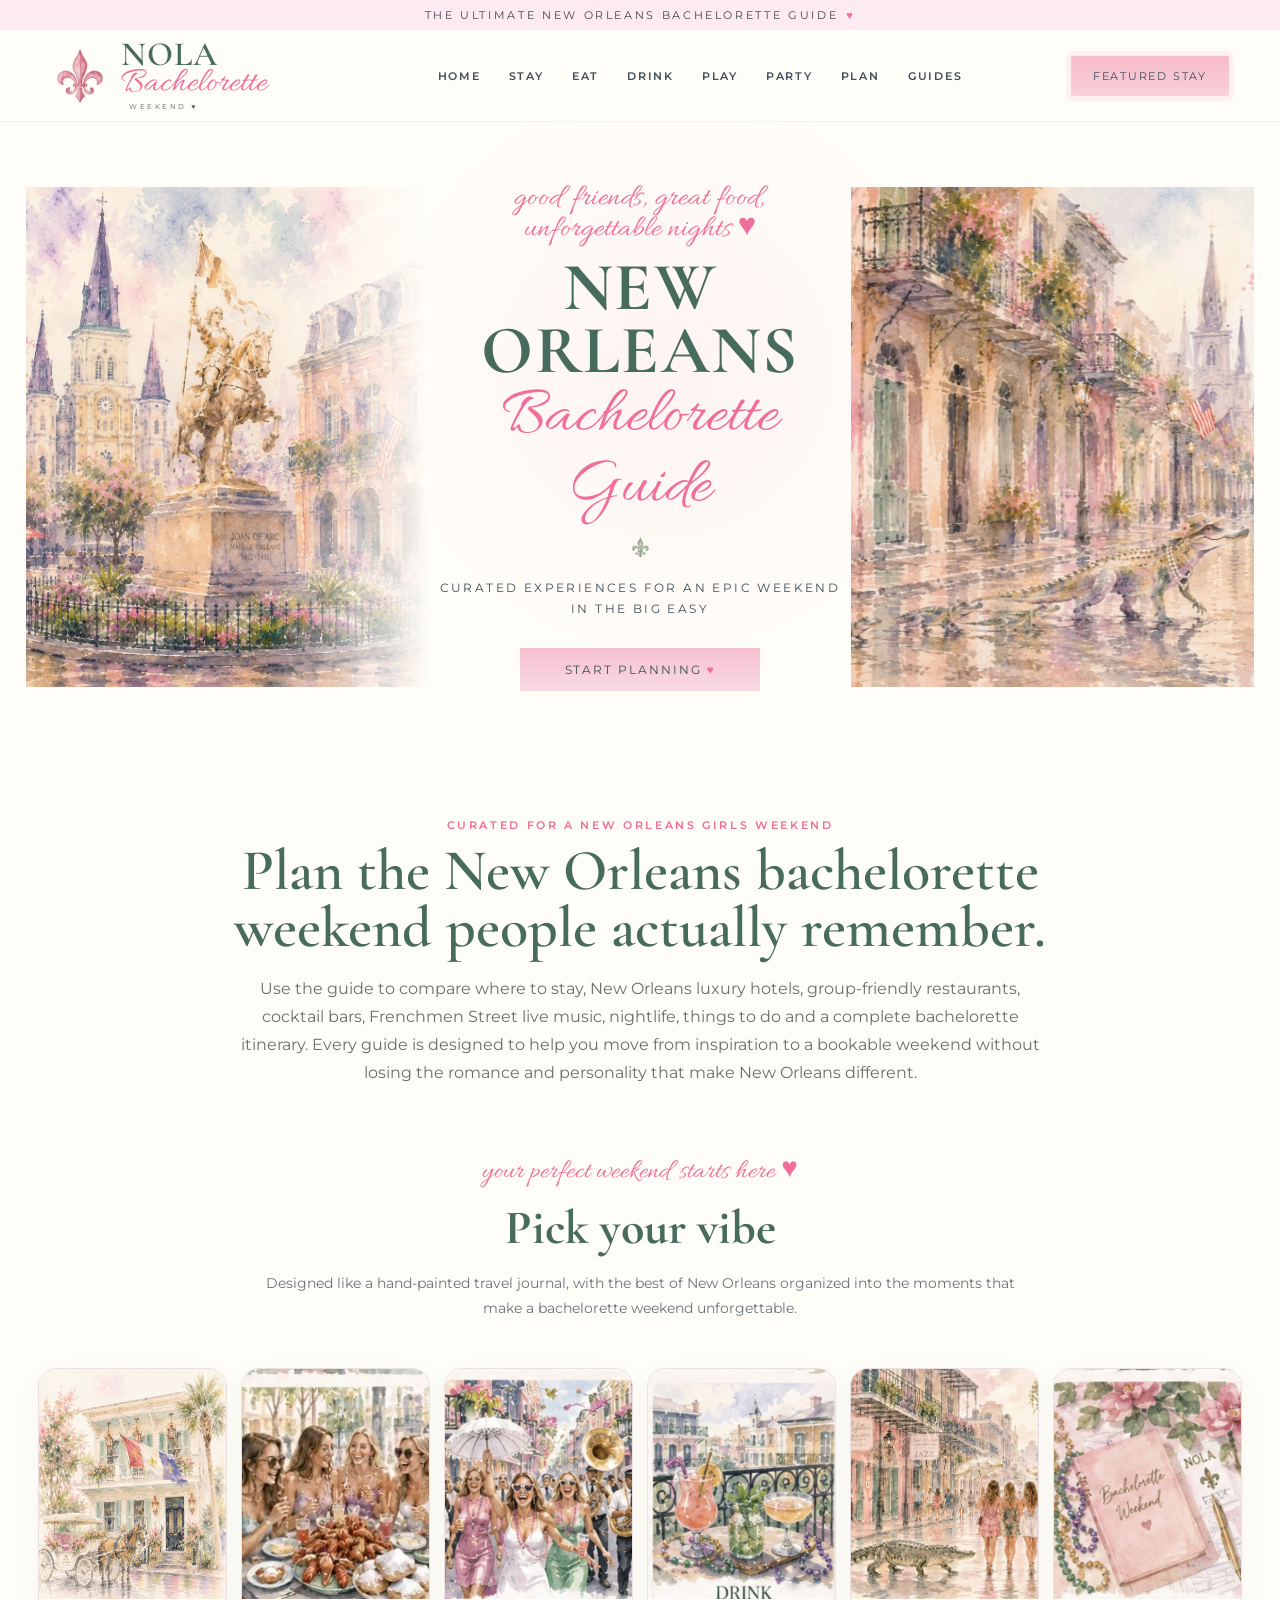
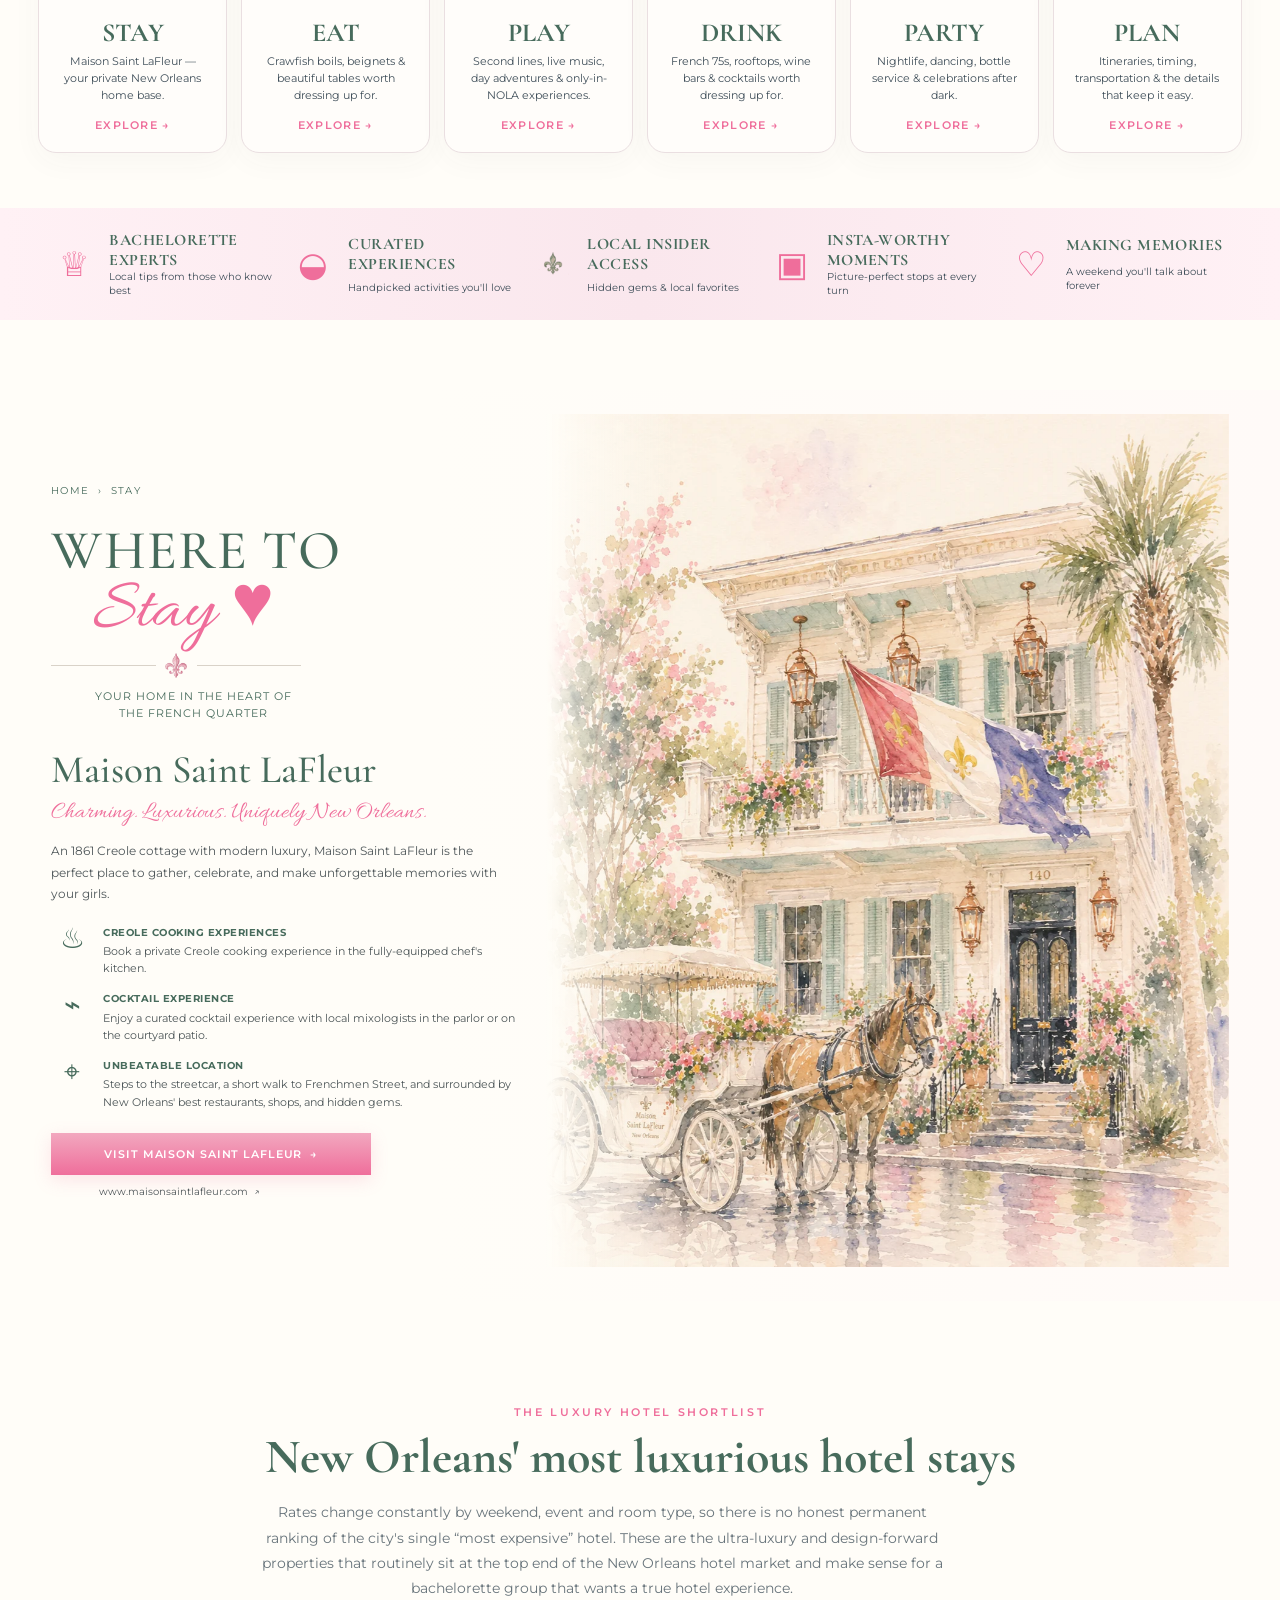
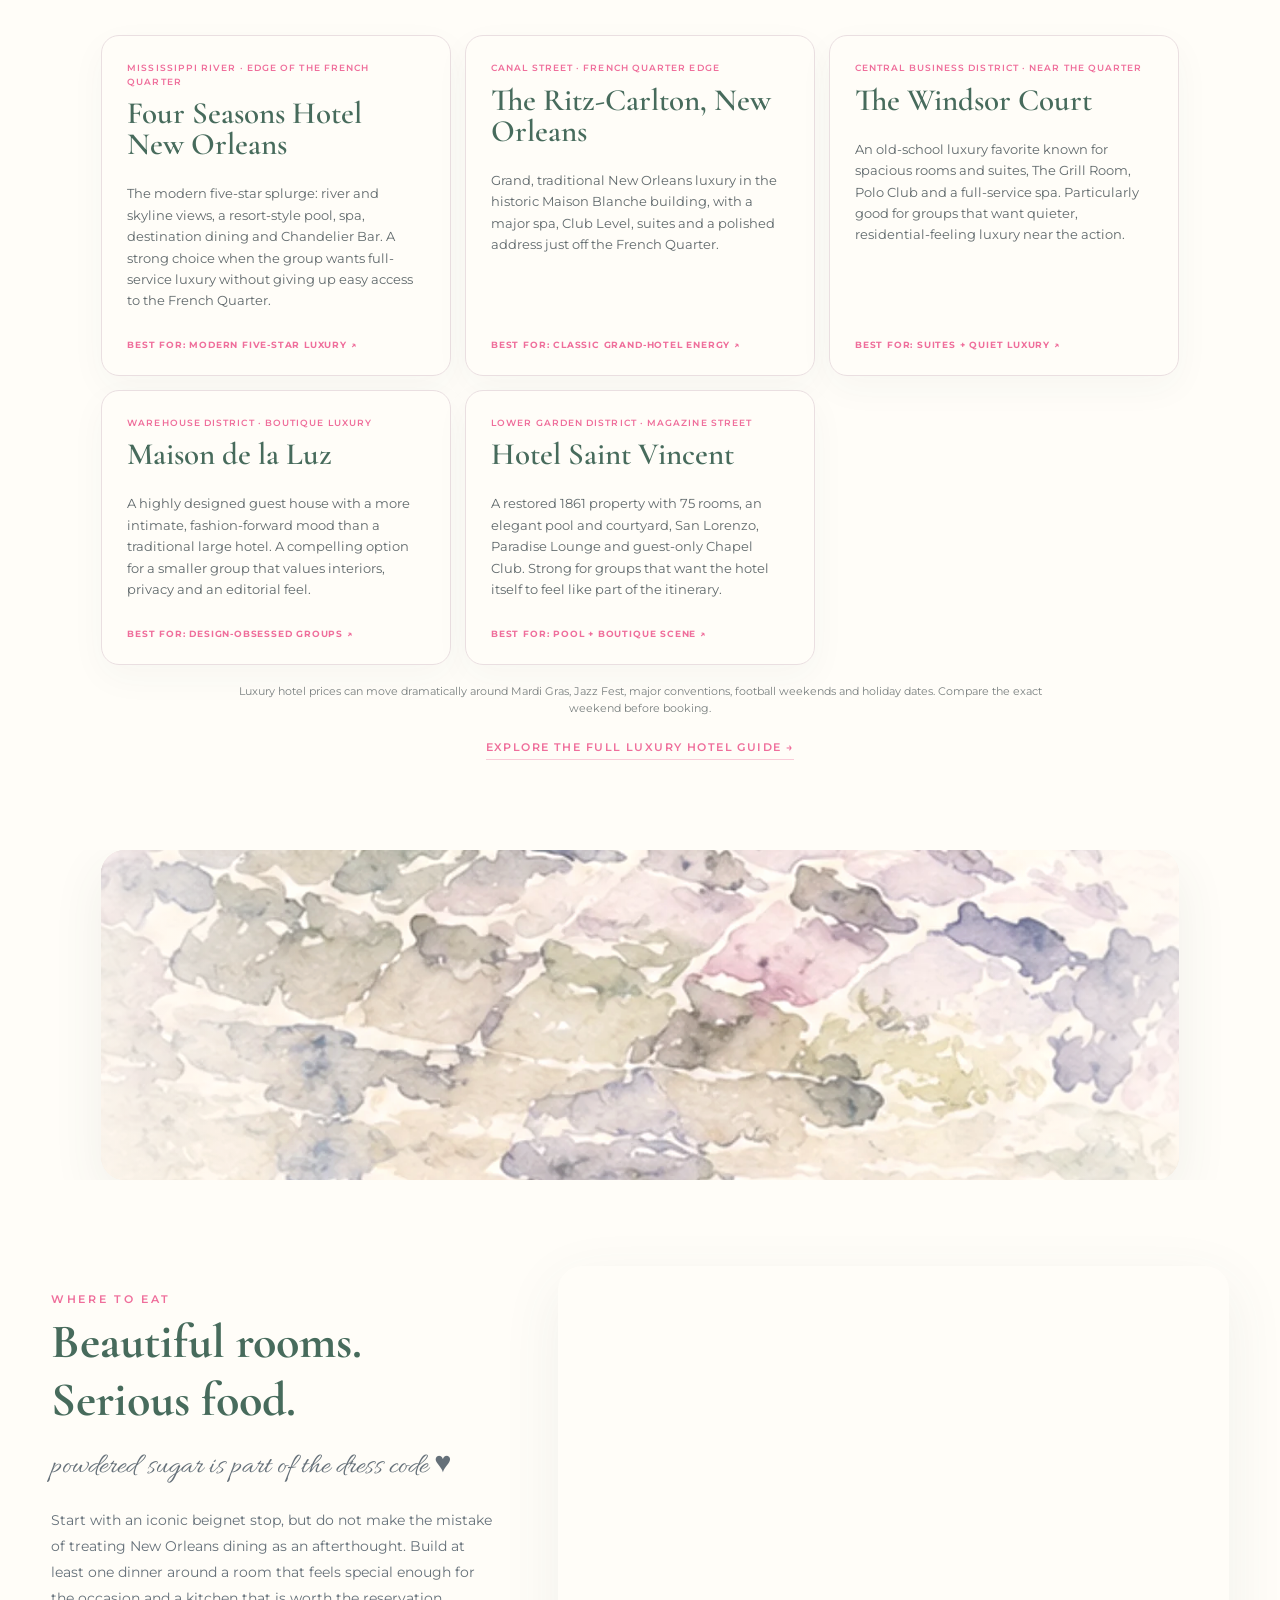
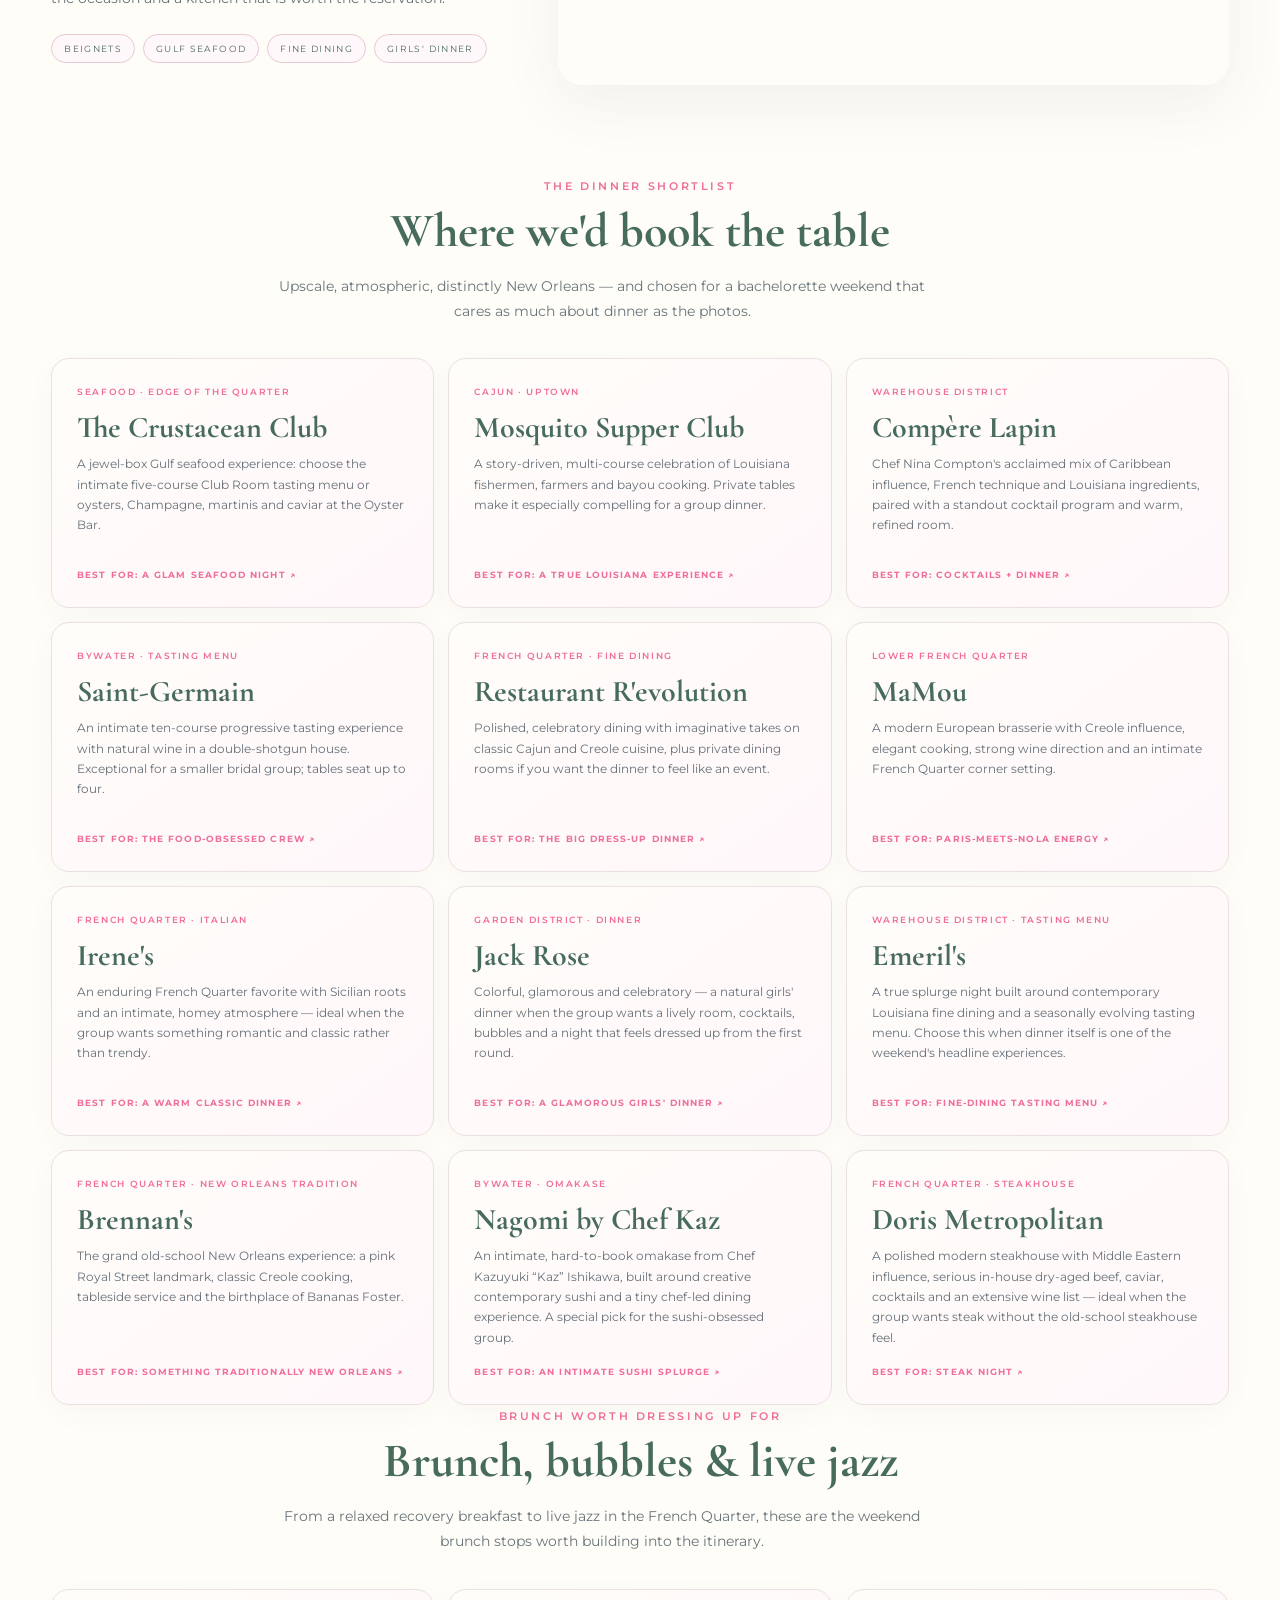
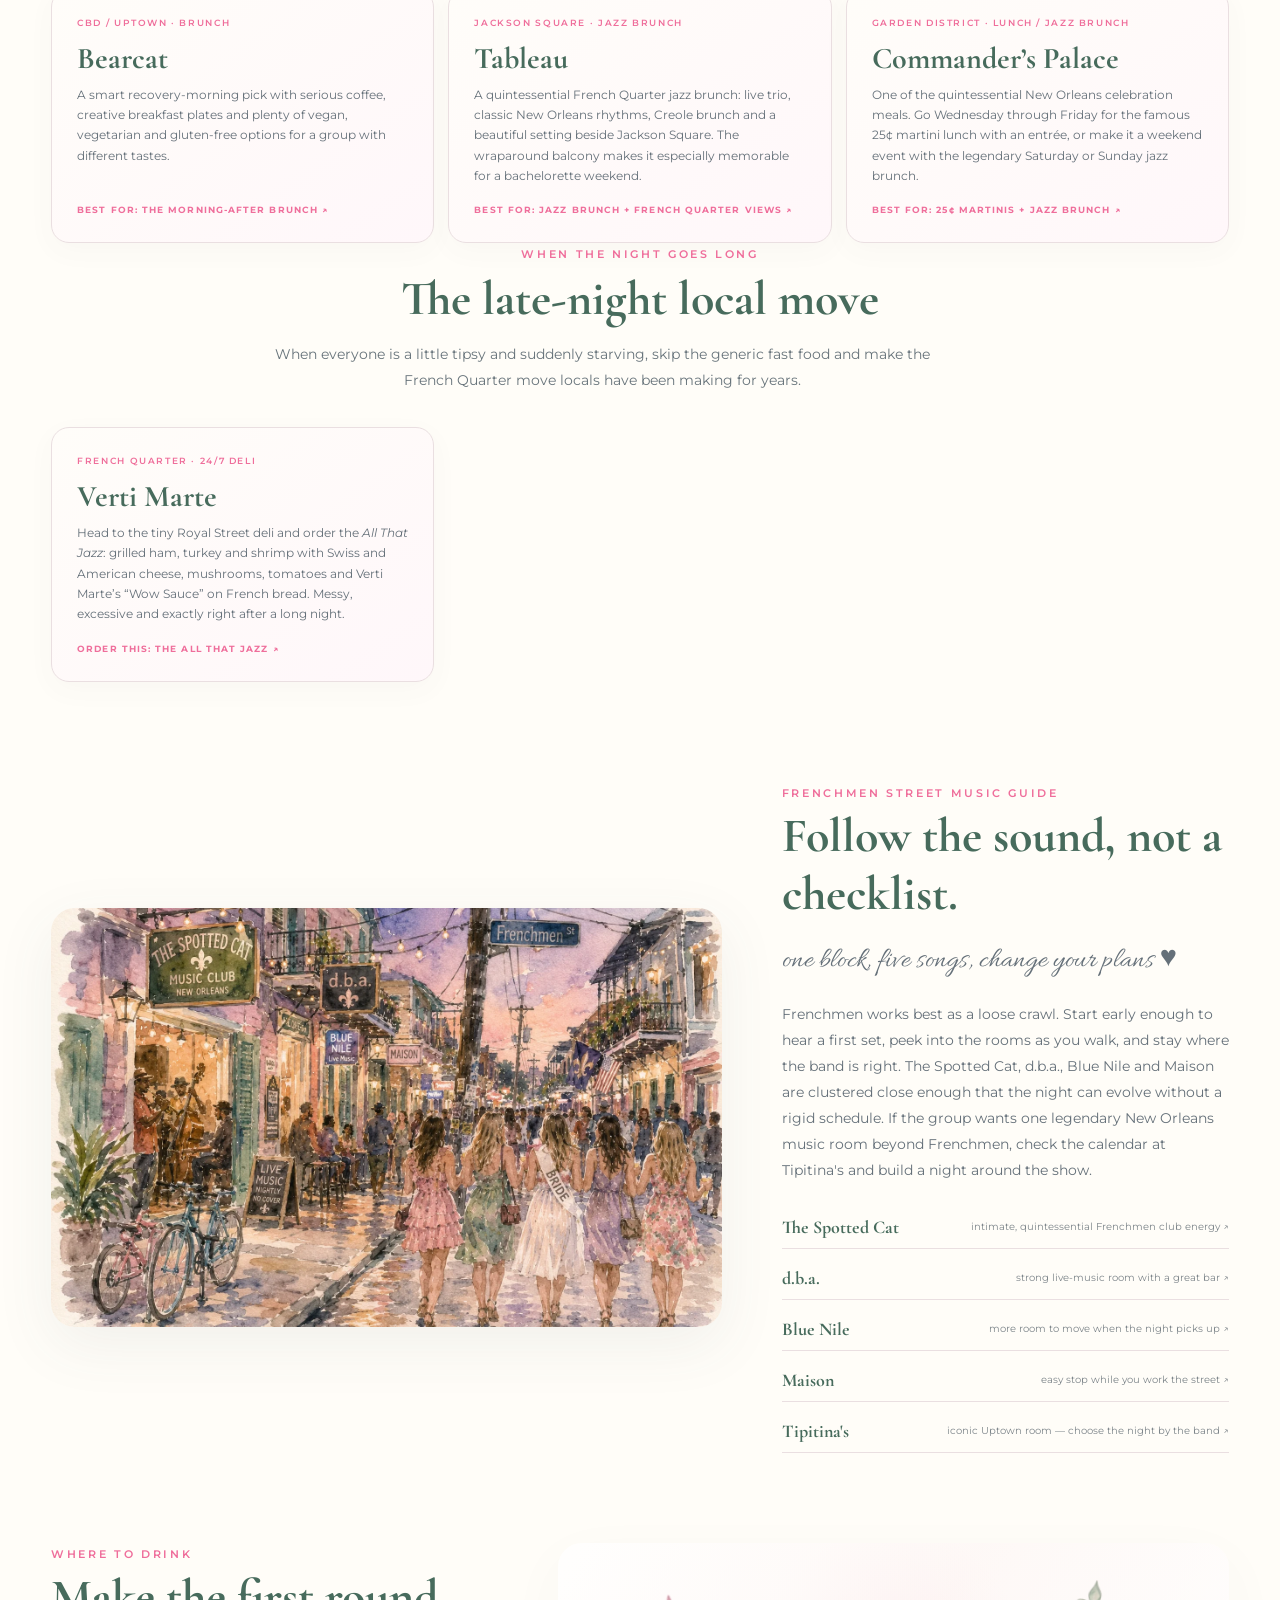
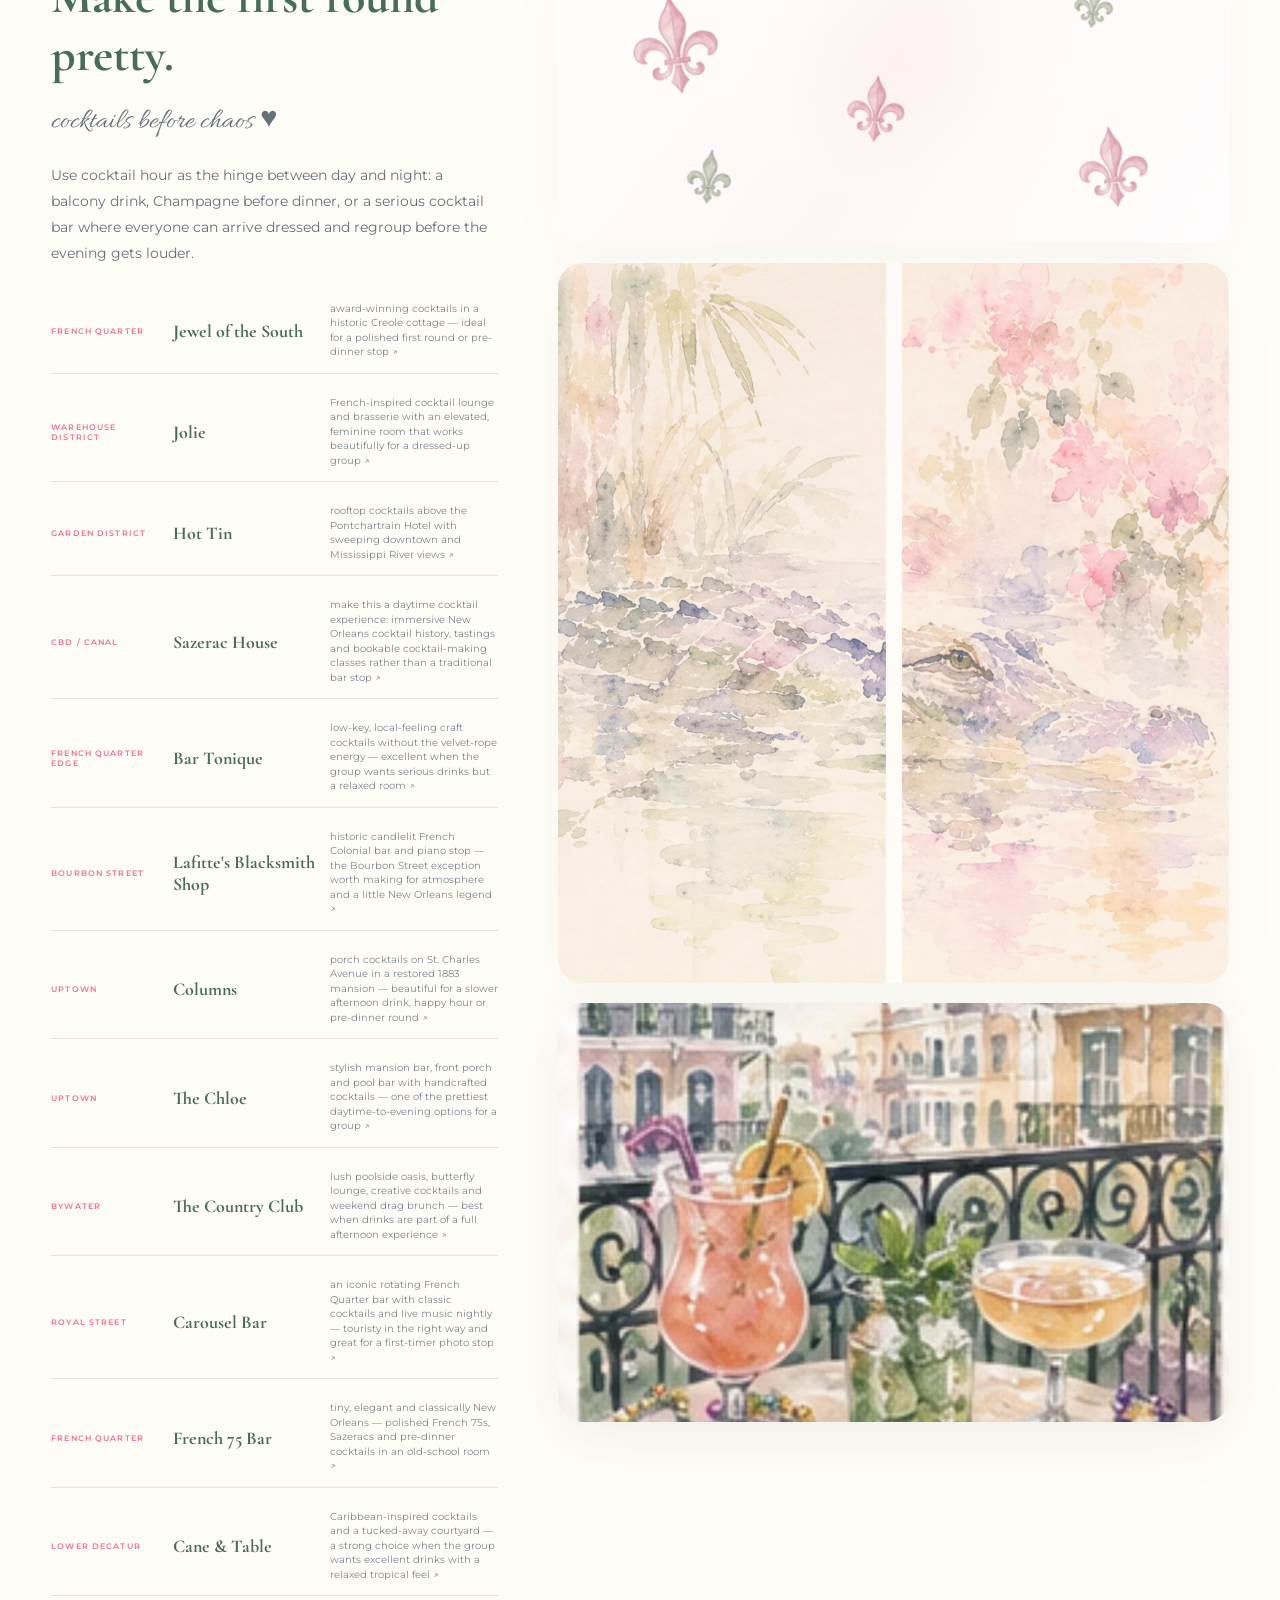
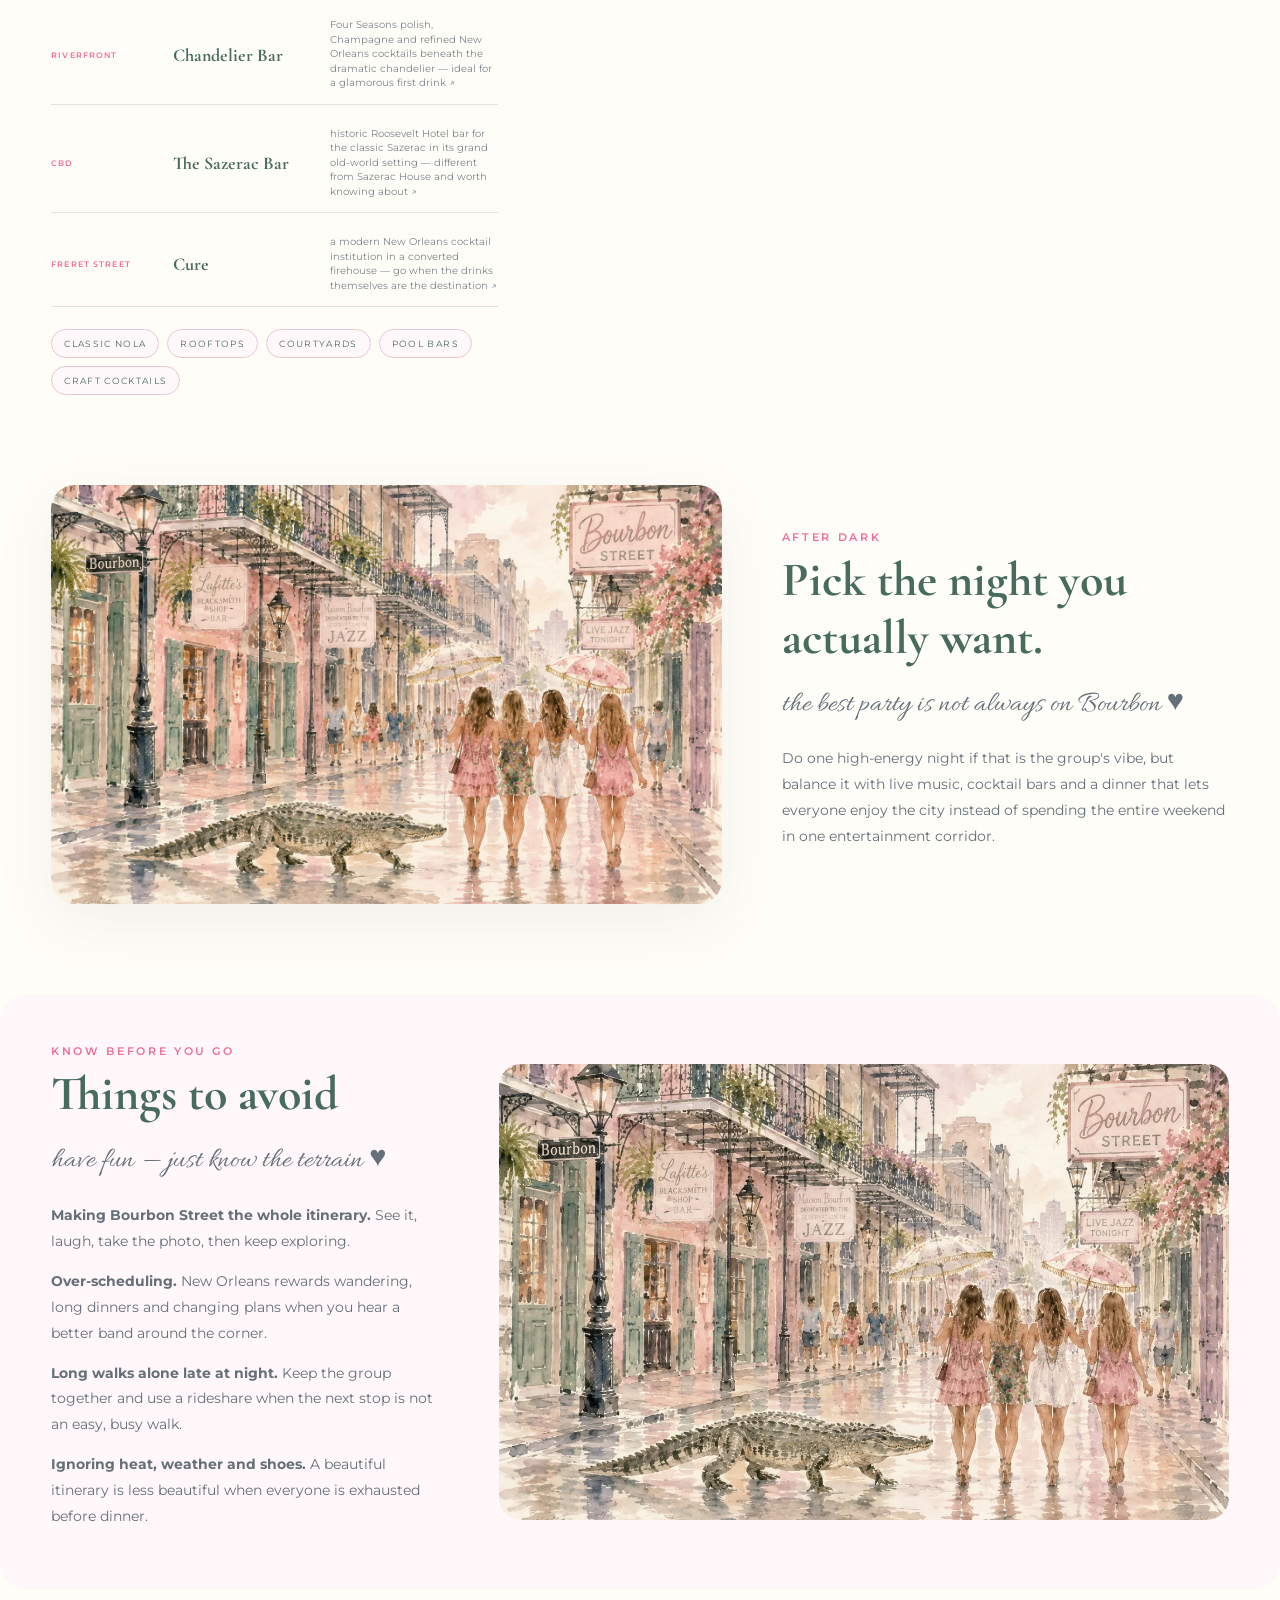
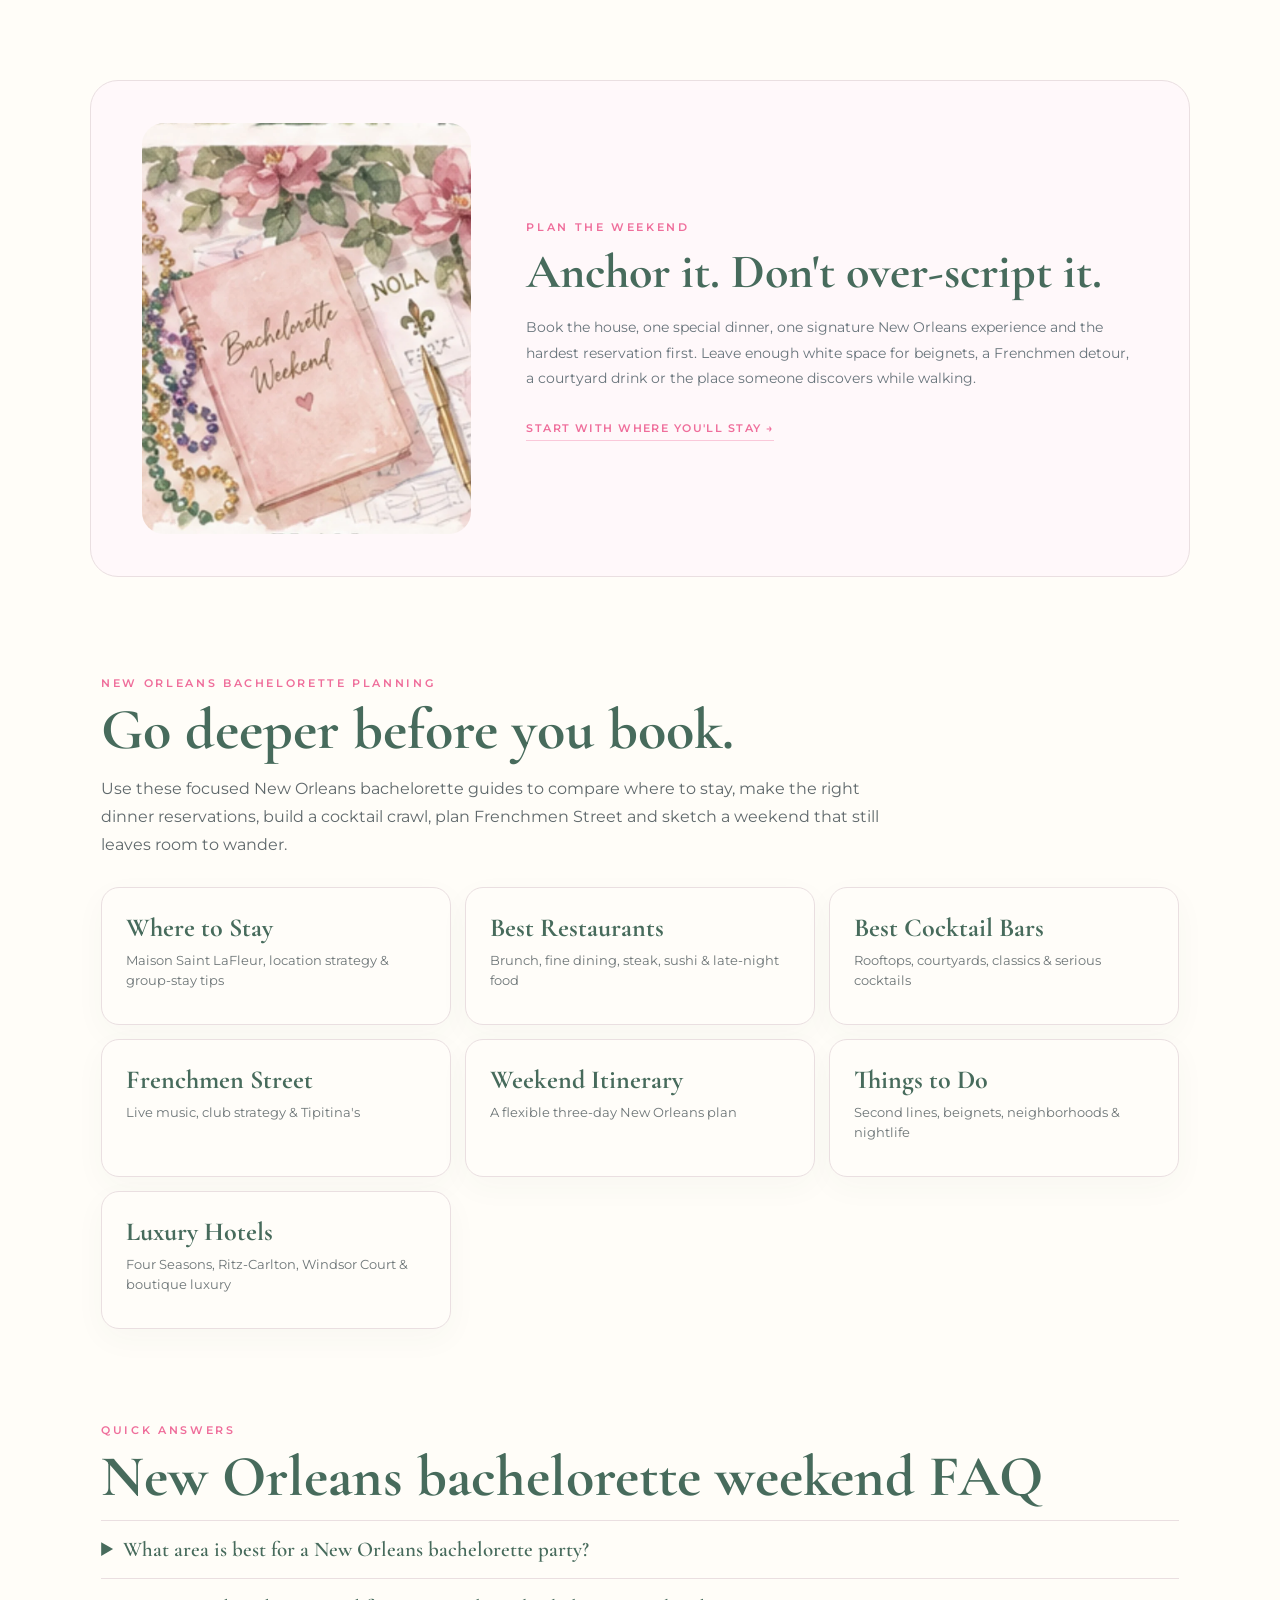
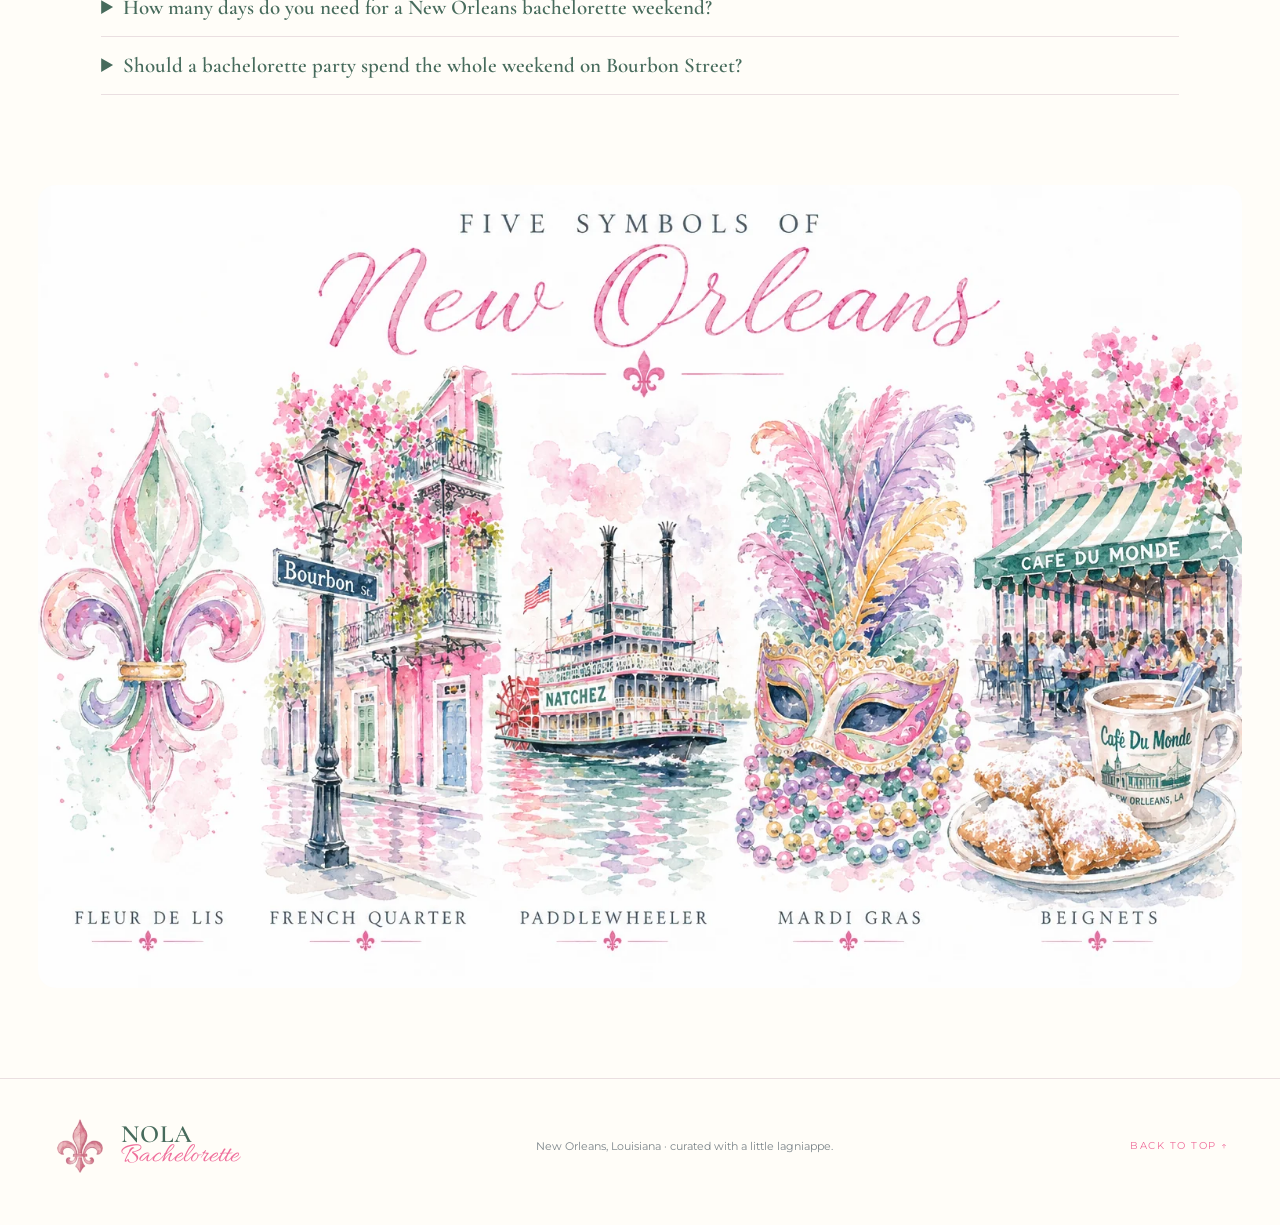
<file: index.html>
<!DOCTYPE html>

<html lang="en-US">
<head>
<meta charset="utf-8"/>
<meta content="width=device-width, initial-scale=1" name="viewport"/>
<title>New Orleans Bachelorette Guide | Stay, Eat, Drink &amp; Party</title>
<link href="https://fonts.googleapis.com" rel="preconnect"/>
<link crossorigin="" href="https://fonts.gstatic.com" rel="preconnect"/>
<link href="https://fonts.googleapis.com/css2?family=Allura&amp;family=Cormorant+Garamond:wght@500;600&amp;family=Montserrat:wght@400;500;600&amp;display=swap" rel="stylesheet"/>
<link href="styles.css" rel="stylesheet"/>
<meta content="Plan a stylish New Orleans bachelorette weekend with curated luxury hotels, group stays, restaurants, cocktail bars, Frenchmen Street live music, nightlife, beignets and local tips." name="description"/><meta content="index,follow,max-image-preview:large,max-snippet:-1,max-video-preview:-1" name="robots"/><meta content="index,follow,max-image-preview:large,max-snippet:-1" name="googlebot"/><meta content="#fffaf8" name="theme-color"/><link href="https://www.theneworleansbachelorette.com/" rel="canonical"/><meta content="website" property="og:type"/><meta content="The New Orleans Bachelorette Guide" property="og:site_name"/><meta content="New Orleans Bachelorette Guide | The Ultimate NOLA Weekend" property="og:title"/><meta content="Where to stay—from Maison Saint LaFleur to New Orleans luxury hotels—plus restaurants, cocktails, live music and a complete bachelorette weekend guide." property="og:description"/><meta content="https://www.theneworleansbachelorette.com/" property="og:url"/><meta content="https://www.theneworleansbachelorette.com/assets/hero-alligator-family.webp" property="og:image"/><meta content="Watercolor New Orleans bachelorette guide with a pearl-wearing alligator in the French Quarter" property="og:image:alt"/><meta content="summary_large_image" name="twitter:card"/><meta content="New Orleans Bachelorette Guide" name="twitter:title"/><meta content="A curated New Orleans bachelorette weekend guide to stays, restaurants, cocktail bars, live music and nightlife." name="twitter:description"/><meta content="https://www.theneworleansbachelorette.com/assets/hero-alligator-family.webp" name="twitter:image"/><link href="assets/fleur-pink.webp" rel="icon" type="image/webp"/><link href="/site.webmanifest" rel="manifest"/><script type="application/ld+json">{"@context": "https://schema.org", "@graph": [{"@type": "WebSite", "@id": "https://www.theneworleansbachelorette.com/#website", "url": "https://www.theneworleansbachelorette.com/", "name": "The New Orleans Bachelorette Guide", "alternateName": ["New Orleans Bachelorette Guide", "NOLA Bachelorette Weekend"], "inLanguage": "en-US", "description": "A curated New Orleans bachelorette weekend guide."}, {"@type": "WebPage", "@id": "https://www.theneworleansbachelorette.com/#webpage", "url": "https://www.theneworleansbachelorette.com/", "name": "New Orleans Bachelorette Guide | Stay, Eat, Drink & Party", "isPartOf": {"@id": "https://www.theneworleansbachelorette.com/#website"}, "description": "Plan a stylish New Orleans bachelorette weekend with curated stays, restaurants, cocktail bars, live music, nightlife and local tips.", "about": [{"@type": "City", "name": "New Orleans"}, {"@type": "Thing", "name": "Bachelorette party"}, {"@type": "Thing", "name": "Girls weekend"}], "primaryImageOfPage": {"@type": "ImageObject", "url": "https://www.theneworleansbachelorette.com/assets/hero-alligator-family.webp"}, "inLanguage": "en-US"}, {"@type": "ItemList", "name": "New Orleans Bachelorette Planning Guides", "itemListElement": [{"@type": "ListItem", "position": 1, "name": "Where to Stay for a New Orleans Bachelorette Party", "url": "https://www.theneworleansbachelorette.com/where-to-stay-new-orleans-bachelorette"}, {"@type": "ListItem", "position": 2, "name": "Best Restaurants for a New Orleans Bachelorette Party", "url": "https://www.theneworleansbachelorette.com/best-restaurants-new-orleans-bachelorette"}, {"@type": "ListItem", "position": 3, "name": "Best Cocktail Bars for a New Orleans Bachelorette Party", "url": "https://www.theneworleansbachelorette.com/best-bars-new-orleans-bachelorette"}, {"@type": "ListItem", "position": 4, "name": "Frenchmen Street Live Music Guide", "url": "https://www.theneworleansbachelorette.com/frenchmen-street-live-music-guide"}, {"@type": "ListItem", "position": 5, "name": "New Orleans Bachelorette Weekend Itinerary", "url": "https://www.theneworleansbachelorette.com/new-orleans-bachelorette-itinerary"}, {"@type": "ListItem", "position": 6, "name": "Things to Do on a New Orleans Bachelorette Trip", "url": "https://www.theneworleansbachelorette.com/things-to-do-new-orleans-bachelorette"}, {"@type": "ListItem", "position": 7, "name": "Best Luxury Hotels in New Orleans for a Bachelorette Weekend", "url": "https://www.theneworleansbachelorette.com/luxury-hotels-new-orleans-bachelorette"}]}]}</script><meta content="strict-origin-when-cross-origin" name="referrer"/><meta content="telephone=no" name="format-detection"/><meta content="light" name="color-scheme"/><script type="application/ld+json">{"@context": "https://schema.org", "@graph": [{"@type": "Organization", "@id": "https://www.theneworleansbachelorette.com/#organization", "name": "The New Orleans Bachelorette Guide", "url": "https://www.theneworleansbachelorette.com/"}, {"@type": "SiteNavigationElement", "name": ["Where to Stay", "Restaurants", "Cocktail Bars", "Live Music", "Itinerary", "Things to Do", "Luxury Hotels"], "url": ["https://www.theneworleansbachelorette.com/where-to-stay-new-orleans-bachelorette", "https://www.theneworleansbachelorette.com/best-restaurants-new-orleans-bachelorette", "https://www.theneworleansbachelorette.com/best-bars-new-orleans-bachelorette", "https://www.theneworleansbachelorette.com/frenchmen-street-live-music-guide", "https://www.theneworleansbachelorette.com/new-orleans-bachelorette-itinerary", "https://www.theneworleansbachelorette.com/things-to-do-new-orleans-bachelorette", "https://www.theneworleansbachelorette.com/luxury-hotels-new-orleans-bachelorette"]}]}</script></head>
<body><a class="skip-link" href="#main-content">Skip to content</a>
<div class="announcement">THE ULTIMATE NEW ORLEANS BACHELORETTE GUIDE <span>♥</span></div>
<header class="site-header">
<a aria-label="NOLA Bachelorette home" class="brand" href="#home">
<span aria-hidden="true" class="brand-mark"><img alt="" decoding="async" height="175" loading="lazy" src="assets/fleur-pink.webp" width="151"/></span>
<span class="brand-copy"><b>NOLA</b><em>Bachelorette</em><small>WEEKEND ♥</small></span>
</a>
<button aria-controls="primary-nav" aria-expanded="false" aria-label="Toggle menu" class="menu-toggle" type="button">☰</button>
<nav aria-label="Primary navigation" class="nav" id="primary-nav">
<a href="#home">HOME</a>
<a href="#stay">STAY</a>
<a href="#eat">EAT</a>
<a href="#drink">DRINK</a>
<a href="#play">PLAY</a>
<a href="#party">PARTY</a>
<a href="#plan">PLAN</a>
<a href="#guides">GUIDES</a>
</nav>
<a class="contact-btn" href="https://www.maisonsaintlafleur.com/" rel="noopener noreferrer" target="_blank">FEATURED STAY</a>
</header>
<main id="main-content">
<section class="hero" id="home">
<div class="hero-art hero-left"><img alt="Pastel watercolor Joan of Arc in the French Quarter" decoding="async" fetchpriority="high" height="1060" loading="eager" src="assets/hero-joan-of-arc.webp" width="1484"/></div>
<div class="hero-copy">
<p class="script-kicker">good friends, great food,<br/>unforgettable nights ♥</p>
<h1>NEW ORLEANS</h1>
<div class="hero-script">Bachelorette Guide</div>
<div aria-hidden="true" class="mini-fleur"><img alt="" decoding="async" height="326" loading="lazy" src="assets/fleur-green.webp" width="359"/></div>
<p class="hero-sub">CURATED EXPERIENCES FOR AN EPIC WEEKEND<br/>IN THE BIG EASY</p>
<a class="brush-button" href="#plan">START PLANNING <span>♥</span></a>
</div>
<div class="hero-art hero-right gator-stage"><img alt="Pastel watercolor alligator in pearls and hat with baby alligators in the French Quarter" class="gator-watercolor" decoding="async" fetchpriority="high" height="1122" loading="eager" src="assets/hero-alligator-family.webp" width="1402"/></div>
</section><section aria-labelledby="editorial-seo-title" class="editorial-seo-intro" id="editorial-seo-intro"><span class="eyebrow">CURATED FOR A NEW ORLEANS GIRLS WEEKEND</span><h2 id="editorial-seo-title">Plan the New Orleans bachelorette weekend people actually remember.</h2><p>Use the guide to compare where to stay, New Orleans luxury hotels, group-friendly restaurants, cocktail bars, Frenchmen Street live music, nightlife, things to do and a complete bachelorette itinerary. Every guide is designed to help you move from inspiration to a bookable weekend without losing the romance and personality that make New Orleans different.</p></section>
<section class="intro">
<p class="script-kicker">your perfect weekend starts here ♥</p>
<h2>Pick your vibe</h2>
<p>Designed like a hand-painted travel journal, with the best of New Orleans organized into the moments that make a bachelorette weekend unforgettable.</p>
</section>
<section aria-label="Bachelorette guide categories" class="category-grid">
<article class="category-card" id="stay">
<div class="category-image"><img alt="Watercolor Maison Saint LaFleur with horse-drawn carriage" decoding="async" height="1402" loading="lazy" src="assets/maison-saint-lafleur-carriage.webp" width="1122"/></div>
<h3>STAY</h3>
<p>Maison Saint LaFleur — your private New Orleans home base.</p>
<a aria-label="Explore stay guide" href="/where-to-stay-new-orleans-bachelorette">EXPLORE →</a>
</article>
<article class="category-card" id="eat">
<div class="category-image"><img alt="Watercolor bachelorette brunch with crawfish and beignets" decoding="async" height="228" loading="lazy" src="assets/eat-card.webp" width="243"/></div>
<h3>EAT</h3>
<p>Crawfish boils, beignets &amp; beautiful tables worth dressing up for.</p>
<a aria-label="Explore eat guide" href="/best-restaurants-new-orleans-bachelorette">EXPLORE →</a>
</article>
<article class="category-card" id="play">
<div class="category-image"><img alt="Watercolor New Orleans second line celebration" decoding="async" height="1197" loading="lazy" src="assets/play-card.webp" width="1050"/></div>
<h3>PLAY</h3>
<p>Second lines, live music, day adventures &amp; only-in-NOLA experiences.</p>
<a aria-label="Explore play guide" href="/frenchmen-street-live-music-guide">EXPLORE →</a>
</article>
<article class="category-card" id="drink">
<div class="category-image"><img alt="Watercolor cocktails on a New Orleans balcony" decoding="async" height="1085" loading="lazy" src="assets/drink-card.webp" width="894"/></div>
<h3>DRINK</h3>
<p>French 75s, rooftops, wine bars &amp; cocktails worth dressing up for.</p>
<a aria-label="Explore drink guide" href="/best-bars-new-orleans-bachelorette">EXPLORE →</a>
</article>
<article class="category-card" id="party">
<div class="category-image"><img alt="Watercolor New Orleans bachelorette nightlife scene" decoding="async" height="1024" loading="lazy" src="assets/party.webp" width="1536"/></div>
<h3>PARTY</h3>
<p>Nightlife, dancing, bottle service &amp; celebrations after dark.</p>
<a aria-label="Explore party guide" href="/things-to-do-new-orleans-bachelorette">EXPLORE →</a>
</article>
<article class="category-card" id="plan">
<div class="category-image"><img alt="Watercolor bachelorette weekend itinerary with Mardi Gras beads" decoding="async" height="992" loading="lazy" src="assets/plan-card.webp" width="961"/></div>
<h3>PLAN</h3>
<p>Itineraries, timing, transportation &amp; the details that keep it easy.</p>
<a aria-label="Explore plan guide" href="/new-orleans-bachelorette-itinerary">EXPLORE →</a>
</article>
</section>
<section aria-label="Why use this guide" class="feature-strip">
<div><span>♕</span><b>BACHELORETTE EXPERTS</b><small>Local tips from those who know best</small></div>
<div><span>◒</span><b>CURATED EXPERIENCES</b><small>Handpicked activities you'll love</small></div>
<div><span class="feature-fleur"><img alt="" decoding="async" height="326" loading="lazy" src="assets/fleur-green.webp" width="359"/></span><b>LOCAL INSIDER ACCESS</b><small>Hidden gems &amp; local favorites</small></div>
<div><span>▣</span><b>INSTA-WORTHY MOMENTS</b><small>Picture-perfect stops at every turn</small></div>
<div><span>♡</span><b>MAKING MEMORIES</b><small>A weekend you'll talk about forever</small></div>
</section>
<section aria-labelledby="stay-title" class="maison-stay" id="stay-guide">
<div class="maison-copy">
<span class="stay-breadcrumb">HOME  ›  STAY</span>
<h2 id="stay-title"><span>WHERE TO</span><em>Stay ♥</em></h2>
<div class="stay-rule"><span class="stay-fleur"><img alt="" decoding="async" height="175" loading="lazy" src="assets/fleur-pink.webp" width="151"/></span></div>
<p class="stay-kicker">YOUR HOME IN THE HEART OF<br/>THE FRENCH QUARTER</p>
<h3>Maison Saint LaFleur</h3>
<p class="stay-script">Charming. Luxurious. Uniquely New Orleans.</p>
<p class="stay-intro">An 1861 Creole cottage with modern luxury, Maison Saint LaFleur is the perfect place to gather, celebrate, and make unforgettable memories with your girls.</p>
<div class="stay-benefits">
<div><span class="stay-icon">♨</span><p><b>CREOLE COOKING EXPERIENCES</b>Book a private Creole cooking experience in the fully-equipped chef's kitchen.</p></div>
<div><span class="stay-icon">⌁</span><p><b>COCKTAIL EXPERIENCE</b>Enjoy a curated cocktail experience with local mixologists in the parlor or on the courtyard patio.</p></div>
<div><span class="stay-icon">⌖</span><p><b>UNBEATABLE LOCATION</b>Steps to the streetcar, a short walk to Frenchmen Street, and surrounded by New Orleans' best restaurants, shops, and hidden gems.</p></div>
</div>
<a class="maison-button" href="https://www.maisonsaintlafleur.com/" rel="noopener noreferrer" target="_blank">VISIT MAISON SAINT LAFLEUR  →</a>
<a class="maison-url" href="https://www.maisonsaintlafleur.com/" rel="noopener noreferrer" target="_blank">www.maisonsaintlafleur.com  ↗</a>
</div>
<div class="maison-art"><img alt="Watercolor of Maison Saint LaFleur with flowers, a prominent Louisiana flag, and a horse-drawn carriage" decoding="async" height="1402" loading="lazy" src="assets/maison-saint-lafleur-carriage.webp" width="1122"/></div>
</section><section aria-labelledby="luxury-hotels-title" class="luxury-hotels">
<div class="section-heading">
<span class="eyebrow">THE LUXURY HOTEL SHORTLIST</span>
<h2 id="luxury-hotels-title">New Orleans' most luxurious hotel stays</h2>
<p>Rates change constantly by weekend, event and room type, so there is no honest permanent ranking of the city's single “most expensive” hotel. These are the ultra-luxury and design-forward properties that routinely sit at the top end of the New Orleans hotel market and make sense for a bachelorette group that wants a true hotel experience.</p>
</div>
<div class="luxury-hotel-grid"><a class="luxury-hotel-card" href="https://www.fourseasons.com/neworleans/" rel="noopener noreferrer" target="_blank">
<span>MISSISSIPPI RIVER · EDGE OF THE FRENCH QUARTER</span>
<h3>Four Seasons Hotel New Orleans</h3>
<p>The modern five-star splurge: river and skyline views, a resort-style pool, spa, destination dining and Chandelier Bar. A strong choice when the group wants full-service luxury without giving up easy access to the French Quarter.</p>
<b>BEST FOR: MODERN FIVE-STAR LUXURY ↗</b>
</a>
<a class="luxury-hotel-card" href="https://www.ritzcarlton.com/en/hotels/msyrz-the-ritz-carlton-new-orleans/overview/" rel="noopener noreferrer" target="_blank">
<span>CANAL STREET · FRENCH QUARTER EDGE</span>
<h3>The Ritz-Carlton, New Orleans</h3>
<p>Grand, traditional New Orleans luxury in the historic Maison Blanche building, with a major spa, Club Level, suites and a polished address just off the French Quarter.</p>
<b>BEST FOR: CLASSIC GRAND-HOTEL ENERGY ↗</b>
</a>
<a class="luxury-hotel-card" href="https://thewindsorcourt.com/" rel="noopener noreferrer" target="_blank">
<span>CENTRAL BUSINESS DISTRICT · NEAR THE QUARTER</span>
<h3>The Windsor Court</h3>
<p>An old-school luxury favorite known for spacious rooms and suites, The Grill Room, Polo Club and a full-service spa. Particularly good for groups that want quieter, residential-feeling luxury near the action.</p>
<b>BEST FOR: SUITES + QUIET LUXURY ↗</b>
</a>
<a class="luxury-hotel-card" href="https://maisondelaluz.com/" rel="noopener noreferrer" target="_blank">
<span>WAREHOUSE DISTRICT · BOUTIQUE LUXURY</span>
<h3>Maison de la Luz</h3>
<p>A highly designed guest house with a more intimate, fashion-forward mood than a traditional large hotel. A compelling option for a smaller group that values interiors, privacy and an editorial feel.</p>
<b>BEST FOR: DESIGN-OBSESSED GROUPS ↗</b>
</a>
<a class="luxury-hotel-card" href="https://saintvincentnola.com/" rel="noopener noreferrer" target="_blank">
<span>LOWER GARDEN DISTRICT · MAGAZINE STREET</span>
<h3>Hotel Saint Vincent</h3>
<p>A restored 1861 property with 75 rooms, an elegant pool and courtyard, San Lorenzo, Paradise Lounge and guest-only Chapel Club. Strong for groups that want the hotel itself to feel like part of the itinerary.</p>
<b>BEST FOR: POOL + BOUTIQUE SCENE ↗</b>
</a></div>
<p class="hotel-rate-note">Luxury hotel prices can move dramatically around Mardi Gras, Jazz Fest, major conventions, football weekends and holiday dates. Compare the exact weekend before booking.</p>
<a class="primary-link luxury-guide-link" href="/luxury-hotels-new-orleans-bachelorette">EXPLORE THE FULL LUXURY HOTEL GUIDE →</a>
</section><section aria-label="Watercolor alligator swimming through a Louisiana bayou" class="watercolor-gator-swim">
<div aria-hidden="true" class="bayou-water">
<img alt="" class="bayou-backdrop" decoding="async" height="2048" loading="lazy" src="assets/watercolor-bayou-water.webp" width="896"/>
<div class="gator-swim-track">
<img alt="Pastel watercolor alligator visibly swimming through Louisiana bayou water" class="swimming-gator" decoding="async" height="691" loading="lazy" src="assets/swimming-alligator-crop.webp" width="707"/>
<span class="gator-ripple ripple-one"></span>
<span class="gator-ripple ripple-two"></span>
</div>
</div>
</section>
<section class="editorial-section reverse eat-lead" id="eat-guide">
<div class="editorial-image"><img alt="Watercolor Cafe du Monde with beignets in the foreground" decoding="async" height="1024" loading="lazy" src="assets/cafe-du-monde-watercolor.webp" width="1536"/></div>
<div class="editorial-copy">
<span class="eyebrow">WHERE TO EAT</span>
<h2>Beautiful rooms. Serious food.</h2>
<p class="script-kicker">powdered sugar is part of the dress code ♥</p>
<p>Start with an iconic beignet stop, but do not make the mistake of treating New Orleans dining as an afterthought. Build at least one dinner around a room that feels special enough for the occasion and a kitchen that is worth the reservation.</p>
<div class="pill-row"><span>BEIGNETS</span><span>GULF SEAFOOD</span><span>FINE DINING</span><span>GIRLS' DINNER</span></div>
</div>
</section>
<section aria-labelledby="restaurant-title" class="recommendations">
<div class="section-heading">
<span class="eyebrow">THE DINNER SHORTLIST</span>
<h2 id="restaurant-title">Where we'd book the table</h2>
<p>Upscale, atmospheric, distinctly New Orleans — and chosen for a bachelorette weekend that cares as much about dinner as the photos.</p>
</div>
<div class="restaurant-grid">
<a class="restaurant-card" href="https://www.thecrustaceanclub.com/" rel="noopener noreferrer" target="_blank">
<span class="restaurant-tag">SEAFOOD · EDGE OF THE QUARTER</span><h3>The Crustacean Club</h3>
<p>A jewel-box Gulf seafood experience: choose the intimate five-course Club Room tasting menu or oysters, Champagne, martinis and caviar at the Oyster Bar.</p><b>BEST FOR: A GLAM SEAFOOD NIGHT ↗</b>
</a>
<a class="restaurant-card" href="https://www.mosquitosupperclub.com/" rel="noopener noreferrer" target="_blank">
<span class="restaurant-tag">CAJUN · UPTOWN</span><h3>Mosquito Supper Club</h3>
<p>A story-driven, multi-course celebration of Louisiana fishermen, farmers and bayou cooking. Private tables make it especially compelling for a group dinner.</p><b>BEST FOR: A TRUE LOUISIANA EXPERIENCE ↗</b>
</a>
<a class="restaurant-card" href="https://www.comperelapin.com/" rel="noopener noreferrer" target="_blank">
<span class="restaurant-tag">WAREHOUSE DISTRICT</span><h3>Compère Lapin</h3>
<p>Chef Nina Compton's acclaimed mix of Caribbean influence, French technique and Louisiana ingredients, paired with a standout cocktail program and warm, refined room.</p><b>BEST FOR: COCKTAILS + DINNER ↗</b>
</a>
<a class="restaurant-card" href="https://saintgermainnola.com/" rel="noopener noreferrer" target="_blank">
<span class="restaurant-tag">BYWATER · TASTING MENU</span><h3>Saint-Germain</h3>
<p>An intimate ten-course progressive tasting experience with natural wine in a double-shotgun house. Exceptional for a smaller bridal group; tables seat up to four.</p><b>BEST FOR: THE FOOD-OBSESSED CREW ↗</b>
</a>
<a class="restaurant-card" href="https://www.revolutionnola.com/" rel="noopener noreferrer" target="_blank">
<span class="restaurant-tag">FRENCH QUARTER · FINE DINING</span><h3>Restaurant R'evolution</h3>
<p>Polished, celebratory dining with imaginative takes on classic Cajun and Creole cuisine, plus private dining rooms if you want the dinner to feel like an event.</p><b>BEST FOR: THE BIG DRESS-UP DINNER ↗</b>
</a>
<a class="restaurant-card" href="https://www.mamounola.com/" rel="noopener noreferrer" target="_blank">
<span class="restaurant-tag">LOWER FRENCH QUARTER</span><h3>MaMou</h3>
<p>A modern European brasserie with Creole influence, elegant cooking, strong wine direction and an intimate French Quarter corner setting.</p><b>BEST FOR: PARIS-MEETS-NOLA ENERGY ↗</b>
</a>
<a class="restaurant-card" href="https://irenesnola.com/" rel="noopener noreferrer" target="_blank">
<span class="restaurant-tag">FRENCH QUARTER · ITALIAN</span><h3>Irene's</h3>
<p>An enduring French Quarter favorite with Sicilian roots and an intimate, homey atmosphere — ideal when the group wants something romantic and classic rather than trendy.</p><b>BEST FOR: A WARM CLASSIC DINNER ↗</b>
</a>
<a class="restaurant-card" href="https://www.jackroserestaurant.com/" rel="noopener noreferrer" target="_blank">
<span class="restaurant-tag">GARDEN DISTRICT · DINNER</span><h3>Jack Rose</h3>
<p>Colorful, glamorous and celebratory — a natural girls' dinner when the group wants a lively room, cocktails, bubbles and a night that feels dressed up from the first round.</p><b>BEST FOR: A GLAMOROUS GIRLS' DINNER ↗</b>
</a>
<a class="restaurant-card" href="https://emerilsrestaurant.com/" rel="noopener noreferrer" target="_blank">
<span class="restaurant-tag">WAREHOUSE DISTRICT · TASTING MENU</span><h3>Emeril's</h3>
<p>A true splurge night built around contemporary Louisiana fine dining and a seasonally evolving tasting menu. Choose this when dinner itself is one of the weekend's headline experiences.</p><b>BEST FOR: FINE-DINING TASTING MENU ↗</b>
</a>
<a class="restaurant-card" href="https://www.brennansneworleans.com/" rel="noopener noreferrer" target="_blank">
<span class="restaurant-tag">FRENCH QUARTER · NEW ORLEANS TRADITION</span><h3>Brennan's</h3>
<p>The grand old-school New Orleans experience: a pink Royal Street landmark, classic Creole cooking, tableside service and the birthplace of Bananas Foster.</p><b>BEST FOR: SOMETHING TRADITIONALLY NEW ORLEANS ↗</b>
</a>
<a class="restaurant-card" href="https://www.facebook.com/nagominola/" rel="noopener noreferrer" target="_blank">
<span class="restaurant-tag">BYWATER · OMAKASE</span><h3>Nagomi by Chef Kaz</h3>
<p>An intimate, hard-to-book omakase from Chef Kazuyuki “Kaz” Ishikawa, built around creative contemporary sushi and a tiny chef-led dining experience. A special pick for the sushi-obsessed group.</p><b>BEST FOR: AN INTIMATE SUSHI SPLURGE ↗</b>
</a>
<a class="restaurant-card" href="https://dorismetropolitan.com/new-orleans" rel="noopener noreferrer" target="_blank">
<span class="restaurant-tag">FRENCH QUARTER · STEAKHOUSE</span><h3>Doris Metropolitan</h3>
<p>A polished modern steakhouse with Middle Eastern influence, serious in-house dry-aged beef, caviar, cocktails and an extensive wine list — ideal when the group wants steak without the old-school steakhouse feel.</p><b>BEST FOR: STEAK NIGHT ↗</b>
</a>
</div>
<div class="section-heading brunch-heading">
<span class="eyebrow">BRUNCH WORTH DRESSING UP FOR</span>
<h2>Brunch, bubbles &amp; live jazz</h2>
<p>From a relaxed recovery breakfast to live jazz in the French Quarter, these are the weekend brunch stops worth building into the itinerary.</p>
</div>
<div class="restaurant-grid brunch-grid">
<a class="restaurant-card" href="https://bearcatcafe.com/" rel="noopener noreferrer" target="_blank">
<span class="restaurant-tag">CBD / UPTOWN · BRUNCH</span><h3>Bearcat</h3>
<p>A smart recovery-morning pick with serious coffee, creative breakfast plates and plenty of vegan, vegetarian and gluten-free options for a group with different tastes.</p><b>BEST FOR: THE MORNING-AFTER BRUNCH ↗</b>
</a>
<a class="restaurant-card" href="https://www.tableaufrenchquarter.com/event/bottomless-mimosas-are-back/" rel="noopener noreferrer" target="_blank">
<span class="restaurant-tag">JACKSON SQUARE · JAZZ BRUNCH</span><h3>Tableau</h3>
<p>A quintessential French Quarter jazz brunch: live trio, classic New Orleans rhythms, Creole brunch and a beautiful setting beside Jackson Square. The wraparound balcony makes it especially memorable for a bachelorette weekend.</p><b>BEST FOR: JAZZ BRUNCH + FRENCH QUARTER VIEWS ↗</b>
</a>
<a class="restaurant-card" href="https://commanderspalace.com/" rel="noopener noreferrer" target="_blank">
<span class="restaurant-tag">GARDEN DISTRICT · LUNCH / JAZZ BRUNCH</span><h3>Commander’s Palace</h3>
<p>One of the quintessential New Orleans celebration meals. Go Wednesday through Friday for the famous 25¢ martini lunch with an entrée, or make it a weekend event with the legendary Saturday or Sunday jazz brunch.</p><b>BEST FOR: 25¢ MARTINIS + JAZZ BRUNCH ↗</b>
</a>
</div>
<div class="section-heading brunch-heading">
<span class="eyebrow">WHEN THE NIGHT GOES LONG</span>
<h2>The late-night local move</h2>
<p>When everyone is a little tipsy and suddenly starving, skip the generic fast food and make the French Quarter move locals have been making for years.</p>
</div>
<div class="restaurant-grid brunch-grid">
<a class="restaurant-card" href="https://vertimartenola.com/" rel="noopener noreferrer" target="_blank">
<span class="restaurant-tag">FRENCH QUARTER · 24/7 DELI</span><h3>Verti Marte</h3>
<p>Head to the tiny Royal Street deli and order the <em>All That Jazz</em>: grilled ham, turkey and shrimp with Swiss and American cheese, mushrooms, tomatoes and Verti Marte’s “Wow Sauce” on French bread. Messy, excessive and exactly right after a long night.</p><b>ORDER THIS: THE ALL THAT JAZZ ↗</b>
</a>
</div>
</section>
<section class="editorial-section" id="play-guide">
<div class="editorial-image"><img alt="Watercolor Frenchmen Street with music clubs and a bachelorette group" decoding="async" height="1024" loading="lazy" src="assets/frenchmen-watercolor.webp" width="1536"/></div>
<div class="editorial-copy">
<span class="eyebrow">FRENCHMEN STREET MUSIC GUIDE</span>
<h2>Follow the sound, not a checklist.</h2>
<p class="script-kicker">one block, five songs, change your plans ♥</p>
<p>Frenchmen works best as a loose crawl. Start early enough to hear a first set, peek into the rooms as you walk, and stay where the band is right. The Spotted Cat, d.b.a., Blue Nile and Maison are clustered close enough that the night can evolve without a rigid schedule. If the group wants one legendary New Orleans music room beyond Frenchmen, check the calendar at Tipitina's and build a night around the show.</p>
<div aria-label="New Orleans live music stops" class="music-list">
<a href="https://www.spottedcatmusicclub.com/" rel="noopener noreferrer" target="_blank"><b>The Spotted Cat</b><small>intimate, quintessential Frenchmen club energy ↗</small></a>
<a href="https://dbaneworleans.com/" rel="noopener noreferrer" target="_blank"><b>d.b.a.</b><small>strong live-music room with a great bar ↗</small></a>
<a href="https://www.bluenilelive.com/" rel="noopener noreferrer" target="_blank"><b>Blue Nile</b><small>more room to move when the night picks up ↗</small></a>
<a href="https://maisonfrenchmen.com/" rel="noopener noreferrer" target="_blank"><b>Maison</b><small>easy stop while you work the street ↗</small></a>
<a href="https://tipitinas.com/" rel="noopener noreferrer" target="_blank"><b>Tipitina's</b><small>iconic Uptown room — choose the night by the band ↗</small></a>
</div>
</div>
</section>
<section class="editorial-section reverse drink-editorial" id="drink-guide">
<div aria-label="Watercolor cocktail guide artwork" class="drink-visuals">
<div class="editorial-image drink-main-art"><img alt="Watercolor New Orleans cocktails overlooking the French Quarter" decoding="async" height="1085" loading="lazy" src="assets/drink-card.webp" width="894"/></div>
<div aria-hidden="true" class="drink-fleur-fill">
<img alt="" class="fleur f1" decoding="async" height="175" loading="lazy" src="assets/fleur-pink.webp" width="151"/>
<img alt="" class="fleur f2" decoding="async" height="326" loading="lazy" src="assets/fleur-green.webp" width="359"/>
<img alt="" class="fleur f3" decoding="async" height="175" loading="lazy" src="assets/fleur-pink.webp" width="151"/>
<img alt="" class="fleur f4" decoding="async" height="326" loading="lazy" src="assets/fleur-green.webp" width="359"/>
<img alt="" class="fleur f5" decoding="async" height="175" loading="lazy" src="assets/fleur-pink.webp" width="151"/>
</div>
<div class="drink-watercolor-fill">
<img alt="Abstract pastel watercolor marsh foliage and alligator textures" class="drink-marsh-art" decoding="async" height="2566" loading="lazy" src="assets/cocktail-alligator-marsh.webp" width="1310"/>
<img alt="Soft pastel watercolor alligator among pink blossoms" class="drink-gator-art" decoding="async" height="1536" loading="lazy" src="assets/cocktail-alligator-close.webp" width="707"/>
</div>
</div>
<div class="editorial-copy">
<span class="eyebrow">WHERE TO DRINK</span>
<h2>Make the first round pretty.</h2>
<p class="script-kicker">cocktails before chaos ♥</p>
<p>Use cocktail hour as the hinge between day and night: a balcony drink, Champagne before dinner, or a serious cocktail bar where everyone can arrive dressed and regroup before the evening gets louder.</p>
<div aria-label="Bachelorette cocktail picks" class="drink-list">
<a href="https://www.jewelnola.com/" rel="noopener noreferrer" target="_blank"><span>FRENCH QUARTER</span><b>Jewel of the South</b><small>award-winning cocktails in a historic Creole cottage — ideal for a polished first round or pre-dinner stop ↗</small></a>
<a href="https://jolie-nola.com/" rel="noopener noreferrer" target="_blank"><span>WAREHOUSE DISTRICT</span><b>Jolie</b><small>French-inspired cocktail lounge and brasserie with an elevated, feminine room that works beautifully for a dressed-up group ↗</small></a>
<a href="https://hottinbar.com/" rel="noopener noreferrer" target="_blank"><span>GARDEN DISTRICT</span><b>Hot Tin</b><small>rooftop cocktails above the Pontchartrain Hotel with sweeping downtown and Mississippi River views ↗</small></a>
<a href="https://www.sazerachouse.com/tours-and-tastings/" rel="noopener noreferrer" target="_blank"><span>CBD / CANAL</span><b>Sazerac House</b><small>make this a daytime cocktail experience: immersive New Orleans cocktail history, tastings and bookable cocktail-making classes rather than a traditional bar stop ↗</small></a>
<a href="https://www.neworleans.com/listing/bar-tonique/32182/" rel="noopener noreferrer" target="_blank"><span>FRENCH QUARTER EDGE</span><b>Bar Tonique</b><small>low-key, local-feeling craft cocktails without the velvet-rope energy — excellent when the group wants serious drinks but a relaxed room ↗</small></a>
<a href="https://www.lafittesblacksmithshop.com/" rel="noopener noreferrer" target="_blank"><span>BOURBON STREET</span><b>Lafitte's Blacksmith Shop</b><small>historic candlelit French Colonial bar and piano stop — the Bourbon Street exception worth making for atmosphere and a little New Orleans legend ↗</small></a>
<a href="https://thecolumns.com/" rel="noopener noreferrer" target="_blank"><span>UPTOWN</span><b>Columns</b><small>porch cocktails on St. Charles Avenue in a restored 1883 mansion — beautiful for a slower afternoon drink, happy hour or pre-dinner round ↗</small></a>
<a href="https://thechloenola.com/restaurant" rel="noopener noreferrer" target="_blank"><span>UPTOWN</span><b>The Chloe</b><small>stylish mansion bar, front porch and pool bar with handcrafted cocktails — one of the prettiest daytime-to-evening options for a group ↗</small></a>
<a href="https://thecountryclubneworleans.com/" rel="noopener noreferrer" target="_blank"><span>BYWATER</span><b>The Country Club</b><small>lush poolside oasis, butterfly lounge, creative cocktails and weekend drag brunch — best when drinks are part of a full afternoon experience ↗</small></a>
<a href="https://www.hotelmonteleone.com/dine-drink/carousel-bar/" rel="noopener noreferrer" target="_blank"><span>ROYAL STREET</span><b>Carousel Bar</b><small>an iconic rotating French Quarter bar with classic cocktails and live music nightly — touristy in the right way and great for a first-timer photo stop ↗</small></a>
<a href="https://www.arnaudsrestaurant.com/bars/french-75/" rel="noopener noreferrer" target="_blank"><span>FRENCH QUARTER</span><b>French 75 Bar</b><small>tiny, elegant and classically New Orleans — polished French 75s, Sazeracs and pre-dinner cocktails in an old-school room ↗</small></a>
<a href="https://www.caneandtablenola.com/locations" rel="noopener noreferrer" target="_blank"><span>LOWER DECATUR</span><b>Cane &amp; Table</b><small>Caribbean-inspired cocktails and a tucked-away courtyard — a strong choice when the group wants excellent drinks with a relaxed tropical feel ↗</small></a>
<a href="https://www.fourseasons.com/neworleans/dining/" rel="noopener noreferrer" target="_blank"><span>RIVERFRONT</span><b>Chandelier Bar</b><small>Four Seasons polish, Champagne and refined New Orleans cocktails beneath the dramatic chandelier — ideal for a glamorous first drink ↗</small></a>
<a href="https://www.hilton.com/en/hotels/msyrhwa-the-roosevelt-new-orleans/dining/" rel="noopener noreferrer" target="_blank"><span>CBD</span><b>The Sazerac Bar</b><small>historic Roosevelt Hotel bar for the classic Sazerac in its grand old-world setting — different from Sazerac House and worth knowing about ↗</small></a>
<a href="https://www.curenola.com/" rel="noopener noreferrer" target="_blank"><span>FRERET STREET</span><b>Cure</b><small>a modern New Orleans cocktail institution in a converted firehouse — go when the drinks themselves are the destination ↗</small></a>
</div>
<div class="pill-row"><span>CLASSIC NOLA</span><span>ROOFTOPS</span><span>COURTYARDS</span><span>POOL BARS</span><span>CRAFT COCKTAILS</span></div>
</div>
</section>
<section class="editorial-section" id="party-guide">
<div class="editorial-image"><img alt="Watercolor New Orleans nightlife with a bachelorette group" decoding="async" height="1024" loading="lazy" src="assets/party.webp" width="1536"/></div>
<div class="editorial-copy">
<span class="eyebrow">AFTER DARK</span>
<h2>Pick the night you actually want.</h2>
<p class="script-kicker">the best party is not always on Bourbon ♥</p>
<p>Do one high-energy night if that is the group's vibe, but balance it with live music, cocktail bars and a dinner that lets everyone enjoy the city instead of spending the entire weekend in one entertainment corridor.</p>
</div>
</section>
<section class="avoid-section" id="things-to-avoid">
<div class="avoid-copy">
<span class="eyebrow">KNOW BEFORE YOU GO</span>
<h2>Things to avoid</h2>
<p class="script-kicker">have fun — just know the terrain ♥</p>
<p><strong>Making Bourbon Street the whole itinerary.</strong> See it, laugh, take the photo, then keep exploring.</p>
<p><strong>Over-scheduling.</strong> New Orleans rewards wandering, long dinners and changing plans when you hear a better band around the corner.</p>
<p><strong>Long walks alone late at night.</strong> Keep the group together and use a rideshare when the next stop is not an easy, busy walk.</p>
<p><strong>Ignoring heat, weather and shoes.</strong> A beautiful itinerary is less beautiful when everyone is exhausted before dinner.</p>
</div>
<div class="avoid-image"><img alt="Pastel watercolor Bourbon Street scene with a bachelorette group and an alligator" decoding="async" height="859" loading="lazy" src="assets/avoid-watercolor.webp" width="1309"/></div>
</section>
<section class="plan-section" id="plan-guide">
<div class="plan-art-large"><img alt="Watercolor bachelorette weekend planning notebook, map and Mardi Gras beads" decoding="async" height="992" loading="lazy" src="assets/plan-card.webp" width="961"/></div>
<div>
<span class="eyebrow">PLAN THE WEEKEND</span>
<h2>Anchor it. Don't over-script it.</h2>
<p>Book the house, one special dinner, one signature New Orleans experience and the hardest reservation first. Leave enough white space for beignets, a Frenchmen detour, a courtyard drink or the place someone discovers while walking.</p>
<a class="primary-link" href="#stay-guide">START WITH WHERE YOU'LL STAY →</a>
</div>
</section>
<section aria-labelledby="search-guides-title" class="search-guides">
<span class="eyebrow">NEW ORLEANS BACHELORETTE PLANNING</span>
<h2 id="search-guides-title">Go deeper before you book.</h2>
<p>Use these focused New Orleans bachelorette guides to compare where to stay, make the right dinner reservations, build a cocktail crawl, plan Frenchmen Street and sketch a weekend that still leaves room to wander.</p>
<div class="search-guide-grid">
<a href="/where-to-stay-new-orleans-bachelorette"><b>Where to Stay</b><small>Maison Saint LaFleur, location strategy &amp; group-stay tips</small></a>
<a href="/best-restaurants-new-orleans-bachelorette"><b>Best Restaurants</b><small>Brunch, fine dining, steak, sushi &amp; late-night food</small></a>
<a href="/best-bars-new-orleans-bachelorette"><b>Best Cocktail Bars</b><small>Rooftops, courtyards, classics &amp; serious cocktails</small></a>
<a href="/frenchmen-street-live-music-guide"><b>Frenchmen Street</b><small>Live music, club strategy &amp; Tipitina's</small></a>
<a href="/new-orleans-bachelorette-itinerary"><b>Weekend Itinerary</b><small>A flexible three-day New Orleans plan</small></a>
<a href="/things-to-do-new-orleans-bachelorette"><b>Things to Do</b><small>Second lines, beignets, neighborhoods &amp; nightlife</small></a>
<a href="/luxury-hotels-new-orleans-bachelorette"><b>Luxury Hotels</b><small>Four Seasons, Ritz-Carlton, Windsor Court &amp; boutique luxury</small></a></div>
</section>
<section aria-labelledby="faq-title" class="planning-faq">
<span class="eyebrow">QUICK ANSWERS</span>
<h2 id="faq-title">New Orleans bachelorette weekend FAQ</h2>
<details><summary>What area is best for a New Orleans bachelorette party?</summary><p>For many groups, staying near the French Quarter and Frenchmen Street makes it easier to reach restaurants, live music and nightlife without building the entire weekend around transportation. The right answer still depends on whether your group prioritizes a private house, a full-service luxury hotel or a quieter neighborhood.</p></details>
<details><summary>How many days do you need for a New Orleans bachelorette weekend?</summary><p>Three days is a strong starting point: one arrival night, one full celebration day and one slower brunch-and-wander day. The best itineraries book the hard reservations first and leave open time for live music, courtyard drinks and spontaneous stops.</p></details>
<details><summary>Should a bachelorette party spend the whole weekend on Bourbon Street?</summary><p>No. Bourbon Street is worth seeing, but New Orleans is more rewarding when you mix it with Frenchmen Street live music, destination restaurants, cocktail bars, Magazine Street, the Garden District and neighborhood experiences.</p></details>
</section>
<section class="symbols" id="guides">
<img alt="Five watercolor symbols of New Orleans" decoding="async" height="1024" loading="lazy" src="assets/symbols.webp" width="1536"/>
</section>
</main>
<footer>
<div class="brand footer-brand"><span aria-hidden="true" class="brand-mark"><img alt="" decoding="async" height="175" loading="lazy" src="assets/fleur-pink.webp" width="151"/></span><span class="brand-copy"><b>NOLA</b><em>Bachelorette</em></span></div>
<p>New Orleans, Louisiana · curated with a little lagniappe.</p>
<a href="#home">BACK TO TOP ↑</a>
</footer>
<script src="script.js"></script>
</body>
</html>
</file>
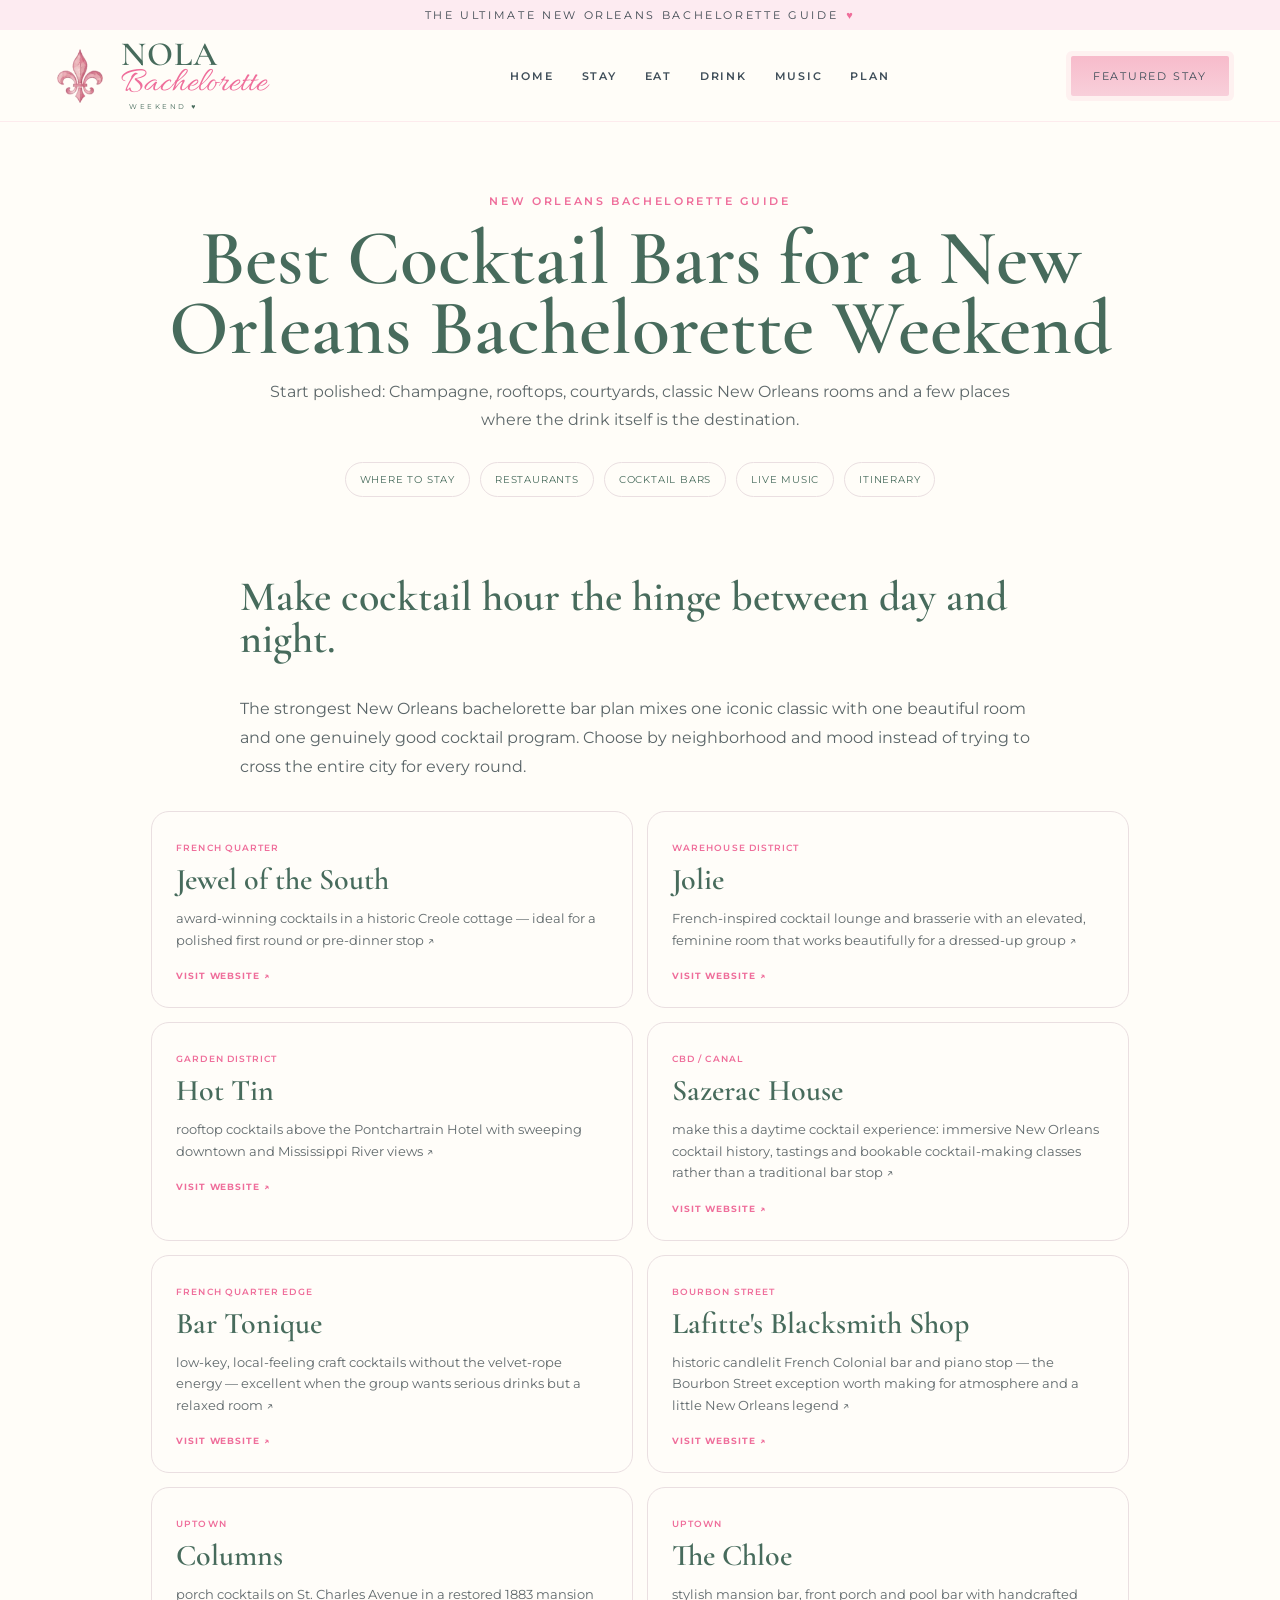
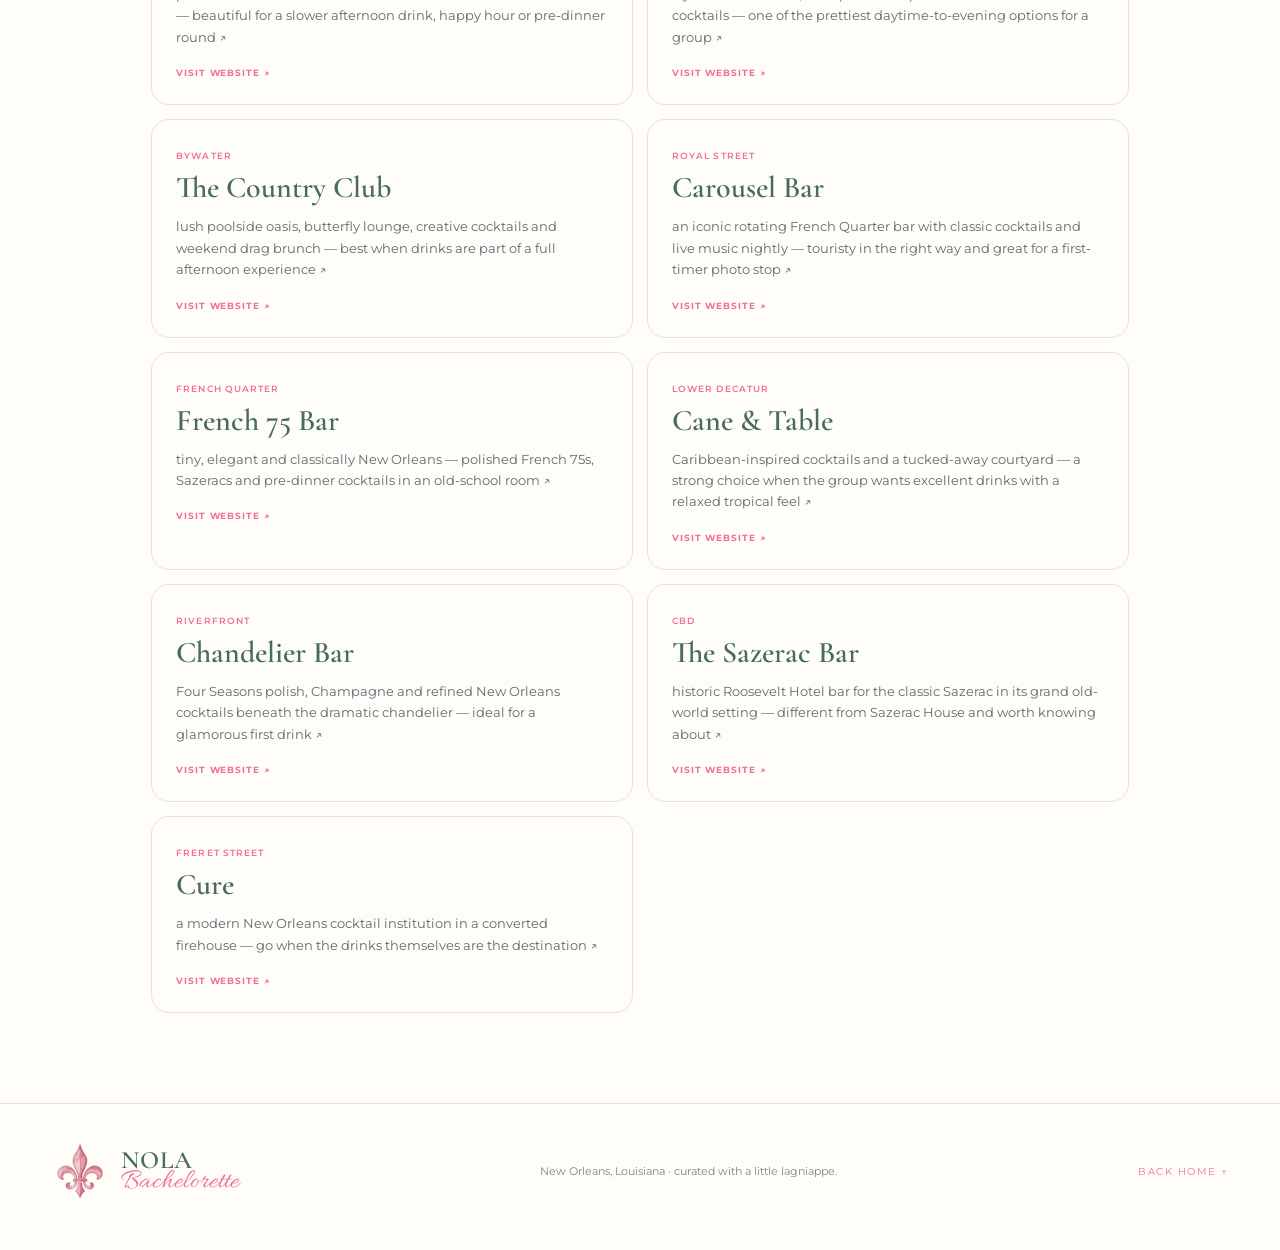
<file: best-bars-new-orleans-bachelorette.html>
<!DOCTYPE html>

<html lang="en-US"><head>
<meta charset="utf-8"/><meta content="width=device-width,initial-scale=1" name="viewport"/>
<title>Best Cocktail Bars for a New Orleans Bachelorette Party | NOLA</title>
<meta content="The best cocktail bars for a New Orleans bachelorette weekend: rooftops, courtyards, French Quarter classics, pool bars and serious craft cocktails." name="description"/>
<meta content="index,follow,max-image-preview:large,max-snippet:-1" name="robots"/>
<link href="https://www.theneworleansbachelorette.com/best-bars-new-orleans-bachelorette" rel="canonical"/>
<meta content="article" property="og:type"/><meta content="Best Cocktail Bars for a New Orleans Bachelorette Party | NOLA" property="og:title"/>
<meta content="The best cocktail bars for a New Orleans bachelorette weekend: rooftops, courtyards, French Quarter classics, pool bars and serious craft cocktails." property="og:description"/><meta content="https://www.theneworleansbachelorette.com/best-bars-new-orleans-bachelorette" property="og:url"/>
<meta content="https://www.theneworleansbachelorette.com/assets/drink-card.webp" property="og:image"/>
<meta content="summary_large_image" name="twitter:card"/>
<link href="https://fonts.googleapis.com" rel="preconnect"/><link crossorigin="" href="https://fonts.gstatic.com" rel="preconnect"/>
<link href="https://fonts.googleapis.com/css2?family=Allura&amp;family=Cormorant+Garamond:wght@500;600&amp;family=Montserrat:wght@400;500;600&amp;display=swap" rel="stylesheet"/>
<link href="/styles.css" rel="stylesheet"/><link href="/assets/fleur-pink.webp" rel="icon" type="image/webp"/>
<script type="application/ld+json">{"@context": "https://schema.org", "@graph": [{"@type": "WebPage", "@id": "https://www.theneworleansbachelorette.com/best-bars-new-orleans-bachelorette#webpage", "url": "https://www.theneworleansbachelorette.com/best-bars-new-orleans-bachelorette", "name": "Best Cocktail Bars for a New Orleans Bachelorette Party | NOLA", "description": "The best cocktail bars for a New Orleans bachelorette weekend: rooftops, courtyards, French Quarter classics, pool bars and serious craft cocktails.", "isPartOf": {"@id": "https://www.theneworleansbachelorette.com/#website"}, "about": {"@type": "City", "name": "New Orleans"}, "inLanguage": "en-US"}, {"@type": "BreadcrumbList", "itemListElement": [{"@type": "ListItem", "position": 1, "name": "New Orleans Bachelorette Guide", "item": "https://www.theneworleansbachelorette.com/"}, {"@type": "ListItem", "position": 2, "name": "Best Cocktail Bars for a New Orleans Bachelorette Weekend", "item": "https://www.theneworleansbachelorette.com/best-bars-new-orleans-bachelorette"}]}]}</script>
<meta content="strict-origin-when-cross-origin" name="referrer"/><meta content="telephone=no" name="format-detection"/><meta content="light" name="color-scheme"/></head><body>
<a class="skip-link" href="#main-content">Skip to content</a>
<div class="announcement">THE ULTIMATE NEW ORLEANS BACHELORETTE GUIDE <span>♥</span></div>
<header class="site-header">
<a aria-label="New Orleans Bachelorette Guide home" class="brand" href="/"><span class="brand-mark"><img alt="" decoding="async" height="54" src="/assets/fleur-pink.webp" width="54"/></span><span class="brand-copy"><b>NOLA</b><em>Bachelorette</em><small>WEEKEND ♥</small></span></a>
<button aria-controls="primary-nav" aria-expanded="false" aria-label="Toggle menu" class="menu-toggle" type="button">☰</button>
<nav aria-label="Primary navigation" class="nav" id="primary-nav"><a href="/">HOME</a><a href="/where-to-stay-new-orleans-bachelorette">STAY</a><a href="/best-restaurants-new-orleans-bachelorette">EAT</a><a href="/best-bars-new-orleans-bachelorette">DRINK</a><a href="/frenchmen-street-live-music-guide">MUSIC</a><a href="/new-orleans-bachelorette-itinerary">PLAN</a></nav>
<a class="contact-btn" href="https://www.maisonsaintlafleur.com/" rel="noopener noreferrer" target="_blank">FEATURED STAY</a>
</header>
<main id="main-content">
<section class="guide-hero"><span class="eyebrow">NEW ORLEANS BACHELORETTE GUIDE</span><h1>Best Cocktail Bars for a New Orleans Bachelorette Weekend</h1><p>Start polished: Champagne, rooftops, courtyards, classic New Orleans rooms and a few places where the drink itself is the destination.</p>
<div class="guide-nav"><a href="/where-to-stay-new-orleans-bachelorette">WHERE TO STAY</a><a href="/best-restaurants-new-orleans-bachelorette">RESTAURANTS</a><a href="/best-bars-new-orleans-bachelorette">COCKTAIL BARS</a><a href="/frenchmen-street-live-music-guide">LIVE MUSIC</a><a href="/new-orleans-bachelorette-itinerary">ITINERARY</a></div>
</section>
<section class="guide-body"><div class="guide-copy"><h2>Make cocktail hour the hinge between day and night.</h2>
<p>The strongest New Orleans bachelorette bar plan mixes one iconic classic with one beautiful room and one genuinely good cocktail program. Choose by neighborhood and mood instead of trying to cross the entire city for every round.</p></div><div class="guide-grid">
<a class="guide-item" href="https://www.jewelnola.com/" rel="noopener noreferrer" target="_blank">
<span>FRENCH QUARTER</span><h2>Jewel of the South</h2><p>award-winning cocktails in a historic Creole cottage — ideal for a polished first round or pre-dinner stop ↗</p><b>VISIT WEBSITE ↗</b></a>
<a class="guide-item" href="https://jolie-nola.com/" rel="noopener noreferrer" target="_blank">
<span>WAREHOUSE DISTRICT</span><h2>Jolie</h2><p>French-inspired cocktail lounge and brasserie with an elevated, feminine room that works beautifully for a dressed-up group ↗</p><b>VISIT WEBSITE ↗</b></a>
<a class="guide-item" href="https://hottinbar.com/" rel="noopener noreferrer" target="_blank">
<span>GARDEN DISTRICT</span><h2>Hot Tin</h2><p>rooftop cocktails above the Pontchartrain Hotel with sweeping downtown and Mississippi River views ↗</p><b>VISIT WEBSITE ↗</b></a>
<a class="guide-item" href="https://www.sazerachouse.com/tours-and-tastings/" rel="noopener noreferrer" target="_blank">
<span>CBD / CANAL</span><h2>Sazerac House</h2><p>make this a daytime cocktail experience: immersive New Orleans cocktail history, tastings and bookable cocktail-making classes rather than a traditional bar stop ↗</p><b>VISIT WEBSITE ↗</b></a>
<a class="guide-item" href="https://www.neworleans.com/listing/bar-tonique/32182/" rel="noopener noreferrer" target="_blank">
<span>FRENCH QUARTER EDGE</span><h2>Bar Tonique</h2><p>low-key, local-feeling craft cocktails without the velvet-rope energy — excellent when the group wants serious drinks but a relaxed room ↗</p><b>VISIT WEBSITE ↗</b></a>
<a class="guide-item" href="https://www.lafittesblacksmithshop.com/" rel="noopener noreferrer" target="_blank">
<span>BOURBON STREET</span><h2>Lafitte's Blacksmith Shop</h2><p>historic candlelit French Colonial bar and piano stop — the Bourbon Street exception worth making for atmosphere and a little New Orleans legend ↗</p><b>VISIT WEBSITE ↗</b></a>
<a class="guide-item" href="https://thecolumns.com/" rel="noopener noreferrer" target="_blank">
<span>UPTOWN</span><h2>Columns</h2><p>porch cocktails on St. Charles Avenue in a restored 1883 mansion — beautiful for a slower afternoon drink, happy hour or pre-dinner round ↗</p><b>VISIT WEBSITE ↗</b></a>
<a class="guide-item" href="https://thechloenola.com/restaurant" rel="noopener noreferrer" target="_blank">
<span>UPTOWN</span><h2>The Chloe</h2><p>stylish mansion bar, front porch and pool bar with handcrafted cocktails — one of the prettiest daytime-to-evening options for a group ↗</p><b>VISIT WEBSITE ↗</b></a>
<a class="guide-item" href="https://thecountryclubneworleans.com/" rel="noopener noreferrer" target="_blank">
<span>BYWATER</span><h2>The Country Club</h2><p>lush poolside oasis, butterfly lounge, creative cocktails and weekend drag brunch — best when drinks are part of a full afternoon experience ↗</p><b>VISIT WEBSITE ↗</b></a>
<a class="guide-item" href="https://www.hotelmonteleone.com/dine-drink/carousel-bar/" rel="noopener noreferrer" target="_blank">
<span>ROYAL STREET</span><h2>Carousel Bar</h2><p>an iconic rotating French Quarter bar with classic cocktails and live music nightly — touristy in the right way and great for a first-timer photo stop ↗</p><b>VISIT WEBSITE ↗</b></a>
<a class="guide-item" href="https://www.arnaudsrestaurant.com/bars/french-75/" rel="noopener noreferrer" target="_blank">
<span>FRENCH QUARTER</span><h2>French 75 Bar</h2><p>tiny, elegant and classically New Orleans — polished French 75s, Sazeracs and pre-dinner cocktails in an old-school room ↗</p><b>VISIT WEBSITE ↗</b></a>
<a class="guide-item" href="https://www.caneandtablenola.com/locations" rel="noopener noreferrer" target="_blank">
<span>LOWER DECATUR</span><h2>Cane &amp; Table</h2><p>Caribbean-inspired cocktails and a tucked-away courtyard — a strong choice when the group wants excellent drinks with a relaxed tropical feel ↗</p><b>VISIT WEBSITE ↗</b></a>
<a class="guide-item" href="https://www.fourseasons.com/neworleans/dining/" rel="noopener noreferrer" target="_blank">
<span>RIVERFRONT</span><h2>Chandelier Bar</h2><p>Four Seasons polish, Champagne and refined New Orleans cocktails beneath the dramatic chandelier — ideal for a glamorous first drink ↗</p><b>VISIT WEBSITE ↗</b></a>
<a class="guide-item" href="https://www.hilton.com/en/hotels/msyrhwa-the-roosevelt-new-orleans/dining/" rel="noopener noreferrer" target="_blank">
<span>CBD</span><h2>The Sazerac Bar</h2><p>historic Roosevelt Hotel bar for the classic Sazerac in its grand old-world setting — different from Sazerac House and worth knowing about ↗</p><b>VISIT WEBSITE ↗</b></a>
<a class="guide-item" href="https://www.curenola.com/" rel="noopener noreferrer" target="_blank">
<span>FRERET STREET</span><h2>Cure</h2><p>a modern New Orleans cocktail institution in a converted firehouse — go when the drinks themselves are the destination ↗</p><b>VISIT WEBSITE ↗</b></a>
</div></section>
</main>
<footer><div class="brand footer-brand"><span class="brand-mark"><img alt="" decoding="async" height="54" src="/assets/fleur-pink.webp" width="54"/></span><span class="brand-copy"><b>NOLA</b><em>Bachelorette</em></span></div><p>New Orleans, Louisiana · curated with a little lagniappe.</p><a href="/">BACK HOME ↑</a></footer>
<script src="/script.js"></script></body></html>
</file>
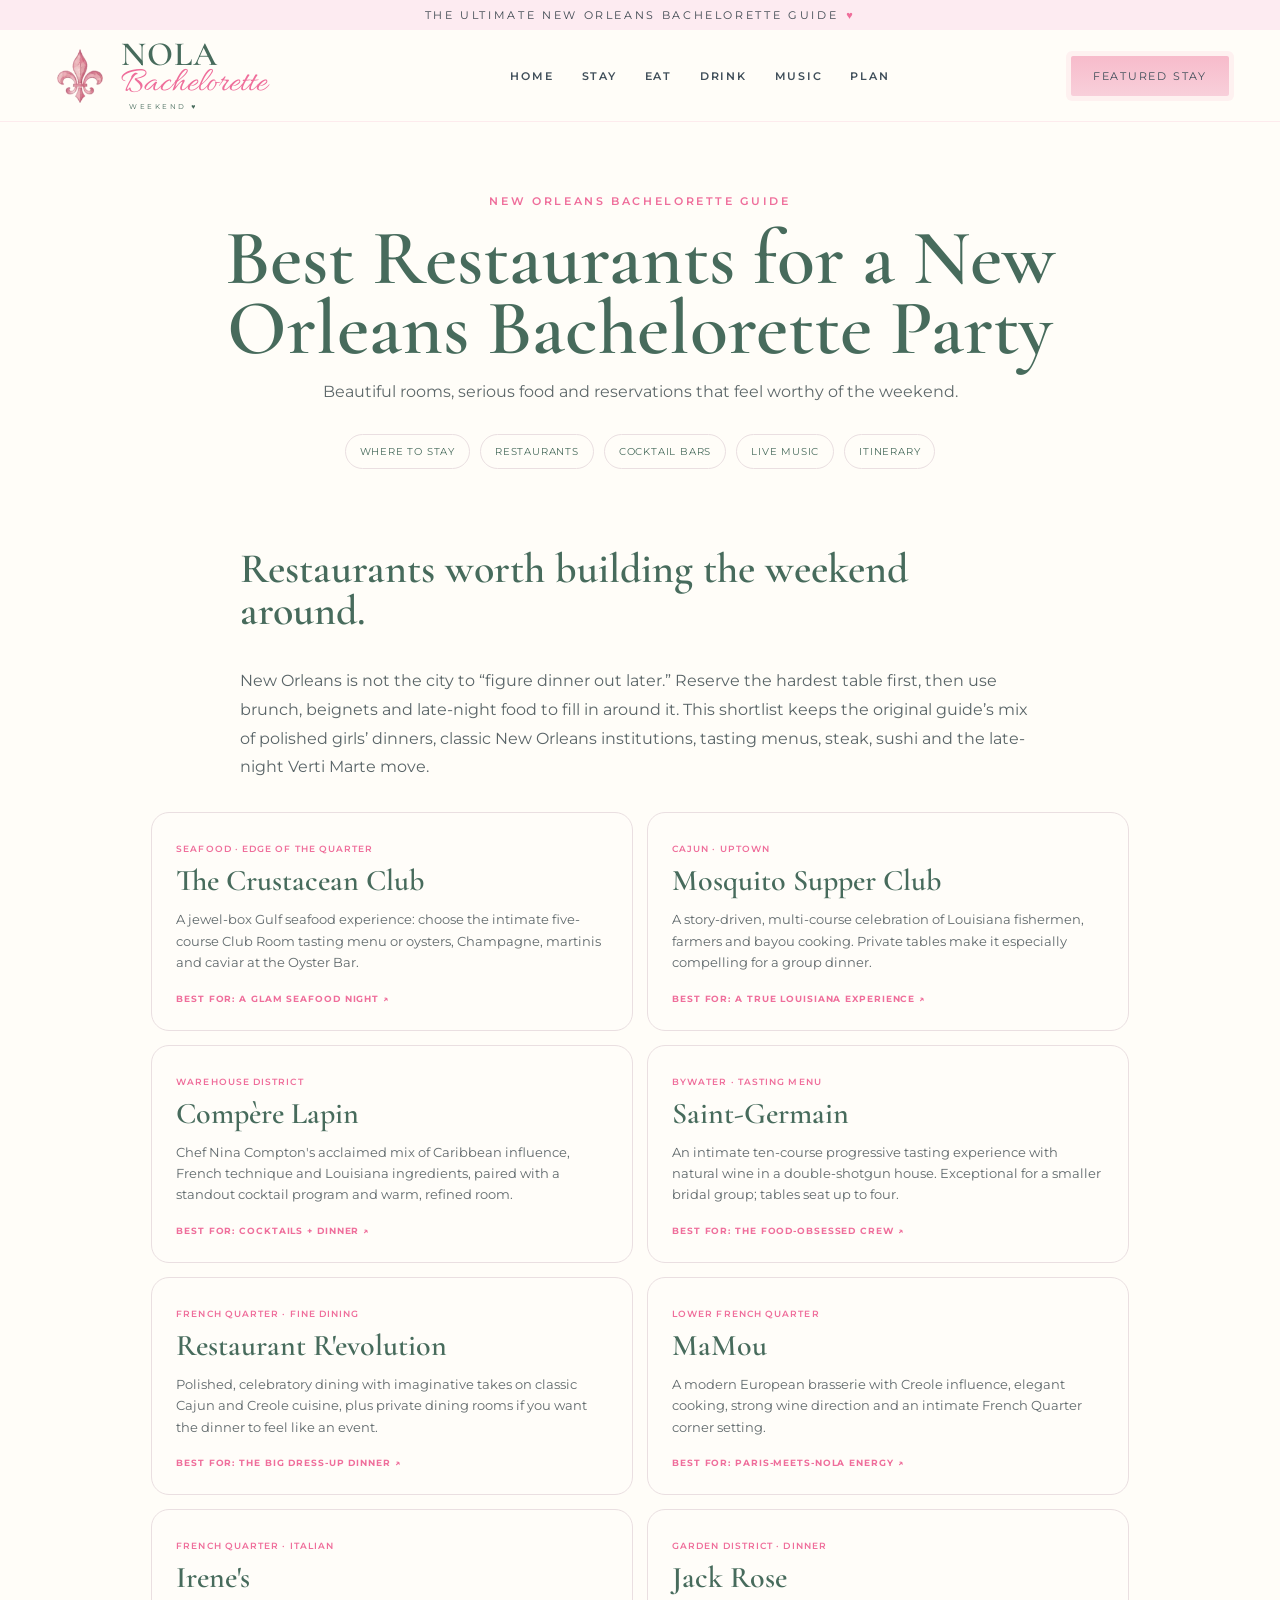
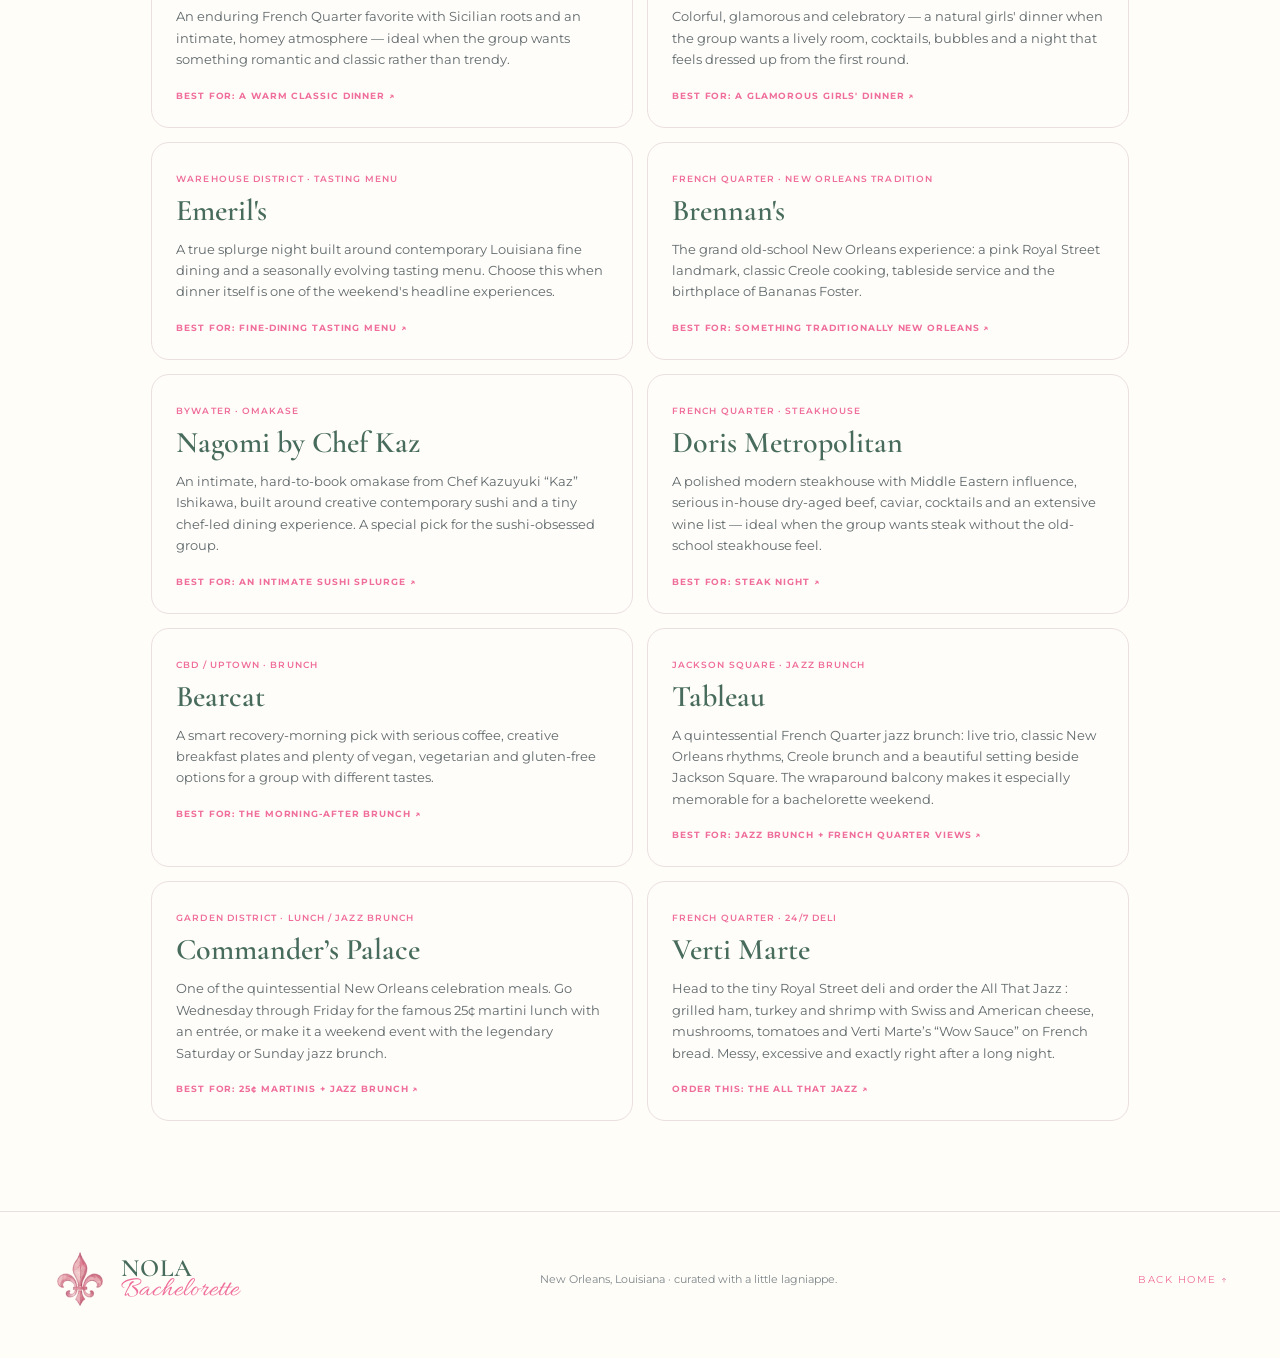
<file: best-restaurants-new-orleans-bachelorette.html>
<!DOCTYPE html>

<html lang="en-US"><head>
<meta charset="utf-8"/><meta content="width=device-width,initial-scale=1" name="viewport"/>
<title>Best Restaurants for a New Orleans Bachelorette Party | 2026 Guide</title>
<meta content="A curated New Orleans bachelorette restaurant guide for brunch, girls’ dinners, tasting menus, steak, sushi, beignets and late-night food." name="description"/>
<meta content="index,follow,max-image-preview:large,max-snippet:-1" name="robots"/>
<link href="https://www.theneworleansbachelorette.com/best-restaurants-new-orleans-bachelorette" rel="canonical"/>
<meta content="article" property="og:type"/><meta content="Best Restaurants for a New Orleans Bachelorette Party | 2026 Guide" property="og:title"/>
<meta content="A curated New Orleans bachelorette restaurant guide for brunch, girls’ dinners, tasting menus, steak, sushi, beignets and late-night food." property="og:description"/><meta content="https://www.theneworleansbachelorette.com/best-restaurants-new-orleans-bachelorette" property="og:url"/>
<meta content="https://www.theneworleansbachelorette.com/assets/cafe-du-monde-watercolor.webp" property="og:image"/>
<meta content="summary_large_image" name="twitter:card"/>
<link href="https://fonts.googleapis.com" rel="preconnect"/><link crossorigin="" href="https://fonts.gstatic.com" rel="preconnect"/>
<link href="https://fonts.googleapis.com/css2?family=Allura&amp;family=Cormorant+Garamond:wght@500;600&amp;family=Montserrat:wght@400;500;600&amp;display=swap" rel="stylesheet"/>
<link href="/styles.css" rel="stylesheet"/><link href="/assets/fleur-pink.webp" rel="icon" type="image/webp"/>
<script type="application/ld+json">{"@context": "https://schema.org", "@graph": [{"@type": "WebPage", "@id": "https://www.theneworleansbachelorette.com/best-restaurants-new-orleans-bachelorette#webpage", "url": "https://www.theneworleansbachelorette.com/best-restaurants-new-orleans-bachelorette", "name": "Best Restaurants for a New Orleans Bachelorette Party | 2026 Guide", "description": "A curated New Orleans bachelorette restaurant guide for brunch, girls’ dinners, tasting menus, steak, sushi, beignets and late-night food.", "isPartOf": {"@id": "https://www.theneworleansbachelorette.com/#website"}, "about": {"@type": "City", "name": "New Orleans"}, "inLanguage": "en-US"}, {"@type": "BreadcrumbList", "itemListElement": [{"@type": "ListItem", "position": 1, "name": "New Orleans Bachelorette Guide", "item": "https://www.theneworleansbachelorette.com/"}, {"@type": "ListItem", "position": 2, "name": "Best Restaurants for a New Orleans Bachelorette Party", "item": "https://www.theneworleansbachelorette.com/best-restaurants-new-orleans-bachelorette"}]}]}</script>
<meta content="strict-origin-when-cross-origin" name="referrer"/><meta content="telephone=no" name="format-detection"/><meta content="light" name="color-scheme"/></head><body>
<a class="skip-link" href="#main-content">Skip to content</a>
<div class="announcement">THE ULTIMATE NEW ORLEANS BACHELORETTE GUIDE <span>♥</span></div>
<header class="site-header">
<a aria-label="New Orleans Bachelorette Guide home" class="brand" href="/"><span class="brand-mark"><img alt="" decoding="async" height="54" src="/assets/fleur-pink.webp" width="54"/></span><span class="brand-copy"><b>NOLA</b><em>Bachelorette</em><small>WEEKEND ♥</small></span></a>
<button aria-controls="primary-nav" aria-expanded="false" aria-label="Toggle menu" class="menu-toggle" type="button">☰</button>
<nav aria-label="Primary navigation" class="nav" id="primary-nav"><a href="/">HOME</a><a href="/where-to-stay-new-orleans-bachelorette">STAY</a><a href="/best-restaurants-new-orleans-bachelorette">EAT</a><a href="/best-bars-new-orleans-bachelorette">DRINK</a><a href="/frenchmen-street-live-music-guide">MUSIC</a><a href="/new-orleans-bachelorette-itinerary">PLAN</a></nav>
<a class="contact-btn" href="https://www.maisonsaintlafleur.com/" rel="noopener noreferrer" target="_blank">FEATURED STAY</a>
</header>
<main id="main-content">
<section class="guide-hero"><span class="eyebrow">NEW ORLEANS BACHELORETTE GUIDE</span><h1>Best Restaurants for a New Orleans Bachelorette Party</h1><p>Beautiful rooms, serious food and reservations that feel worthy of the weekend.</p>
<div class="guide-nav"><a href="/where-to-stay-new-orleans-bachelorette">WHERE TO STAY</a><a href="/best-restaurants-new-orleans-bachelorette">RESTAURANTS</a><a href="/best-bars-new-orleans-bachelorette">COCKTAIL BARS</a><a href="/frenchmen-street-live-music-guide">LIVE MUSIC</a><a href="/new-orleans-bachelorette-itinerary">ITINERARY</a></div>
</section>
<section class="guide-body"><div class="guide-copy"><h2>Restaurants worth building the weekend around.</h2>
<p>New Orleans is not the city to “figure dinner out later.” Reserve the hardest table first, then use brunch, beignets and late-night food to fill in around it. This shortlist keeps the original guide’s mix of polished girls’ dinners, classic New Orleans institutions, tasting menus, steak, sushi and the late-night Verti Marte move.</p></div><div class="guide-grid">
<a class="guide-item" href="https://www.thecrustaceanclub.com/" rel="noopener noreferrer" target="_blank">
<span>SEAFOOD · EDGE OF THE QUARTER</span><h2>The Crustacean Club</h2><p>A jewel-box Gulf seafood experience: choose the intimate five-course Club Room tasting menu or oysters, Champagne, martinis and caviar at the Oyster Bar.</p><b>BEST FOR: A GLAM SEAFOOD NIGHT ↗</b></a>
<a class="guide-item" href="https://www.mosquitosupperclub.com/" rel="noopener noreferrer" target="_blank">
<span>CAJUN · UPTOWN</span><h2>Mosquito Supper Club</h2><p>A story-driven, multi-course celebration of Louisiana fishermen, farmers and bayou cooking. Private tables make it especially compelling for a group dinner.</p><b>BEST FOR: A TRUE LOUISIANA EXPERIENCE ↗</b></a>
<a class="guide-item" href="https://www.comperelapin.com/" rel="noopener noreferrer" target="_blank">
<span>WAREHOUSE DISTRICT</span><h2>Compère Lapin</h2><p>Chef Nina Compton's acclaimed mix of Caribbean influence, French technique and Louisiana ingredients, paired with a standout cocktail program and warm, refined room.</p><b>BEST FOR: COCKTAILS + DINNER ↗</b></a>
<a class="guide-item" href="https://saintgermainnola.com/" rel="noopener noreferrer" target="_blank">
<span>BYWATER · TASTING MENU</span><h2>Saint-Germain</h2><p>An intimate ten-course progressive tasting experience with natural wine in a double-shotgun house. Exceptional for a smaller bridal group; tables seat up to four.</p><b>BEST FOR: THE FOOD-OBSESSED CREW ↗</b></a>
<a class="guide-item" href="https://www.revolutionnola.com/" rel="noopener noreferrer" target="_blank">
<span>FRENCH QUARTER · FINE DINING</span><h2>Restaurant R'evolution</h2><p>Polished, celebratory dining with imaginative takes on classic Cajun and Creole cuisine, plus private dining rooms if you want the dinner to feel like an event.</p><b>BEST FOR: THE BIG DRESS-UP DINNER ↗</b></a>
<a class="guide-item" href="https://www.mamounola.com/" rel="noopener noreferrer" target="_blank">
<span>LOWER FRENCH QUARTER</span><h2>MaMou</h2><p>A modern European brasserie with Creole influence, elegant cooking, strong wine direction and an intimate French Quarter corner setting.</p><b>BEST FOR: PARIS-MEETS-NOLA ENERGY ↗</b></a>
<a class="guide-item" href="https://irenesnola.com/" rel="noopener noreferrer" target="_blank">
<span>FRENCH QUARTER · ITALIAN</span><h2>Irene's</h2><p>An enduring French Quarter favorite with Sicilian roots and an intimate, homey atmosphere — ideal when the group wants something romantic and classic rather than trendy.</p><b>BEST FOR: A WARM CLASSIC DINNER ↗</b></a>
<a class="guide-item" href="https://www.jackroserestaurant.com/" rel="noopener noreferrer" target="_blank">
<span>GARDEN DISTRICT · DINNER</span><h2>Jack Rose</h2><p>Colorful, glamorous and celebratory — a natural girls' dinner when the group wants a lively room, cocktails, bubbles and a night that feels dressed up from the first round.</p><b>BEST FOR: A GLAMOROUS GIRLS' DINNER ↗</b></a>
<a class="guide-item" href="https://emerilsrestaurant.com/" rel="noopener noreferrer" target="_blank">
<span>WAREHOUSE DISTRICT · TASTING MENU</span><h2>Emeril's</h2><p>A true splurge night built around contemporary Louisiana fine dining and a seasonally evolving tasting menu. Choose this when dinner itself is one of the weekend's headline experiences.</p><b>BEST FOR: FINE-DINING TASTING MENU ↗</b></a>
<a class="guide-item" href="https://www.brennansneworleans.com/" rel="noopener noreferrer" target="_blank">
<span>FRENCH QUARTER · NEW ORLEANS TRADITION</span><h2>Brennan's</h2><p>The grand old-school New Orleans experience: a pink Royal Street landmark, classic Creole cooking, tableside service and the birthplace of Bananas Foster.</p><b>BEST FOR: SOMETHING TRADITIONALLY NEW ORLEANS ↗</b></a>
<a class="guide-item" href="https://www.facebook.com/nagominola/" rel="noopener noreferrer" target="_blank">
<span>BYWATER · OMAKASE</span><h2>Nagomi by Chef Kaz</h2><p>An intimate, hard-to-book omakase from Chef Kazuyuki “Kaz” Ishikawa, built around creative contemporary sushi and a tiny chef-led dining experience. A special pick for the sushi-obsessed group.</p><b>BEST FOR: AN INTIMATE SUSHI SPLURGE ↗</b></a>
<a class="guide-item" href="https://dorismetropolitan.com/new-orleans" rel="noopener noreferrer" target="_blank">
<span>FRENCH QUARTER · STEAKHOUSE</span><h2>Doris Metropolitan</h2><p>A polished modern steakhouse with Middle Eastern influence, serious in-house dry-aged beef, caviar, cocktails and an extensive wine list — ideal when the group wants steak without the old-school steakhouse feel.</p><b>BEST FOR: STEAK NIGHT ↗</b></a>
<a class="guide-item" href="https://bearcatcafe.com/" rel="noopener noreferrer" target="_blank">
<span>CBD / UPTOWN · BRUNCH</span><h2>Bearcat</h2><p>A smart recovery-morning pick with serious coffee, creative breakfast plates and plenty of vegan, vegetarian and gluten-free options for a group with different tastes.</p><b>BEST FOR: THE MORNING-AFTER BRUNCH ↗</b></a>
<a class="guide-item" href="https://www.tableaufrenchquarter.com/event/bottomless-mimosas-are-back/" rel="noopener noreferrer" target="_blank">
<span>JACKSON SQUARE · JAZZ BRUNCH</span><h2>Tableau</h2><p>A quintessential French Quarter jazz brunch: live trio, classic New Orleans rhythms, Creole brunch and a beautiful setting beside Jackson Square. The wraparound balcony makes it especially memorable for a bachelorette weekend.</p><b>BEST FOR: JAZZ BRUNCH + FRENCH QUARTER VIEWS ↗</b></a>
<a class="guide-item" href="https://commanderspalace.com/" rel="noopener noreferrer" target="_blank">
<span>GARDEN DISTRICT · LUNCH / JAZZ BRUNCH</span><h2>Commander’s Palace</h2><p>One of the quintessential New Orleans celebration meals. Go Wednesday through Friday for the famous 25¢ martini lunch with an entrée, or make it a weekend event with the legendary Saturday or Sunday jazz brunch.</p><b>BEST FOR: 25¢ MARTINIS + JAZZ BRUNCH ↗</b></a>
<a class="guide-item" href="https://vertimartenola.com/" rel="noopener noreferrer" target="_blank">
<span>FRENCH QUARTER · 24/7 DELI</span><h2>Verti Marte</h2><p>Head to the tiny Royal Street deli and order the All That Jazz : grilled ham, turkey and shrimp with Swiss and American cheese, mushrooms, tomatoes and Verti Marte’s “Wow Sauce” on French bread. Messy, excessive and exactly right after a long night.</p><b>ORDER THIS: THE ALL THAT JAZZ ↗</b></a>
</div></section>
</main>
<footer><div class="brand footer-brand"><span class="brand-mark"><img alt="" decoding="async" height="54" src="/assets/fleur-pink.webp" width="54"/></span><span class="brand-copy"><b>NOLA</b><em>Bachelorette</em></span></div><p>New Orleans, Louisiana · curated with a little lagniappe.</p><a href="/">BACK HOME ↑</a></footer>
<script src="/script.js"></script></body></html>
</file>
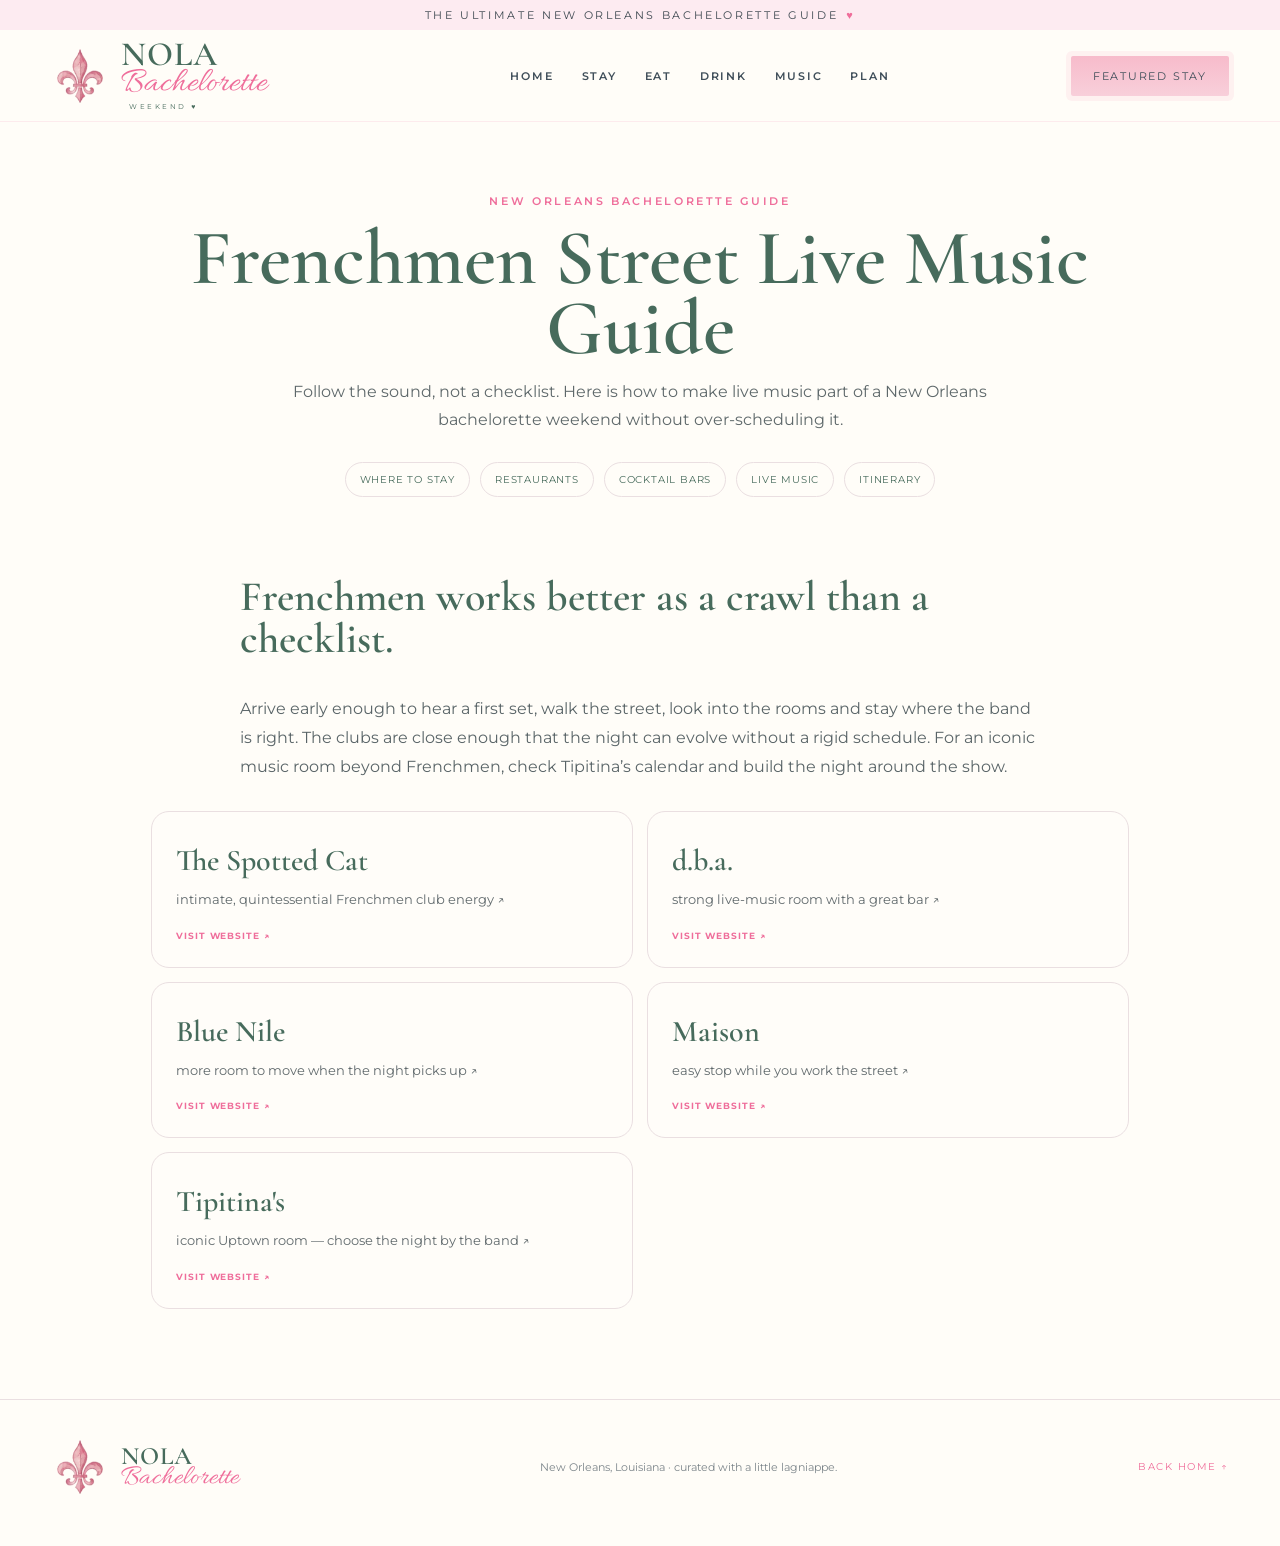
<file: frenchmen-street-live-music-guide.html>
<!DOCTYPE html>

<html lang="en-US"><head>
<meta charset="utf-8"/><meta content="width=device-width,initial-scale=1" name="viewport"/>
<title>Frenchmen Street Live Music Guide for a New Orleans Girls Trip</title>
<meta content="Plan a Frenchmen Street live music crawl with The Spotted Cat, d.b.a., Blue Nile, Maison and Tipitina’s for a New Orleans bachelorette weekend." name="description"/>
<meta content="index,follow,max-image-preview:large,max-snippet:-1" name="robots"/>
<link href="https://www.theneworleansbachelorette.com/frenchmen-street-live-music-guide" rel="canonical"/>
<meta content="article" property="og:type"/><meta content="Frenchmen Street Live Music Guide for a New Orleans Girls Trip" property="og:title"/>
<meta content="Plan a Frenchmen Street live music crawl with The Spotted Cat, d.b.a., Blue Nile, Maison and Tipitina’s for a New Orleans bachelorette weekend." property="og:description"/><meta content="https://www.theneworleansbachelorette.com/frenchmen-street-live-music-guide" property="og:url"/>
<meta content="https://www.theneworleansbachelorette.com/assets/frenchmen-watercolor.webp" property="og:image"/>
<meta content="summary_large_image" name="twitter:card"/>
<link href="https://fonts.googleapis.com" rel="preconnect"/><link crossorigin="" href="https://fonts.gstatic.com" rel="preconnect"/>
<link href="https://fonts.googleapis.com/css2?family=Allura&amp;family=Cormorant+Garamond:wght@500;600&amp;family=Montserrat:wght@400;500;600&amp;display=swap" rel="stylesheet"/>
<link href="/styles.css" rel="stylesheet"/><link href="/assets/fleur-pink.webp" rel="icon" type="image/webp"/>
<script type="application/ld+json">{"@context": "https://schema.org", "@graph": [{"@type": "WebPage", "@id": "https://www.theneworleansbachelorette.com/frenchmen-street-live-music-guide#webpage", "url": "https://www.theneworleansbachelorette.com/frenchmen-street-live-music-guide", "name": "Frenchmen Street Live Music Guide for a New Orleans Girls Trip", "description": "Plan a Frenchmen Street live music crawl with The Spotted Cat, d.b.a., Blue Nile, Maison and Tipitina’s for a New Orleans bachelorette weekend.", "isPartOf": {"@id": "https://www.theneworleansbachelorette.com/#website"}, "about": {"@type": "City", "name": "New Orleans"}, "inLanguage": "en-US"}, {"@type": "BreadcrumbList", "itemListElement": [{"@type": "ListItem", "position": 1, "name": "New Orleans Bachelorette Guide", "item": "https://www.theneworleansbachelorette.com/"}, {"@type": "ListItem", "position": 2, "name": "Frenchmen Street Live Music Guide", "item": "https://www.theneworleansbachelorette.com/frenchmen-street-live-music-guide"}]}]}</script>
<meta content="strict-origin-when-cross-origin" name="referrer"/><meta content="telephone=no" name="format-detection"/><meta content="light" name="color-scheme"/></head><body>
<a class="skip-link" href="#main-content">Skip to content</a>
<div class="announcement">THE ULTIMATE NEW ORLEANS BACHELORETTE GUIDE <span>♥</span></div>
<header class="site-header">
<a aria-label="New Orleans Bachelorette Guide home" class="brand" href="/"><span class="brand-mark"><img alt="" decoding="async" height="54" src="/assets/fleur-pink.webp" width="54"/></span><span class="brand-copy"><b>NOLA</b><em>Bachelorette</em><small>WEEKEND ♥</small></span></a>
<button aria-controls="primary-nav" aria-expanded="false" aria-label="Toggle menu" class="menu-toggle" type="button">☰</button>
<nav aria-label="Primary navigation" class="nav" id="primary-nav"><a href="/">HOME</a><a href="/where-to-stay-new-orleans-bachelorette">STAY</a><a href="/best-restaurants-new-orleans-bachelorette">EAT</a><a href="/best-bars-new-orleans-bachelorette">DRINK</a><a href="/frenchmen-street-live-music-guide">MUSIC</a><a href="/new-orleans-bachelorette-itinerary">PLAN</a></nav>
<a class="contact-btn" href="https://www.maisonsaintlafleur.com/" rel="noopener noreferrer" target="_blank">FEATURED STAY</a>
</header>
<main id="main-content">
<section class="guide-hero"><span class="eyebrow">NEW ORLEANS BACHELORETTE GUIDE</span><h1>Frenchmen Street Live Music Guide</h1><p>Follow the sound, not a checklist. Here is how to make live music part of a New Orleans bachelorette weekend without over-scheduling it.</p>
<div class="guide-nav"><a href="/where-to-stay-new-orleans-bachelorette">WHERE TO STAY</a><a href="/best-restaurants-new-orleans-bachelorette">RESTAURANTS</a><a href="/best-bars-new-orleans-bachelorette">COCKTAIL BARS</a><a href="/frenchmen-street-live-music-guide">LIVE MUSIC</a><a href="/new-orleans-bachelorette-itinerary">ITINERARY</a></div>
</section>
<section class="guide-body"><div class="guide-copy"><h2>Frenchmen works better as a crawl than a checklist.</h2>
<p>Arrive early enough to hear a first set, walk the street, look into the rooms and stay where the band is right. The clubs are close enough that the night can evolve without a rigid schedule. For an iconic music room beyond Frenchmen, check Tipitina’s calendar and build the night around the show.</p></div><div class="guide-grid">
<a class="guide-item" href="https://www.spottedcatmusicclub.com/" rel="noopener noreferrer" target="_blank">
<span></span><h2>The Spotted Cat</h2><p>intimate, quintessential Frenchmen club energy ↗</p><b>VISIT WEBSITE ↗</b></a>
<a class="guide-item" href="https://dbaneworleans.com/" rel="noopener noreferrer" target="_blank">
<span></span><h2>d.b.a.</h2><p>strong live-music room with a great bar ↗</p><b>VISIT WEBSITE ↗</b></a>
<a class="guide-item" href="https://www.bluenilelive.com/" rel="noopener noreferrer" target="_blank">
<span></span><h2>Blue Nile</h2><p>more room to move when the night picks up ↗</p><b>VISIT WEBSITE ↗</b></a>
<a class="guide-item" href="https://maisonfrenchmen.com/" rel="noopener noreferrer" target="_blank">
<span></span><h2>Maison</h2><p>easy stop while you work the street ↗</p><b>VISIT WEBSITE ↗</b></a>
<a class="guide-item" href="https://tipitinas.com/" rel="noopener noreferrer" target="_blank">
<span></span><h2>Tipitina's</h2><p>iconic Uptown room — choose the night by the band ↗</p><b>VISIT WEBSITE ↗</b></a>
</div></section>
</main>
<footer><div class="brand footer-brand"><span class="brand-mark"><img alt="" decoding="async" height="54" src="/assets/fleur-pink.webp" width="54"/></span><span class="brand-copy"><b>NOLA</b><em>Bachelorette</em></span></div><p>New Orleans, Louisiana · curated with a little lagniappe.</p><a href="/">BACK HOME ↑</a></footer>
<script src="/script.js"></script></body></html>
</file>
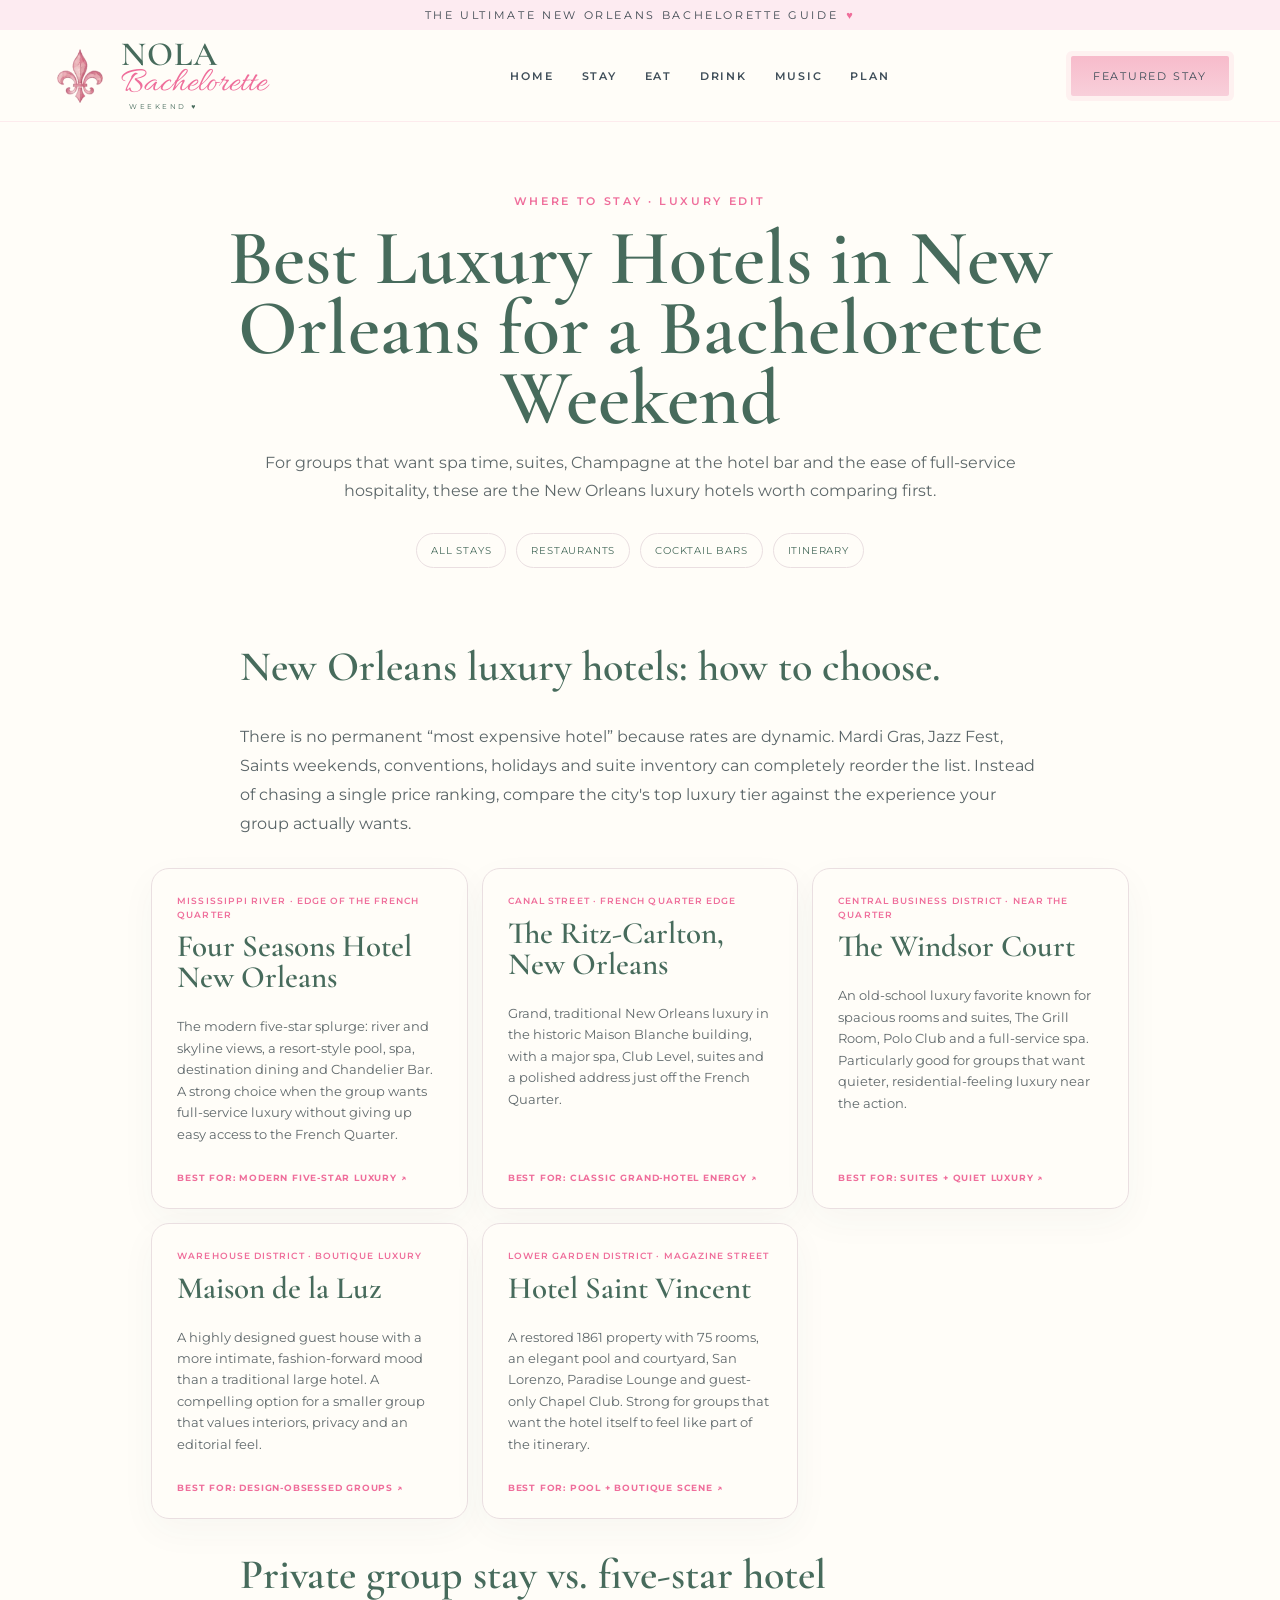
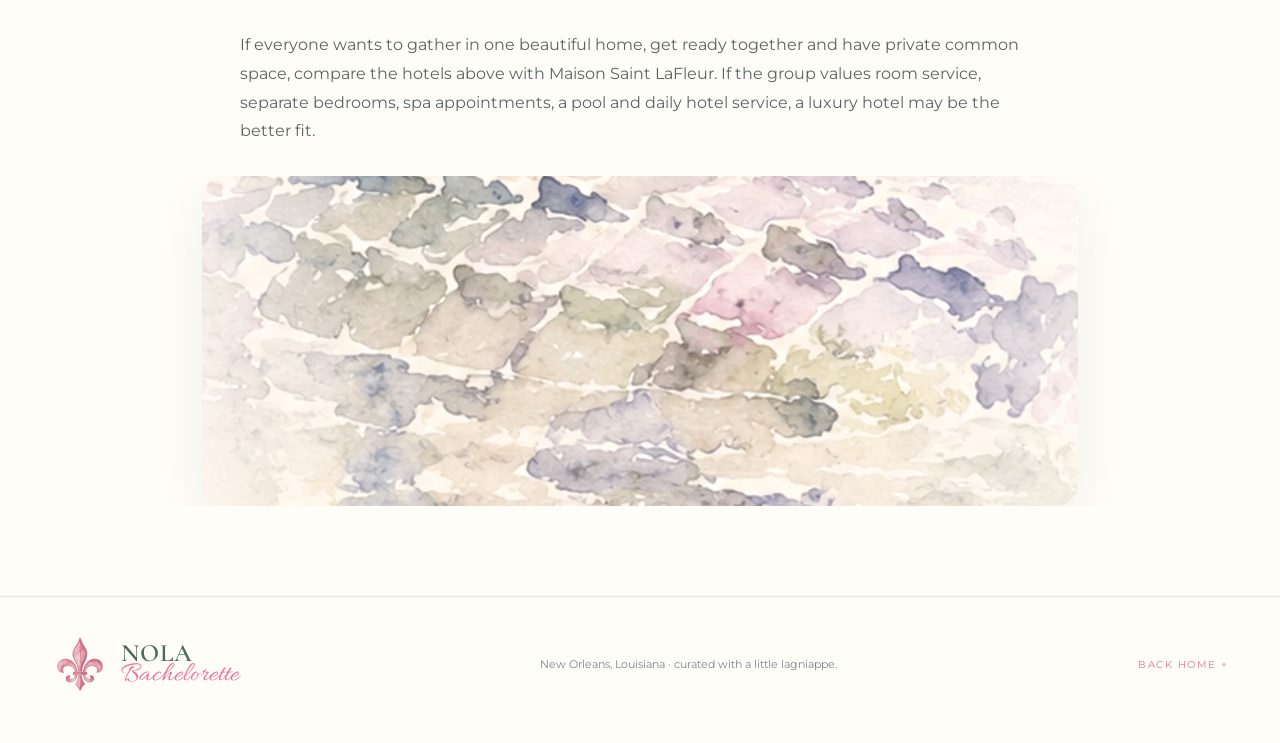
<file: luxury-hotels-new-orleans-bachelorette.html>
<!DOCTYPE html>

<html lang="en-US"><head>
<meta charset="utf-8"/><meta content="width=device-width,initial-scale=1" name="viewport"/>
<title>Best Luxury Hotels in New Orleans for a Bachelorette Weekend</title>
<meta content="Compare New Orleans luxury hotels for a bachelorette or girls weekend: Four Seasons, Ritz-Carlton, Windsor Court, Maison de la Luz, Hotel Saint Vincent and private group stays." name="description"/>
<meta content="index,follow,max-image-preview:large,max-snippet:-1" name="robots"/>
<link href="https://www.theneworleansbachelorette.com/luxury-hotels-new-orleans-bachelorette" rel="canonical"/>
<meta content="article" property="og:type"/><meta content="Best Luxury Hotels in New Orleans for a Bachelorette Weekend" property="og:title"/>
<meta content="A curated guide to New Orleans' top luxury and design-forward hotels for a girls trip or bachelorette weekend." property="og:description"/>
<meta content="https://www.theneworleansbachelorette.com/luxury-hotels-new-orleans-bachelorette" property="og:url"/>
<meta content="https://www.theneworleansbachelorette.com/assets/watercolor-swimming-alligator.webp" property="og:image"/>
<meta content="summary_large_image" name="twitter:card"/>
<link href="https://fonts.googleapis.com" rel="preconnect"/><link crossorigin="" href="https://fonts.gstatic.com" rel="preconnect"/>
<link href="https://fonts.googleapis.com/css2?family=Allura&amp;family=Cormorant+Garamond:wght@500;600&amp;family=Montserrat:wght@400;500;600&amp;display=swap" rel="stylesheet"/>
<link href="/styles.css" rel="stylesheet"/><link href="/assets/fleur-pink.webp" rel="icon" type="image/webp"/>
<script type="application/ld+json">{"@context": "https://schema.org", "@graph": [{"@type": "CollectionPage", "@id": "https://www.theneworleansbachelorette.com/luxury-hotels-new-orleans-bachelorette#webpage", "url": "https://www.theneworleansbachelorette.com/luxury-hotels-new-orleans-bachelorette", "name": "Best Luxury Hotels in New Orleans for a Bachelorette Weekend", "description": "Compare the best luxury hotels in New Orleans for a bachelorette or girls weekend.", "isPartOf": {"@id": "https://www.theneworleansbachelorette.com/#website"}, "about": [{"@type": "City", "name": "New Orleans"}, {"@type": "Thing", "name": "Luxury hotels"}, {"@type": "Thing", "name": "Girls trip"}], "inLanguage": "en-US"}, {"@type": "ItemList", "name": "Best Luxury Hotels in New Orleans", "itemListElement": [{"@type": "ListItem", "position": 1, "name": "Four Seasons Hotel New Orleans", "url": "https://www.fourseasons.com/neworleans/"}, {"@type": "ListItem", "position": 2, "name": "The Ritz-Carlton, New Orleans", "url": "https://www.ritzcarlton.com/en/hotels/msyrz-the-ritz-carlton-new-orleans/overview/"}, {"@type": "ListItem", "position": 3, "name": "The Windsor Court", "url": "https://thewindsorcourt.com/"}, {"@type": "ListItem", "position": 4, "name": "Maison de la Luz", "url": "https://maisondelaluz.com/"}, {"@type": "ListItem", "position": 5, "name": "Hotel Saint Vincent", "url": "https://saintvincentnola.com/"}]}]}</script>
<meta content="strict-origin-when-cross-origin" name="referrer"/><meta content="telephone=no" name="format-detection"/><meta content="light" name="color-scheme"/></head><body>
<a class="skip-link" href="#main-content">Skip to content</a>
<div class="announcement">THE ULTIMATE NEW ORLEANS BACHELORETTE GUIDE <span>♥</span></div>
<header class="site-header">
<a aria-label="New Orleans Bachelorette Guide home" class="brand" href="/"><span class="brand-mark"><img alt="" decoding="async" height="54" src="/assets/fleur-pink.webp" width="54"/></span><span class="brand-copy"><b>NOLA</b><em>Bachelorette</em><small>WEEKEND ♥</small></span></a>
<button aria-controls="primary-nav" aria-expanded="false" aria-label="Toggle menu" class="menu-toggle" type="button">☰</button>
<nav aria-label="Primary navigation" class="nav" id="primary-nav"><a href="/">HOME</a><a href="/where-to-stay-new-orleans-bachelorette">STAY</a><a href="/best-restaurants-new-orleans-bachelorette">EAT</a><a href="/best-bars-new-orleans-bachelorette">DRINK</a><a href="/frenchmen-street-live-music-guide">MUSIC</a><a href="/new-orleans-bachelorette-itinerary">PLAN</a></nav>
<a class="contact-btn" href="https://www.maisonsaintlafleur.com/" rel="noopener noreferrer" target="_blank">FEATURED STAY</a>
</header>
<main id="main-content">
<section class="guide-hero">
<span class="eyebrow">WHERE TO STAY · LUXURY EDIT</span>
<h1>Best Luxury Hotels in New Orleans for a Bachelorette Weekend</h1>
<p>For groups that want spa time, suites, Champagne at the hotel bar and the ease of full-service hospitality, these are the New Orleans luxury hotels worth comparing first.</p>
<div class="guide-nav"><a href="/where-to-stay-new-orleans-bachelorette">ALL STAYS</a><a href="/best-restaurants-new-orleans-bachelorette">RESTAURANTS</a><a href="/best-bars-new-orleans-bachelorette">COCKTAIL BARS</a><a href="/new-orleans-bachelorette-itinerary">ITINERARY</a></div>
</section>
<section class="guide-body">
<div class="guide-copy"><h2>New Orleans luxury hotels: how to choose.</h2>
<p>There is no permanent “most expensive hotel” because rates are dynamic. Mardi Gras, Jazz Fest, Saints weekends, conventions, holidays and suite inventory can completely reorder the list. Instead of chasing a single price ranking, compare the city's top luxury tier against the experience your group actually wants.</p></div>
<div class="luxury-hotel-grid"><a class="luxury-hotel-card" href="https://www.fourseasons.com/neworleans/" rel="noopener noreferrer" target="_blank">
<span>MISSISSIPPI RIVER · EDGE OF THE FRENCH QUARTER</span>
<h3>Four Seasons Hotel New Orleans</h3>
<p>The modern five-star splurge: river and skyline views, a resort-style pool, spa, destination dining and Chandelier Bar. A strong choice when the group wants full-service luxury without giving up easy access to the French Quarter.</p>
<b>BEST FOR: MODERN FIVE-STAR LUXURY ↗</b>
</a>
<a class="luxury-hotel-card" href="https://www.ritzcarlton.com/en/hotels/msyrz-the-ritz-carlton-new-orleans/overview/" rel="noopener noreferrer" target="_blank">
<span>CANAL STREET · FRENCH QUARTER EDGE</span>
<h3>The Ritz-Carlton, New Orleans</h3>
<p>Grand, traditional New Orleans luxury in the historic Maison Blanche building, with a major spa, Club Level, suites and a polished address just off the French Quarter.</p>
<b>BEST FOR: CLASSIC GRAND-HOTEL ENERGY ↗</b>
</a>
<a class="luxury-hotel-card" href="https://thewindsorcourt.com/" rel="noopener noreferrer" target="_blank">
<span>CENTRAL BUSINESS DISTRICT · NEAR THE QUARTER</span>
<h3>The Windsor Court</h3>
<p>An old-school luxury favorite known for spacious rooms and suites, The Grill Room, Polo Club and a full-service spa. Particularly good for groups that want quieter, residential-feeling luxury near the action.</p>
<b>BEST FOR: SUITES + QUIET LUXURY ↗</b>
</a>
<a class="luxury-hotel-card" href="https://maisondelaluz.com/" rel="noopener noreferrer" target="_blank">
<span>WAREHOUSE DISTRICT · BOUTIQUE LUXURY</span>
<h3>Maison de la Luz</h3>
<p>A highly designed guest house with a more intimate, fashion-forward mood than a traditional large hotel. A compelling option for a smaller group that values interiors, privacy and an editorial feel.</p>
<b>BEST FOR: DESIGN-OBSESSED GROUPS ↗</b>
</a>
<a class="luxury-hotel-card" href="https://saintvincentnola.com/" rel="noopener noreferrer" target="_blank">
<span>LOWER GARDEN DISTRICT · MAGAZINE STREET</span>
<h3>Hotel Saint Vincent</h3>
<p>A restored 1861 property with 75 rooms, an elegant pool and courtyard, San Lorenzo, Paradise Lounge and guest-only Chapel Club. Strong for groups that want the hotel itself to feel like part of the itinerary.</p>
<b>BEST FOR: POOL + BOUTIQUE SCENE ↗</b>
</a></div>
<div class="guide-copy"><h2>Private group stay vs. five-star hotel</h2>
<p>If everyone wants to gather in one beautiful home, get ready together and have private common space, compare the hotels above with <a href="https://www.maisonsaintlafleur.com/" rel="noopener noreferrer" target="_blank">Maison Saint LaFleur</a>. If the group values room service, separate bedrooms, spa appointments, a pool and daily hotel service, a luxury hotel may be the better fit.</p></div>
<section aria-label="Watercolor alligator swimming through a Louisiana bayou" class="watercolor-gator-swim">
<div aria-hidden="true" class="bayou-water">
<img alt="" class="bayou-backdrop" decoding="async" height="2048" loading="lazy" src="assets/watercolor-bayou-water.webp" width="896"/>
<div class="gator-swim-track">
<img alt="Watercolor alligator swimming through pastel Louisiana water" class="swimming-gator" decoding="async" height="1536" loading="lazy" src="assets/watercolor-swimming-alligator.webp" width="706"/>
<span class="gator-ripple ripple-one"></span>
<span class="gator-ripple ripple-two"></span>
</div>
</div>
</section>
</section>
</main>
<footer><div class="brand footer-brand"><span class="brand-mark"><img alt="" decoding="async" height="54" src="/assets/fleur-pink.webp" width="54"/></span><span class="brand-copy"><b>NOLA</b><em>Bachelorette</em></span></div><p>New Orleans, Louisiana · curated with a little lagniappe.</p><a href="/">BACK HOME ↑</a></footer>
<script src="/script.js"></script></body></html>
</file>
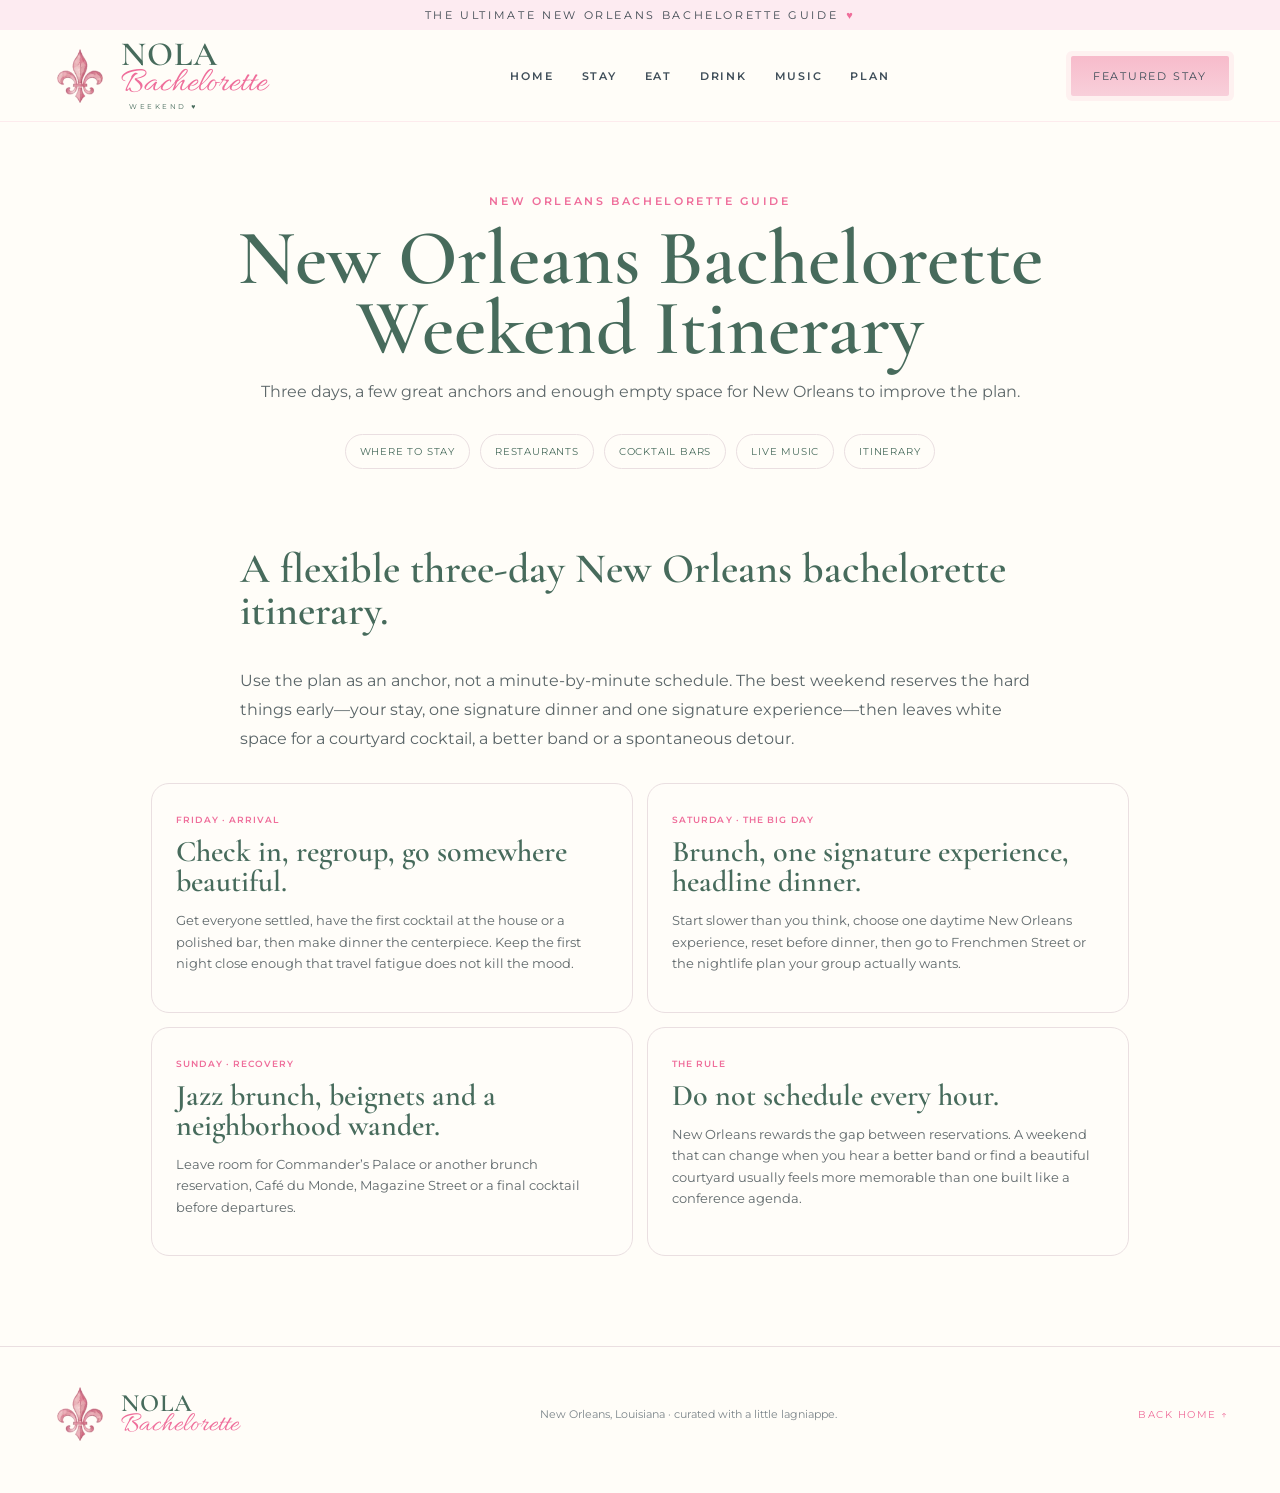
<file: new-orleans-bachelorette-itinerary.html>
<!DOCTYPE html>

<html lang="en-US"><head>
<meta charset="utf-8"/><meta content="width=device-width,initial-scale=1" name="viewport"/>
<title>New Orleans Bachelorette Itinerary | 3-Day Girls Weekend Guide</title>
<meta content="A flexible three-day New Orleans bachelorette itinerary with where to stay, brunch, dinner, cocktails, Frenchmen Street, beignets and planning tips." name="description"/>
<meta content="index,follow,max-image-preview:large,max-snippet:-1" name="robots"/>
<link href="https://www.theneworleansbachelorette.com/new-orleans-bachelorette-itinerary" rel="canonical"/>
<meta content="article" property="og:type"/><meta content="New Orleans Bachelorette Itinerary | 3-Day Girls Weekend Guide" property="og:title"/>
<meta content="A flexible three-day New Orleans bachelorette itinerary with where to stay, brunch, dinner, cocktails, Frenchmen Street, beignets and planning tips." property="og:description"/><meta content="https://www.theneworleansbachelorette.com/new-orleans-bachelorette-itinerary" property="og:url"/>
<meta content="https://www.theneworleansbachelorette.com/assets/plan-card.webp" property="og:image"/>
<meta content="summary_large_image" name="twitter:card"/>
<link href="https://fonts.googleapis.com" rel="preconnect"/><link crossorigin="" href="https://fonts.gstatic.com" rel="preconnect"/>
<link href="https://fonts.googleapis.com/css2?family=Allura&amp;family=Cormorant+Garamond:wght@500;600&amp;family=Montserrat:wght@400;500;600&amp;display=swap" rel="stylesheet"/>
<link href="/styles.css" rel="stylesheet"/><link href="/assets/fleur-pink.webp" rel="icon" type="image/webp"/>
<script type="application/ld+json">{"@context": "https://schema.org", "@graph": [{"@type": "WebPage", "@id": "https://www.theneworleansbachelorette.com/new-orleans-bachelorette-itinerary#webpage", "url": "https://www.theneworleansbachelorette.com/new-orleans-bachelorette-itinerary", "name": "New Orleans Bachelorette Itinerary | 3-Day Girls Weekend Guide", "description": "A flexible three-day New Orleans bachelorette itinerary with where to stay, brunch, dinner, cocktails, Frenchmen Street, beignets and planning tips.", "isPartOf": {"@id": "https://www.theneworleansbachelorette.com/#website"}, "about": {"@type": "City", "name": "New Orleans"}, "inLanguage": "en-US"}, {"@type": "BreadcrumbList", "itemListElement": [{"@type": "ListItem", "position": 1, "name": "New Orleans Bachelorette Guide", "item": "https://www.theneworleansbachelorette.com/"}, {"@type": "ListItem", "position": 2, "name": "New Orleans Bachelorette Weekend Itinerary", "item": "https://www.theneworleansbachelorette.com/new-orleans-bachelorette-itinerary"}]}]}</script>
<meta content="strict-origin-when-cross-origin" name="referrer"/><meta content="telephone=no" name="format-detection"/><meta content="light" name="color-scheme"/></head><body>
<a class="skip-link" href="#main-content">Skip to content</a>
<div class="announcement">THE ULTIMATE NEW ORLEANS BACHELORETTE GUIDE <span>♥</span></div>
<header class="site-header">
<a aria-label="New Orleans Bachelorette Guide home" class="brand" href="/"><span class="brand-mark"><img alt="" decoding="async" height="54" src="/assets/fleur-pink.webp" width="54"/></span><span class="brand-copy"><b>NOLA</b><em>Bachelorette</em><small>WEEKEND ♥</small></span></a>
<button aria-controls="primary-nav" aria-expanded="false" aria-label="Toggle menu" class="menu-toggle" type="button">☰</button>
<nav aria-label="Primary navigation" class="nav" id="primary-nav"><a href="/">HOME</a><a href="/where-to-stay-new-orleans-bachelorette">STAY</a><a href="/best-restaurants-new-orleans-bachelorette">EAT</a><a href="/best-bars-new-orleans-bachelorette">DRINK</a><a href="/frenchmen-street-live-music-guide">MUSIC</a><a href="/new-orleans-bachelorette-itinerary">PLAN</a></nav>
<a class="contact-btn" href="https://www.maisonsaintlafleur.com/" rel="noopener noreferrer" target="_blank">FEATURED STAY</a>
</header>
<main id="main-content">
<section class="guide-hero"><span class="eyebrow">NEW ORLEANS BACHELORETTE GUIDE</span><h1>New Orleans Bachelorette Weekend Itinerary</h1><p>Three days, a few great anchors and enough empty space for New Orleans to improve the plan.</p>
<div class="guide-nav"><a href="/where-to-stay-new-orleans-bachelorette">WHERE TO STAY</a><a href="/best-restaurants-new-orleans-bachelorette">RESTAURANTS</a><a href="/best-bars-new-orleans-bachelorette">COCKTAIL BARS</a><a href="/frenchmen-street-live-music-guide">LIVE MUSIC</a><a href="/new-orleans-bachelorette-itinerary">ITINERARY</a></div>
</section>
<section class="guide-body">
<div class="guide-copy"><h2>A flexible three-day New Orleans bachelorette itinerary.</h2>
<p>Use the plan as an anchor, not a minute-by-minute schedule. The best weekend reserves the hard things early—your stay, one signature dinner and one signature experience—then leaves white space for a courtyard cocktail, a better band or a spontaneous detour.</p></div>
<div class="guide-grid">
<div class="guide-item"><span>FRIDAY · ARRIVAL</span><h2>Check in, regroup, go somewhere beautiful.</h2><p>Get everyone settled, have the first cocktail at the house or a polished bar, then make dinner the centerpiece. Keep the first night close enough that travel fatigue does not kill the mood.</p></div>
<div class="guide-item"><span>SATURDAY · THE BIG DAY</span><h2>Brunch, one signature experience, headline dinner.</h2><p>Start slower than you think, choose one daytime New Orleans experience, reset before dinner, then go to Frenchmen Street or the nightlife plan your group actually wants.</p></div>
<div class="guide-item"><span>SUNDAY · RECOVERY</span><h2>Jazz brunch, beignets and a neighborhood wander.</h2><p>Leave room for Commander’s Palace or another brunch reservation, Café du Monde, Magazine Street or a final cocktail before departures.</p></div>
<div class="guide-item"><span>THE RULE</span><h2>Do not schedule every hour.</h2><p>New Orleans rewards the gap between reservations. A weekend that can change when you hear a better band or find a beautiful courtyard usually feels more memorable than one built like a conference agenda.</p></div>
</div>
</section>
</main>
<footer><div class="brand footer-brand"><span class="brand-mark"><img alt="" decoding="async" height="54" src="/assets/fleur-pink.webp" width="54"/></span><span class="brand-copy"><b>NOLA</b><em>Bachelorette</em></span></div><p>New Orleans, Louisiana · curated with a little lagniappe.</p><a href="/">BACK HOME ↑</a></footer>
<script src="/script.js"></script></body></html>
</file>
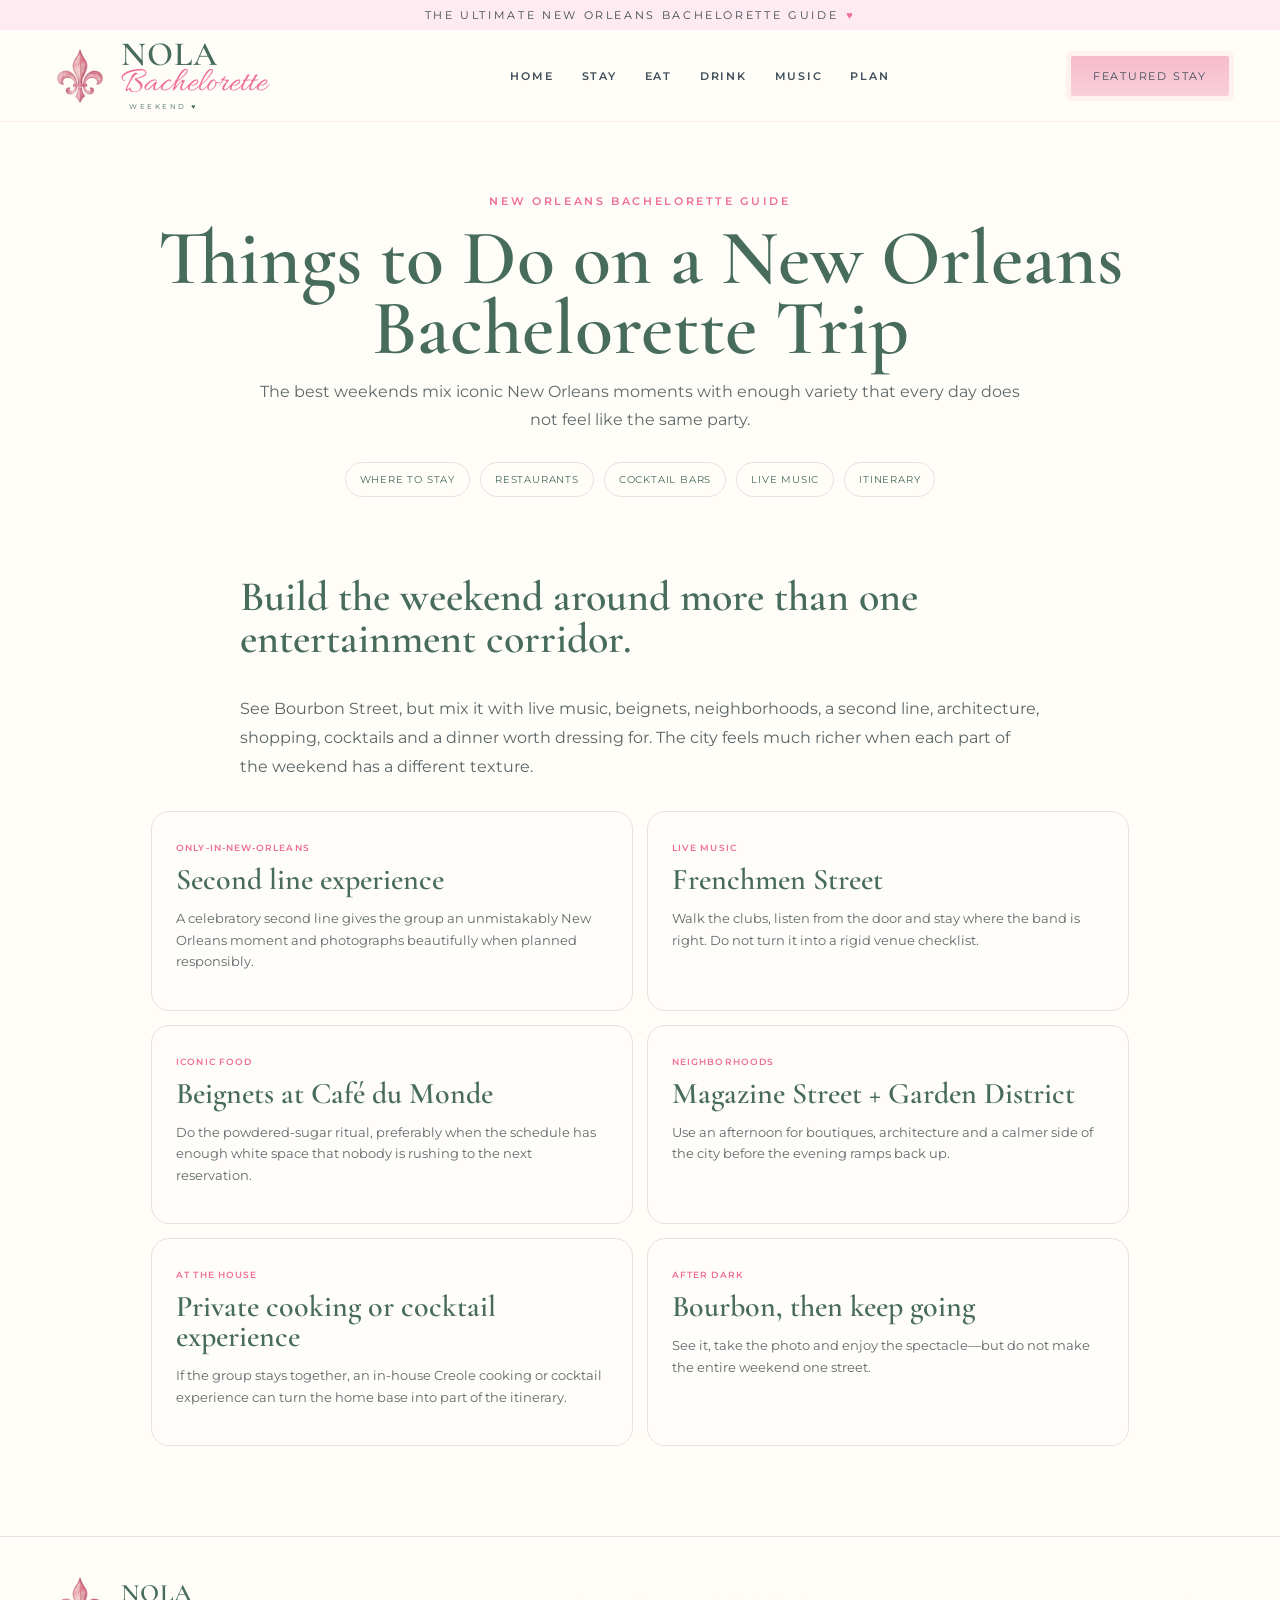
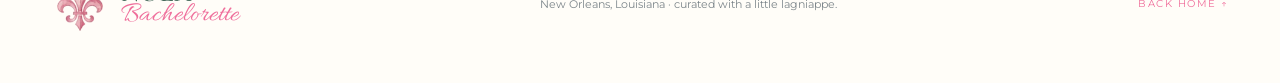
<file: things-to-do-new-orleans-bachelorette.html>
<!DOCTYPE html>

<html lang="en-US"><head>
<meta charset="utf-8"/><meta content="width=device-width,initial-scale=1" name="viewport"/>
<title>Things to Do for a New Orleans Bachelorette Party | NOLA Guide</title>
<meta content="The best things to do on a New Orleans bachelorette trip: Frenchmen Street, second lines, beignets, neighborhoods, cocktails and nightlife." name="description"/>
<meta content="index,follow,max-image-preview:large,max-snippet:-1" name="robots"/>
<link href="https://www.theneworleansbachelorette.com/things-to-do-new-orleans-bachelorette" rel="canonical"/>
<meta content="article" property="og:type"/><meta content="Things to Do for a New Orleans Bachelorette Party | NOLA Guide" property="og:title"/>
<meta content="The best things to do on a New Orleans bachelorette trip: Frenchmen Street, second lines, beignets, neighborhoods, cocktails and nightlife." property="og:description"/><meta content="https://www.theneworleansbachelorette.com/things-to-do-new-orleans-bachelorette" property="og:url"/>
<meta content="https://www.theneworleansbachelorette.com/assets/play-card.webp" property="og:image"/>
<meta content="summary_large_image" name="twitter:card"/>
<link href="https://fonts.googleapis.com" rel="preconnect"/><link crossorigin="" href="https://fonts.gstatic.com" rel="preconnect"/>
<link href="https://fonts.googleapis.com/css2?family=Allura&amp;family=Cormorant+Garamond:wght@500;600&amp;family=Montserrat:wght@400;500;600&amp;display=swap" rel="stylesheet"/>
<link href="/styles.css" rel="stylesheet"/><link href="/assets/fleur-pink.webp" rel="icon" type="image/webp"/>
<script type="application/ld+json">{"@context": "https://schema.org", "@graph": [{"@type": "WebPage", "@id": "https://www.theneworleansbachelorette.com/things-to-do-new-orleans-bachelorette#webpage", "url": "https://www.theneworleansbachelorette.com/things-to-do-new-orleans-bachelorette", "name": "Things to Do for a New Orleans Bachelorette Party | NOLA Guide", "description": "The best things to do on a New Orleans bachelorette trip: Frenchmen Street, second lines, beignets, neighborhoods, cocktails and nightlife.", "isPartOf": {"@id": "https://www.theneworleansbachelorette.com/#website"}, "about": {"@type": "City", "name": "New Orleans"}, "inLanguage": "en-US"}, {"@type": "BreadcrumbList", "itemListElement": [{"@type": "ListItem", "position": 1, "name": "New Orleans Bachelorette Guide", "item": "https://www.theneworleansbachelorette.com/"}, {"@type": "ListItem", "position": 2, "name": "Things to Do on a New Orleans Bachelorette Trip", "item": "https://www.theneworleansbachelorette.com/things-to-do-new-orleans-bachelorette"}]}]}</script>
<meta content="strict-origin-when-cross-origin" name="referrer"/><meta content="telephone=no" name="format-detection"/><meta content="light" name="color-scheme"/></head><body>
<a class="skip-link" href="#main-content">Skip to content</a>
<div class="announcement">THE ULTIMATE NEW ORLEANS BACHELORETTE GUIDE <span>♥</span></div>
<header class="site-header">
<a aria-label="New Orleans Bachelorette Guide home" class="brand" href="/"><span class="brand-mark"><img alt="" decoding="async" height="54" src="/assets/fleur-pink.webp" width="54"/></span><span class="brand-copy"><b>NOLA</b><em>Bachelorette</em><small>WEEKEND ♥</small></span></a>
<button aria-controls="primary-nav" aria-expanded="false" aria-label="Toggle menu" class="menu-toggle" type="button">☰</button>
<nav aria-label="Primary navigation" class="nav" id="primary-nav"><a href="/">HOME</a><a href="/where-to-stay-new-orleans-bachelorette">STAY</a><a href="/best-restaurants-new-orleans-bachelorette">EAT</a><a href="/best-bars-new-orleans-bachelorette">DRINK</a><a href="/frenchmen-street-live-music-guide">MUSIC</a><a href="/new-orleans-bachelorette-itinerary">PLAN</a></nav>
<a class="contact-btn" href="https://www.maisonsaintlafleur.com/" rel="noopener noreferrer" target="_blank">FEATURED STAY</a>
</header>
<main id="main-content">
<section class="guide-hero"><span class="eyebrow">NEW ORLEANS BACHELORETTE GUIDE</span><h1>Things to Do on a New Orleans Bachelorette Trip</h1><p>The best weekends mix iconic New Orleans moments with enough variety that every day does not feel like the same party.</p>
<div class="guide-nav"><a href="/where-to-stay-new-orleans-bachelorette">WHERE TO STAY</a><a href="/best-restaurants-new-orleans-bachelorette">RESTAURANTS</a><a href="/best-bars-new-orleans-bachelorette">COCKTAIL BARS</a><a href="/frenchmen-street-live-music-guide">LIVE MUSIC</a><a href="/new-orleans-bachelorette-itinerary">ITINERARY</a></div>
</section>
<section class="guide-body">
<div class="guide-copy"><h2>Build the weekend around more than one entertainment corridor.</h2>
<p>See Bourbon Street, but mix it with live music, beignets, neighborhoods, a second line, architecture, shopping, cocktails and a dinner worth dressing for. The city feels much richer when each part of the weekend has a different texture.</p></div>
<div class="guide-grid">
<div class="guide-item"><span>ONLY-IN-NEW-ORLEANS</span><h2>Second line experience</h2><p>A celebratory second line gives the group an unmistakably New Orleans moment and photographs beautifully when planned responsibly.</p></div>
<div class="guide-item"><span>LIVE MUSIC</span><h2>Frenchmen Street</h2><p>Walk the clubs, listen from the door and stay where the band is right. Do not turn it into a rigid venue checklist.</p></div>
<div class="guide-item"><span>ICONIC FOOD</span><h2>Beignets at Café du Monde</h2><p>Do the powdered-sugar ritual, preferably when the schedule has enough white space that nobody is rushing to the next reservation.</p></div>
<div class="guide-item"><span>NEIGHBORHOODS</span><h2>Magazine Street + Garden District</h2><p>Use an afternoon for boutiques, architecture and a calmer side of the city before the evening ramps back up.</p></div>
<div class="guide-item"><span>AT THE HOUSE</span><h2>Private cooking or cocktail experience</h2><p>If the group stays together, an in-house Creole cooking or cocktail experience can turn the home base into part of the itinerary.</p></div>
<div class="guide-item"><span>AFTER DARK</span><h2>Bourbon, then keep going</h2><p>See it, take the photo and enjoy the spectacle—but do not make the entire weekend one street.</p></div>
</div>
</section>
</main>
<footer><div class="brand footer-brand"><span class="brand-mark"><img alt="" decoding="async" height="54" src="/assets/fleur-pink.webp" width="54"/></span><span class="brand-copy"><b>NOLA</b><em>Bachelorette</em></span></div><p>New Orleans, Louisiana · curated with a little lagniappe.</p><a href="/">BACK HOME ↑</a></footer>
<script src="/script.js"></script></body></html>
</file>
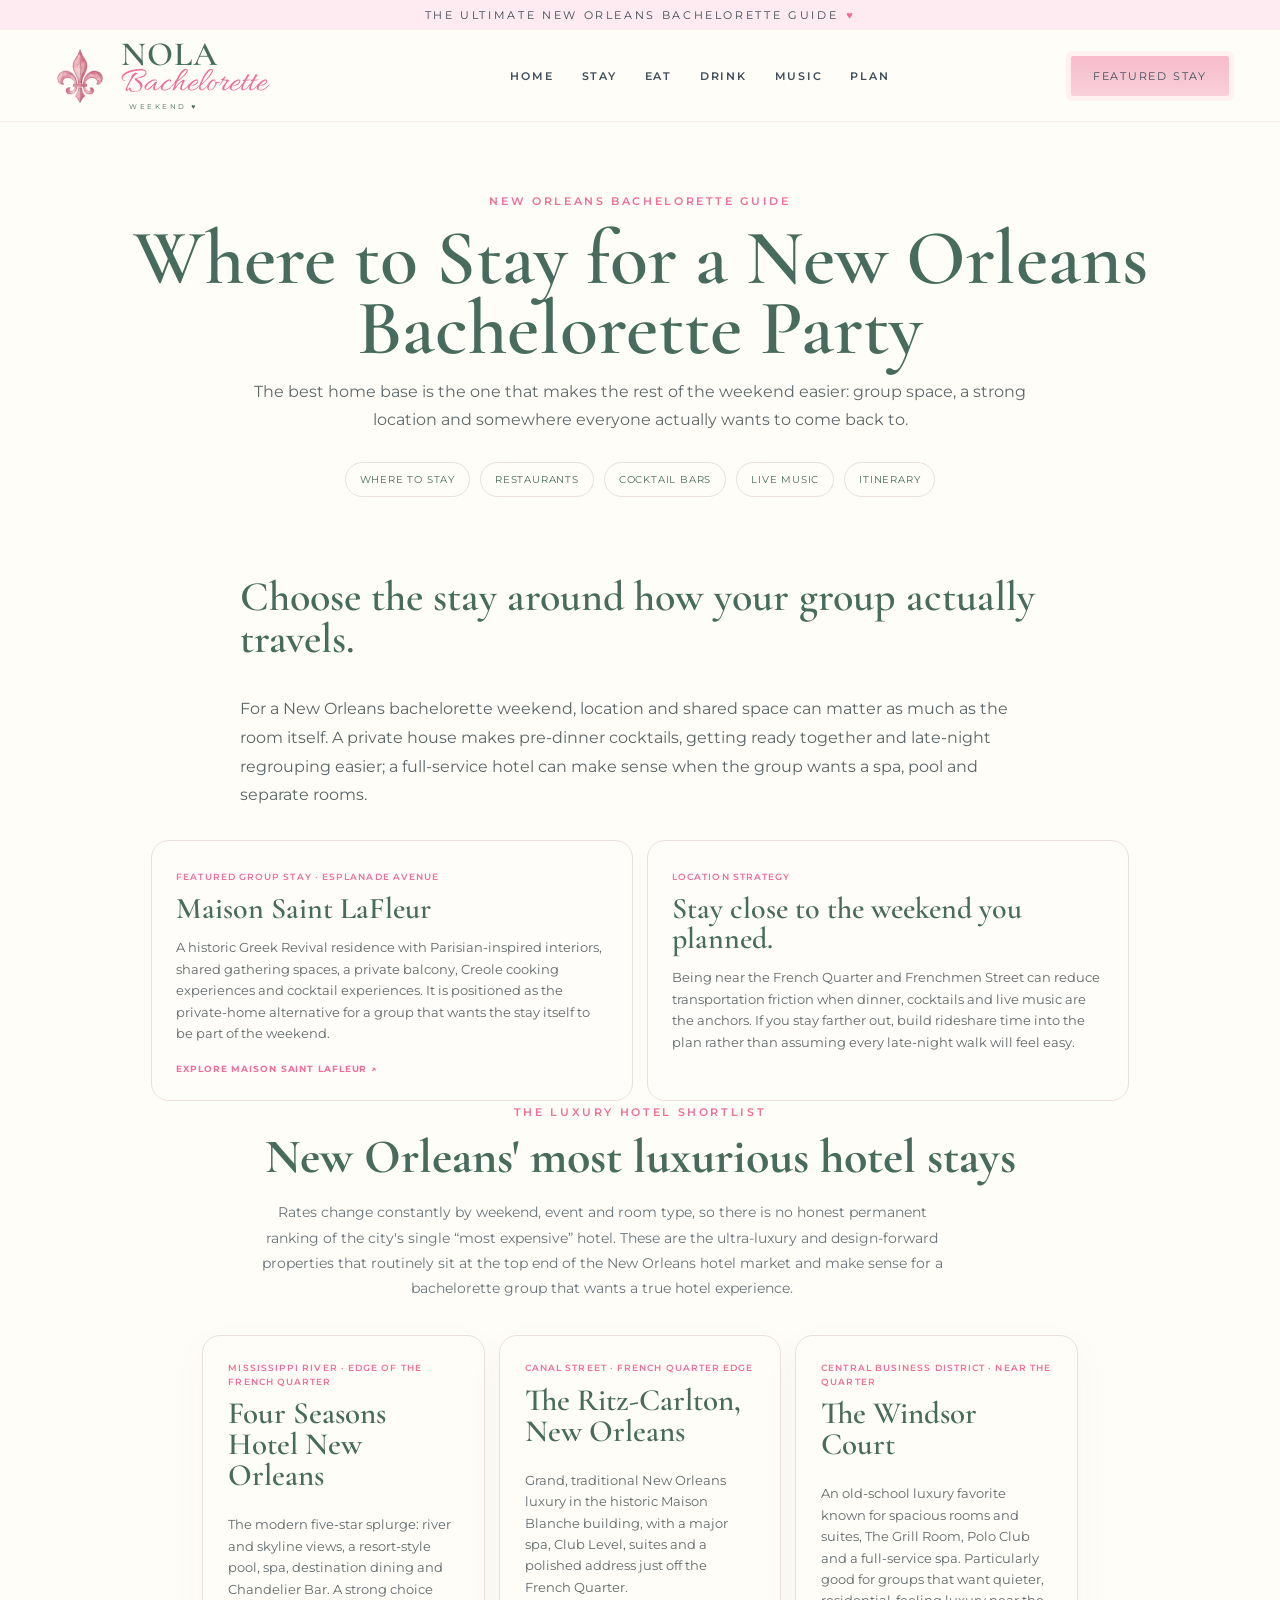
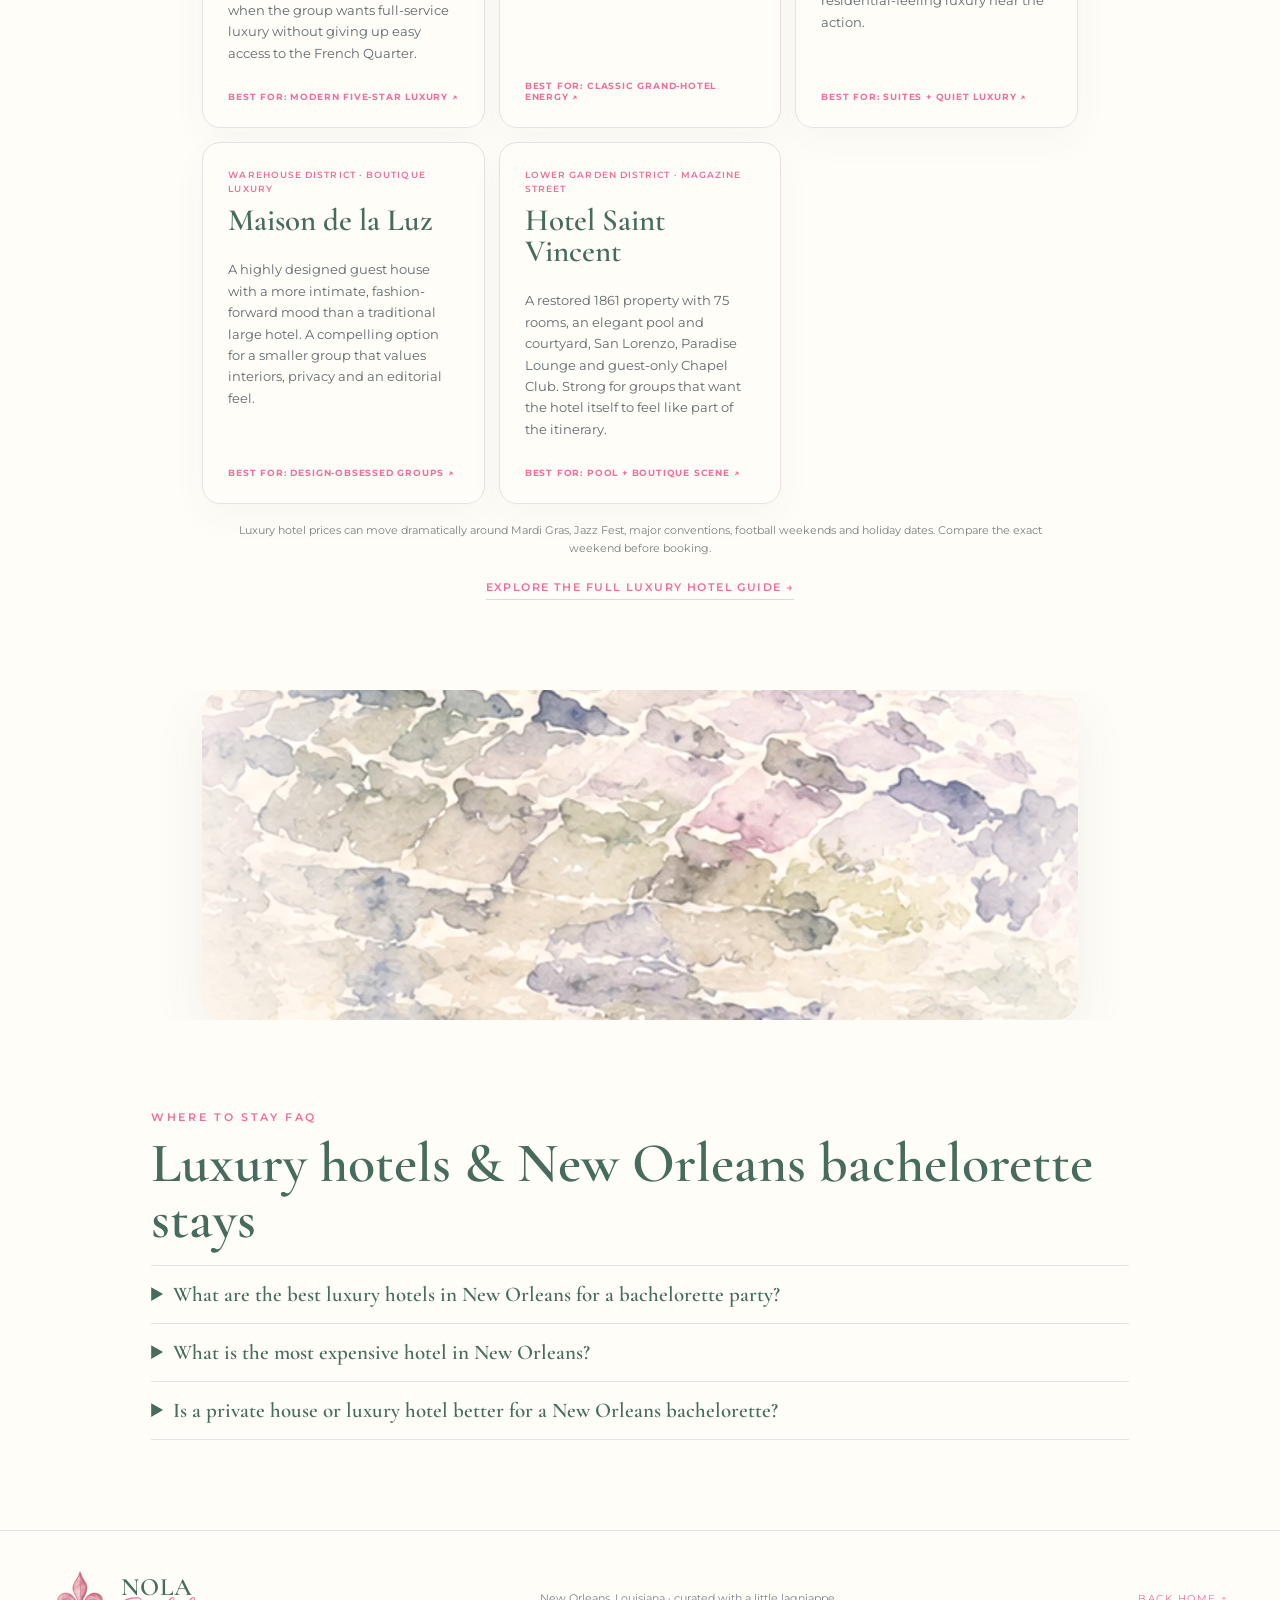
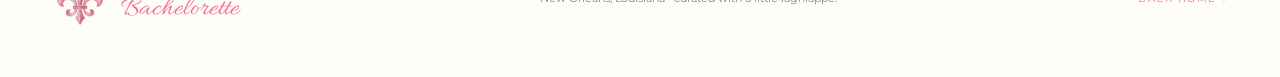
<file: where-to-stay-new-orleans-bachelorette.html>
<!DOCTYPE html>

<html lang="en"><head>
<meta charset="utf-8"/><meta content="width=device-width,initial-scale=1" name="viewport"/>
<title>Where to Stay in New Orleans for a Bachelorette Party | Luxury Hotels</title>
<meta content="Where to stay for a New Orleans bachelorette party: Maison Saint LaFleur plus Four Seasons, Ritz-Carlton, Windsor Court, Maison de la Luz and Hotel Saint Vincent." name="description"/>
<meta content="index,follow,max-image-preview:large,max-snippet:-1" name="robots"/>
<link href="https://www.theneworleansbachelorette.com/where-to-stay-new-orleans-bachelorette" rel="canonical"/>
<meta content="article" property="og:type"/><meta content="Where to Stay in New Orleans for a Bachelorette Party | Luxury Hotels" property="og:title"/>
<meta content="Compare New Orleans luxury hotels and group stays for a bachelorette weekend, including Four Seasons, Ritz-Carlton, Windsor Court and Maison Saint LaFleur." property="og:description"/><meta content="https://www.theneworleansbachelorette.com/where-to-stay-new-orleans-bachelorette" property="og:url"/>
<meta content="https://www.theneworleansbachelorette.com/assets/maison-saint-lafleur-carriage.webp" property="og:image"/>
<meta content="summary_large_image" name="twitter:card"/>
<link href="https://fonts.googleapis.com" rel="preconnect"/><link crossorigin="" href="https://fonts.gstatic.com" rel="preconnect"/>
<link href="https://fonts.googleapis.com/css2?family=Allura&amp;family=Cormorant+Garamond:wght@500;600&amp;family=Montserrat:wght@400;500;600&amp;display=swap" rel="stylesheet"/>
<link href="/styles.css" rel="stylesheet"/><link href="/assets/fleur-pink.webp" rel="icon" type="image/webp"/>
<script type="application/ld+json">{"@context": "https://schema.org", "@graph": [{"@type": "CollectionPage", "@id": "https://www.theneworleansbachelorette.com/where-to-stay-new-orleans-bachelorette#webpage", "url": "https://www.theneworleansbachelorette.com/where-to-stay-new-orleans-bachelorette", "name": "Where to Stay in New Orleans for a Bachelorette Party | Luxury Hotels", "description": "Where to stay for a New Orleans bachelorette party, including private group stays and luxury hotels.", "isPartOf": {"@id": "https://www.theneworleansbachelorette.com/#website"}, "about": [{"@type": "City", "name": "New Orleans"}, {"@type": "Thing", "name": "Luxury hotels"}, {"@type": "Thing", "name": "Bachelorette party"}], "inLanguage": "en-US"}, {"@type": "ItemList", "name": "Luxury Hotels and Group Stays for a New Orleans Bachelorette Weekend", "itemListElement": [{"@type": "ListItem", "position": 1, "name": "Maison Saint LaFleur", "url": "https://www.maisonsaintlafleur.com/"}, {"@type": "ListItem", "position": 2, "name": "Four Seasons Hotel New Orleans", "url": "https://www.fourseasons.com/neworleans/"}, {"@type": "ListItem", "position": 3, "name": "The Ritz-Carlton, New Orleans", "url": "https://www.ritzcarlton.com/en/hotels/msyrz-the-ritz-carlton-new-orleans/overview/"}, {"@type": "ListItem", "position": 4, "name": "The Windsor Court", "url": "https://thewindsorcourt.com/"}, {"@type": "ListItem", "position": 5, "name": "Maison de la Luz", "url": "https://maisondelaluz.com/"}, {"@type": "ListItem", "position": 6, "name": "Hotel Saint Vincent", "url": "https://saintvincentnola.com/"}]}, {"@type": "FAQPage", "mainEntity": [{"@type": "Question", "name": "What are the best luxury hotels in New Orleans for a bachelorette party?", "acceptedAnswer": {"@type": "Answer", "text": "Four Seasons Hotel New Orleans, The Ritz-Carlton, The Windsor Court, Maison de la Luz and Hotel Saint Vincent are strong luxury or design-forward options. The best choice depends on whether the group prioritizes a pool, spa, suites, boutique design or neighborhood."}}, {"@type": "Question", "name": "What is the most expensive hotel in New Orleans?", "acceptedAnswer": {"@type": "Answer", "text": "There is no permanent answer because nightly rates vary by date, room category and major events. Four Seasons, Ritz-Carlton, Windsor Court and high-end boutique properties can all price near the top of the market on peak weekends."}}, {"@type": "Question", "name": "Is a private house or luxury hotel better for a New Orleans bachelorette?", "acceptedAnswer": {"@type": "Answer", "text": "A private group stay can be better for shared space and getting ready together, while a luxury hotel can be better for separate rooms, spa services, pools, housekeeping and full-service amenities."}}]}, {"@type": "BreadcrumbList", "itemListElement": [{"@type": "ListItem", "position": 1, "name": "New Orleans Bachelorette Guide", "item": "https://www.theneworleansbachelorette.com/"}, {"@type": "ListItem", "position": 2, "name": "Where to Stay", "item": "https://www.theneworleansbachelorette.com/where-to-stay-new-orleans-bachelorette"}]}]}</script>
</head><body>
<a class="skip-link" href="#main-content">Skip to content</a>
<div class="announcement">THE ULTIMATE NEW ORLEANS BACHELORETTE GUIDE <span>♥</span></div>
<header class="site-header">
<a aria-label="New Orleans Bachelorette Guide home" class="brand" href="/"><span class="brand-mark"><img alt="" height="54" src="/assets/fleur-pink.webp" width="54"/></span><span class="brand-copy"><b>NOLA</b><em>Bachelorette</em><small>WEEKEND ♥</small></span></a>
<button aria-controls="primary-nav" aria-expanded="false" aria-label="Toggle menu" class="menu-toggle" type="button">☰</button>
<nav aria-label="Primary navigation" class="nav" id="primary-nav"><a href="/">HOME</a><a href="/where-to-stay-new-orleans-bachelorette">STAY</a><a href="/best-restaurants-new-orleans-bachelorette">EAT</a><a href="/best-bars-new-orleans-bachelorette">DRINK</a><a href="/frenchmen-street-live-music-guide">MUSIC</a><a href="/new-orleans-bachelorette-itinerary">PLAN</a></nav>
<a class="contact-btn" href="https://www.maisonsaintlafleur.com/" rel="noopener noreferrer" target="_blank">FEATURED STAY</a>
</header>
<main id="main-content">
<section class="guide-hero"><span class="eyebrow">NEW ORLEANS BACHELORETTE GUIDE</span><h1>Where to Stay for a New Orleans Bachelorette Party</h1><p>The best home base is the one that makes the rest of the weekend easier: group space, a strong location and somewhere everyone actually wants to come back to.</p>
<div class="guide-nav"><a href="/where-to-stay-new-orleans-bachelorette">WHERE TO STAY</a><a href="/best-restaurants-new-orleans-bachelorette">RESTAURANTS</a><a href="/best-bars-new-orleans-bachelorette">COCKTAIL BARS</a><a href="/frenchmen-street-live-music-guide">LIVE MUSIC</a><a href="/new-orleans-bachelorette-itinerary">ITINERARY</a></div>
</section>
<section class="guide-body">
<div class="guide-copy"><h2>Choose the stay around how your group actually travels.</h2>
<p>For a New Orleans bachelorette weekend, location and shared space can matter as much as the room itself. A private house makes pre-dinner cocktails, getting ready together and late-night regrouping easier; a full-service hotel can make sense when the group wants a spa, pool and separate rooms.</p></div>
<div class="guide-grid">
<a class="guide-item" href="https://www.maisonsaintlafleur.com/" rel="noopener noreferrer" target="_blank"><span>FEATURED GROUP STAY · ESPLANADE AVENUE</span><h2>Maison Saint LaFleur</h2><p>A historic Greek Revival residence with Parisian-inspired interiors, shared gathering spaces, a private balcony, Creole cooking experiences and cocktail experiences. It is positioned as the private-home alternative for a group that wants the stay itself to be part of the weekend.</p><b>EXPLORE MAISON SAINT LAFLEUR ↗</b></a>
<div class="guide-item"><span>LOCATION STRATEGY</span><h2>Stay close to the weekend you planned.</h2><p>Being near the French Quarter and Frenchmen Street can reduce transportation friction when dinner, cocktails and live music are the anchors. If you stay farther out, build rideshare time into the plan rather than assuming every late-night walk will feel easy.</p></div>
</div>
<section aria-labelledby="luxury-hotels-title" class="luxury-hotels">
<div class="section-heading">
<span class="eyebrow">THE LUXURY HOTEL SHORTLIST</span>
<h2 id="luxury-hotels-title">New Orleans' most luxurious hotel stays</h2>
<p>Rates change constantly by weekend, event and room type, so there is no honest permanent ranking of the city's single “most expensive” hotel. These are the ultra-luxury and design-forward properties that routinely sit at the top end of the New Orleans hotel market and make sense for a bachelorette group that wants a true hotel experience.</p>
</div>
<div class="luxury-hotel-grid"><a class="luxury-hotel-card" href="https://www.fourseasons.com/neworleans/" rel="noopener noreferrer" target="_blank">
<span>MISSISSIPPI RIVER · EDGE OF THE FRENCH QUARTER</span>
<h3>Four Seasons Hotel New Orleans</h3>
<p>The modern five-star splurge: river and skyline views, a resort-style pool, spa, destination dining and Chandelier Bar. A strong choice when the group wants full-service luxury without giving up easy access to the French Quarter.</p>
<b>BEST FOR: MODERN FIVE-STAR LUXURY ↗</b>
</a>
<a class="luxury-hotel-card" href="https://www.ritzcarlton.com/en/hotels/msyrz-the-ritz-carlton-new-orleans/overview/" rel="noopener noreferrer" target="_blank">
<span>CANAL STREET · FRENCH QUARTER EDGE</span>
<h3>The Ritz-Carlton, New Orleans</h3>
<p>Grand, traditional New Orleans luxury in the historic Maison Blanche building, with a major spa, Club Level, suites and a polished address just off the French Quarter.</p>
<b>BEST FOR: CLASSIC GRAND-HOTEL ENERGY ↗</b>
</a>
<a class="luxury-hotel-card" href="https://thewindsorcourt.com/" rel="noopener noreferrer" target="_blank">
<span>CENTRAL BUSINESS DISTRICT · NEAR THE QUARTER</span>
<h3>The Windsor Court</h3>
<p>An old-school luxury favorite known for spacious rooms and suites, The Grill Room, Polo Club and a full-service spa. Particularly good for groups that want quieter, residential-feeling luxury near the action.</p>
<b>BEST FOR: SUITES + QUIET LUXURY ↗</b>
</a>
<a class="luxury-hotel-card" href="https://maisondelaluz.com/" rel="noopener noreferrer" target="_blank">
<span>WAREHOUSE DISTRICT · BOUTIQUE LUXURY</span>
<h3>Maison de la Luz</h3>
<p>A highly designed guest house with a more intimate, fashion-forward mood than a traditional large hotel. A compelling option for a smaller group that values interiors, privacy and an editorial feel.</p>
<b>BEST FOR: DESIGN-OBSESSED GROUPS ↗</b>
</a>
<a class="luxury-hotel-card" href="https://saintvincentnola.com/" rel="noopener noreferrer" target="_blank">
<span>LOWER GARDEN DISTRICT · MAGAZINE STREET</span>
<h3>Hotel Saint Vincent</h3>
<p>A restored 1861 property with 75 rooms, an elegant pool and courtyard, San Lorenzo, Paradise Lounge and guest-only Chapel Club. Strong for groups that want the hotel itself to feel like part of the itinerary.</p>
<b>BEST FOR: POOL + BOUTIQUE SCENE ↗</b>
</a></div>
<p class="hotel-rate-note">Luxury hotel prices can move dramatically around Mardi Gras, Jazz Fest, major conventions, football weekends and holiday dates. Compare the exact weekend before booking.</p>
<a class="primary-link luxury-guide-link" href="/luxury-hotels-new-orleans-bachelorette">EXPLORE THE FULL LUXURY HOTEL GUIDE →</a>
</section><section aria-label="Watercolor alligator swimming through a Louisiana bayou" class="watercolor-gator-swim">
<div aria-hidden="true" class="bayou-water">
<img alt="" class="bayou-backdrop" decoding="async" height="2048" loading="lazy" src="assets/watercolor-bayou-water.webp" width="896"/>
<div class="gator-swim-track">
<img alt="Watercolor alligator swimming through pastel Louisiana water" class="swimming-gator" decoding="async" height="1536" loading="lazy" src="assets/watercolor-swimming-alligator.webp" width="706"/>
<span class="gator-ripple ripple-one"></span>
<span class="gator-ripple ripple-two"></span>
</div>
</div>
</section><section aria-labelledby="stay-faq-title" class="stay-seo-faq">
<span class="eyebrow">WHERE TO STAY FAQ</span>
<h2 id="stay-faq-title">Luxury hotels &amp; New Orleans bachelorette stays</h2>
<details><summary>What are the best luxury hotels in New Orleans for a bachelorette party?</summary><p>Four Seasons Hotel New Orleans, The Ritz-Carlton, The Windsor Court, Maison de la Luz and Hotel Saint Vincent are strong luxury or design-forward options. The best choice depends on whether your group prioritizes a resort-style pool, spa, suites, boutique design or a quieter neighborhood.</p></details>
<details><summary>What is the most expensive hotel in New Orleans?</summary><p>There is no permanent answer because nightly rates vary by date, room category and major events. Four Seasons, Ritz-Carlton, Windsor Court and high-end boutique properties can all price near the top of the market on peak weekends.</p></details>
<details><summary>Is a private house or luxury hotel better for a New Orleans bachelorette?</summary><p>A private group stay can be better for getting ready together, pre-dinner cocktails and shared downtime. A luxury hotel can be better for separate rooms, spa services, a pool, daily housekeeping and full-service amenities.</p></details>
</section></section>
</main>
<footer><div class="brand footer-brand"><span class="brand-mark"><img alt="" height="54" src="/assets/fleur-pink.webp" width="54"/></span><span class="brand-copy"><b>NOLA</b><em>Bachelorette</em></span></div><p>New Orleans, Louisiana · curated with a little lagniappe.</p><a href="/">BACK HOME ↑</a></footer>
<script src="/script.js"></script></body></html>
</file>
<file: styles.css>
:root{
  --ivory:#fffdf8;
  --pink:#ef6e9b;
  --pink-soft:#f8dce6;
  --pink-pale:#fff3f7;
  --green:#476b5c;
  --mint:#a8c7b6;
  --lav:#aaa0bd;
  --ink:#3f4e59;
  --gold:#dfb66a;
  --line:#eadfe1;
}
*{box-sizing:border-box}
html{scroll-behavior:smooth}
body{margin:0;background:var(--ivory);color:var(--ink);font-family:'Montserrat',sans-serif}
img{display:block;width:100%}
a{color:inherit;text-decoration:none}
.announcement{height:30px;display:flex;align-items:center;justify-content:center;background:#fdebf1;font-size:11px;letter-spacing:.24em;color:#3d4850}.announcement span{color:var(--pink);margin-left:8px}
.site-header{position:sticky;top:0;z-index:20;height:92px;display:grid;grid-template-columns:280px 1fr 160px;align-items:center;padding:0 4vw;background:rgba(255,253,248,.94);backdrop-filter:blur(12px);border-bottom:1px solid rgba(239,110,155,.12)}
.brand{display:flex;align-items:center;gap:12px}.brand-mark{font-size:50px;color:var(--pink);line-height:1}.brand-copy{display:flex;flex-direction:column;line-height:.8}.brand-copy b{font-family:'Cormorant Garamond',serif;font-size:34px;font-weight:600;color:var(--green);letter-spacing:.03em}.brand-copy em{font-family:'Allura',cursive;font-size:35px;font-style:normal;color:var(--pink);transform:translateY(2px)}.brand-copy small{font-size:7px;letter-spacing:.36em;color:var(--green);margin-top:8px;margin-left:8px}
.nav{display:flex;gap:28px;justify-content:center}.nav a{font-size:11px;letter-spacing:.16em;font-weight:600;position:relative}.nav a:after{content:"";position:absolute;left:0;right:100%;bottom:-10px;height:2px;background:var(--pink);transition:.2s}.nav a:hover:after{right:0}
.contact-btn{justify-self:end;background:linear-gradient(180deg,#f7bbcb,#f8cfda);padding:13px 22px;border-radius:2px;font-size:11px;letter-spacing:.16em;box-shadow:0 0 0 5px rgba(247,187,203,.18)}.menu-toggle{display:none;border:0;background:transparent;font-size:24px}
.hero{min-height:620px;display:grid;grid-template-columns:1.05fr 1.1fr 1.05fr;align-items:center;position:relative;overflow:hidden;padding:28px 2vw 18px;background:radial-gradient(circle at 52% 40%,rgba(250,216,226,.25),transparent 38%)}
.hero-art{height:500px;overflow:hidden;position:relative}.hero-art img{width:100%;height:100%;object-fit:cover;mix-blend-mode:multiply}.hero-left img{object-position:center}.hero-right img{object-position:center}.hero-art:after{content:"";position:absolute;inset:0;pointer-events:none}.hero-left:after{background:linear-gradient(90deg,transparent 60%,var(--ivory) 100%)}.hero-right:after{background:linear-gradient(270deg,transparent 60%,var(--ivory) 100%)}
.hero-copy{text-align:center;z-index:2;padding:0 10px}.script-kicker{font-family:'Allura',cursive;color:var(--pink);font-size:31px;line-height:1;margin:0 0 12px}.hero h1{font-family:'Cormorant Garamond',serif;color:var(--green);font-size:68px;line-height:.92;margin:0;letter-spacing:.02em}.hero-script{font-family:'Allura',cursive;color:var(--pink);font-size:66px;line-height:1.08}.mini-fleur{font-size:28px;color:var(--green);margin:6px auto}.hero-sub{font-size:12px;letter-spacing:.2em;line-height:1.8}.brush-button{display:inline-block;margin-top:16px;padding:14px 45px;background:linear-gradient(180deg,#f6bfd0,#f8dbe4);font-size:12px;letter-spacing:.16em;position:relative}.brush-button span{color:var(--pink)}
.intro{text-align:center;max-width:800px;margin:50px auto 25px;padding:0 24px}.intro .script-kicker{font-size:28px}.intro h2,.editorial-copy h2,.avoid-copy h2{font-family:'Cormorant Garamond',serif;font-size:48px;color:var(--green);margin:6px 0 12px}.intro p:last-child{font-size:14px;line-height:1.8;color:#68747b}
.category-grid{display:grid;grid-template-columns:repeat(6,1fr);gap:14px;padding:22px 3vw 55px}.category-card{background:#fffdfa;border:1px solid var(--line);border-radius:18px;overflow:hidden;text-align:center;transition:.2s;box-shadow:0 8px 30px rgba(84,71,79,.04)}.category-card:hover{transform:translateY(-4px);box-shadow:0 14px 36px rgba(84,71,79,.09)}.category-image{height:230px;overflow:hidden;background:#faf7f4}.category-image img{height:100%;object-fit:cover}.drink-art img{object-position:60% 50%;transform:scale(1.35)}.plan-art img{object-position:center}.category-card h3{font-family:'Cormorant Garamond',serif;font-size:26px;color:var(--green);margin:18px 0 5px}.category-card p{font-size:11px;line-height:1.55;min-height:52px;padding:0 18px;margin:0}.category-card a{display:inline-block;color:var(--pink);font-size:11px;letter-spacing:.12em;font-weight:600;margin:13px 0 20px}
.feature-strip{display:grid;grid-template-columns:repeat(5,1fr);gap:18px;background:linear-gradient(90deg,#fff1f5,#fae7ed,#fff1f5);padding:22px 4vw;margin-bottom:70px}.feature-strip div{display:grid;grid-template-columns:46px 1fr;grid-template-rows:auto auto;column-gap:12px;align-items:center}.feature-strip span{grid-row:1/3;font-size:34px;color:var(--pink);text-align:center}.feature-strip b{font-family:'Cormorant Garamond',serif;font-size:16px;color:var(--green);letter-spacing:.03em}.feature-strip small{font-size:10px;line-height:1.4}
.editorial-section{max-width:1280px;margin:0 auto 90px;padding:0 4vw;display:grid;grid-template-columns:1.2fr .8fr;gap:60px;align-items:center}.editorial-section.reverse{grid-template-columns:.8fr 1.2fr}.editorial-section.reverse .editorial-image{order:2}.editorial-image{border-radius:24px;overflow:hidden;box-shadow:0 18px 60px rgba(76,85,88,.08)}.editorial-image img{aspect-ratio:16/10;object-fit:cover}.eyebrow{font-size:11px;letter-spacing:.24em;color:var(--pink);font-weight:600}.editorial-copy p,.avoid-copy p{font-size:14px;line-height:1.85;color:#657079}.editorial-copy .script-kicker,.avoid-copy .script-kicker{font-size:29px;margin:0 0 14px}.pill-row{display:flex;flex-wrap:wrap;gap:8px;margin-top:22px}.pill-row span{border:1px solid #e8c8d3;background:#fff8fa;padding:8px 12px;border-radius:99px;font-size:9px;letter-spacing:.15em;color:var(--green)}
.avoid-section{max-width:1280px;margin:0 auto 90px;padding:46px 4vw;display:grid;grid-template-columns:.7fr 1.3fr;gap:55px;align-items:center;background:#fff7f9;border-radius:28px}.avoid-image{border-radius:22px;overflow:hidden}.avoid-image img{aspect-ratio:16/10;object-fit:cover}.symbols{max-width:1400px;margin:0 auto 90px;padding:0 3vw}.symbols img{border-radius:18px}
footer{border-top:1px solid var(--line);padding:38px 4vw 50px;display:flex;align-items:center;justify-content:space-between;gap:20px}.footer-brand .brand-mark{font-size:38px}.footer-brand .brand-copy b{font-size:25px}.footer-brand .brand-copy em{font-size:28px}footer p{font-size:11px;color:#7c858a}footer>a{font-size:10px;letter-spacing:.15em;color:var(--pink)}
@media(max-width:1180px){.site-header{grid-template-columns:230px 1fr 130px}.nav{gap:16px}.nav a{font-size:9px}.category-grid{grid-template-columns:repeat(3,1fr)}.category-image{height:280px}.feature-strip{grid-template-columns:repeat(2,1fr)}.hero h1{font-size:54px}.hero-script{font-size:55px}}
@media(max-width:820px){.site-header{height:78px;grid-template-columns:1fr auto}.brand-mark{font-size:38px}.brand-copy b{font-size:27px}.brand-copy em{font-size:29px}.contact-btn{display:none}.menu-toggle{display:block}.nav{display:none;position:absolute;top:78px;left:0;right:0;background:var(--ivory);padding:20px;flex-direction:column;align-items:center;border-bottom:1px solid var(--line)}.nav.open{display:flex}.hero{grid-template-columns:1fr;min-height:auto;padding:22px 0 0}.hero-copy{order:1;padding:20px 26px 30px}.hero-left{order:2;height:370px}.hero-right{display:none}.hero h1{font-size:50px}.hero-script{font-size:52px}.category-grid{grid-template-columns:repeat(2,1fr);padding:20px 18px 50px}.category-image{height:240px}.feature-strip{grid-template-columns:1fr}.editorial-section,.editorial-section.reverse,.avoid-section{grid-template-columns:1fr;gap:28px;padding-left:22px;padding-right:22px}.editorial-section.reverse .editorial-image{order:0}.avoid-section{margin-left:16px;margin-right:16px}.intro h2,.editorial-copy h2,.avoid-copy h2{font-size:40px}footer{flex-direction:column;text-align:center}}
@media(max-width:520px){.announcement{font-size:8px;letter-spacing:.14em}.site-header{padding:0 16px}.category-grid{grid-template-columns:1fr}.category-image{height:300px}.hero h1{font-size:42px}.hero-script{font-size:47px}.script-kicker{font-size:27px}.intro{margin-top:30px}.feature-strip{margin-bottom:50px}.editorial-section{margin-bottom:60px}.symbols{margin-bottom:60px}}

/* Added guide content */
.stay-feature{scroll-margin-top:130px}.stay-note{padding-left:16px;border-left:2px solid var(--pink-soft);font-family:'Cormorant Garamond',serif;font-size:18px!important;color:var(--green)!important}.primary-link{display:inline-block;margin-top:16px;color:var(--pink);font-size:11px;letter-spacing:.13em;font-weight:600;border-bottom:1px solid rgba(239,110,155,.35);padding-bottom:5px}.primary-link:hover{border-bottom-color:var(--pink)}
.recommendations{max-width:1280px;margin:0 auto 100px;padding:0 4vw}.section-heading{max-width:760px;margin:0 auto 34px;text-align:center}.section-heading h2,.plan-section h2{font-family:'Cormorant Garamond',serif;font-size:48px;color:var(--green);margin:8px 0 12px}.section-heading p,.plan-section p{font-size:14px;line-height:1.8;color:#68747b}.restaurant-grid{display:grid;grid-template-columns:repeat(3,1fr);gap:14px}.restaurant-card{display:flex;flex-direction:column;min-height:250px;padding:27px 25px;background:linear-gradient(145deg,#fffdf9,#fff7fa);border:1px solid var(--line);border-radius:18px;transition:.2s;box-shadow:0 8px 28px rgba(84,71,79,.035)}.restaurant-card:hover{transform:translateY(-4px);box-shadow:0 14px 35px rgba(84,71,79,.085);border-color:#e6cbd4}.restaurant-tag{font-size:9px;letter-spacing:.18em;color:var(--pink);font-weight:600}.restaurant-card h3{font-family:'Cormorant Garamond',serif;color:var(--green);font-size:30px;margin:12px 0 8px}.restaurant-card p{font-size:12px;line-height:1.7;color:#657079;margin:0 0 18px}.restaurant-card b{margin-top:auto;font-size:9px;letter-spacing:.12em;color:var(--pink)}
.music-list{display:grid;gap:8px;margin-top:22px}.music-list span{display:flex;justify-content:space-between;gap:20px;border-bottom:1px solid var(--line);padding:10px 0}.music-list b{font-family:'Cormorant Garamond',serif;font-size:18px;color:var(--green)}.music-list small{font-size:10px;color:#7d858a;text-align:right;align-self:center}
.plan-section{max-width:1100px;margin:0 auto 95px;padding:42px 4vw;display:grid;grid-template-columns:.7fr 1.3fr;align-items:center;gap:55px;background:#fff8fa;border:1px solid var(--line);border-radius:28px}.plan-art-large{border-radius:22px;overflow:hidden;background:white}.plan-art-large img{aspect-ratio:4/5;object-fit:cover}.eat-lead .editorial-image img{object-position:center 72%}
@media(max-width:1000px){.restaurant-grid{grid-template-columns:repeat(2,1fr)}}
@media(max-width:820px){.plan-section{grid-template-columns:1fr;margin-left:16px;margin-right:16px;gap:26px}.plan-art-large{max-width:420px;margin:auto}.section-heading h2,.plan-section h2{font-size:40px}}
@media(max-width:600px){.restaurant-grid{grid-template-columns:1fr}.restaurant-card{min-height:auto}.music-list span{display:block}.music-list small{display:block;text-align:left;margin-top:4px}.recommendations{margin-bottom:65px}.section-heading{text-align:left}}

/* Maison Saint LaFleur — exclusive Where to Stay feature */
.maison-stay{max-width:1440px;margin:0 auto 100px;padding:24px 4vw 34px;display:grid;grid-template-columns:.82fr 1.18fr;gap:20px;align-items:stretch;scroll-margin-top:130px;background:linear-gradient(90deg,#fffdf8 0%,#fffdf8 34%,#fffaf8 100%)}
.maison-copy{padding:12px 10px 12px 0;display:flex;flex-direction:column;justify-content:center;position:relative;z-index:2}.stay-breadcrumb{font-size:10px;letter-spacing:.13em;color:var(--green);margin-bottom:30px}.maison-copy h2{margin:0;color:var(--green);font-family:'Cormorant Garamond',serif;font-weight:500;line-height:.86}.maison-copy h2 span{display:block;font-size:55px;letter-spacing:.025em}.maison-copy h2 em{display:block;font-family:'Allura',cursive;font-size:72px;font-style:normal;font-weight:400;color:var(--pink);margin:8px 0 0 42px}.stay-rule{width:250px;height:22px;margin:10px 0 12px;display:flex;align-items:center;gap:8px;color:var(--green)}.stay-rule:before,.stay-rule:after{content:"";height:1px;background:#d9d2c8;flex:1}.stay-rule span{font-size:18px}.stay-kicker{font-size:11px!important;letter-spacing:.09em;line-height:1.55!important;text-align:center;max-width:285px;color:var(--green)!important;margin:0 0 24px!important}.maison-copy h3{font-family:'Cormorant Garamond',serif;font-size:39px;font-weight:500;color:var(--green);margin:0 0 6px}.stay-script{font-family:'Allura',cursive!important;color:var(--pink)!important;font-size:24px!important;line-height:1.2!important;margin:0 0 12px!important}.stay-intro{max-width:455px;margin:0 0 20px!important;font-size:12px!important;line-height:1.8!important;color:#4f575a!important}.stay-benefits{display:grid;gap:14px;max-width:480px;margin-bottom:22px}.stay-benefits>div{display:grid;grid-template-columns:42px 1fr;gap:10px;align-items:start}.stay-benefits p{margin:0!important;font-size:11px!important;line-height:1.55!important;color:#4d5658!important}.stay-benefits b{display:block;font-size:10px;letter-spacing:.05em;color:var(--green);margin-bottom:3px}.stay-icon{font-family:Georgia,serif;font-size:28px;color:var(--green);text-align:center;line-height:1}.maison-button{display:inline-block;align-self:flex-start;min-width:320px;text-align:center;padding:14px 22px;background:linear-gradient(180deg,#f2a8bf,#ef6e9b);color:white;font-size:11px;letter-spacing:.08em;font-weight:600;box-shadow:0 5px 18px rgba(239,110,155,.18)}.maison-url{font-size:10px;color:#4f575a;margin:10px 0 0 48px;align-self:flex-start}.maison-art{min-height:720px;overflow:hidden;position:relative}.maison-art img{width:100%;height:100%;object-fit:cover;object-position:center center;mix-blend-mode:multiply}.maison-art:before{content:"";position:absolute;z-index:1;inset:0;pointer-events:none;background:linear-gradient(90deg,var(--ivory) 0%,rgba(255,253,248,.62) 5%,transparent 19%)}
@media(max-width:950px){.maison-stay{grid-template-columns:1fr;padding:18px 22px 40px;gap:26px}.maison-copy{padding:0}.maison-art{min-height:600px;order:-1;border-radius:18px}.maison-art:before{display:none}.stay-breadcrumb{margin-bottom:15px}.maison-copy h2 span{font-size:48px}.maison-copy h2 em{font-size:62px}.stay-intro,.stay-benefits{max-width:650px}}
@media(max-width:520px){.maison-art{min-height:480px}.maison-copy h2 span{font-size:42px}.maison-copy h2 em{font-size:55px;margin-left:28px}.maison-copy h3{font-size:34px}.maison-button{min-width:0;width:100%}.maison-url{margin-left:0;align-self:center}.stay-rule{width:220px}}

/* Curated drink + music venue links */
.music-list a{display:flex;justify-content:space-between;gap:20px;border-bottom:1px solid var(--line);padding:10px 0;text-decoration:none;transition:.2s}
.music-list a:hover{padding-left:5px}
.music-list a b{font-family:'Cormorant Garamond',serif;font-size:18px;color:var(--green)}
.music-list a small{font-size:10px;color:#7d858a;text-align:right;align-self:center}
.drink-list{display:grid;gap:9px;margin-top:22px}
.drink-list a{display:grid;grid-template-columns:110px 145px 1fr;gap:12px;align-items:center;padding:13px 0;border-bottom:1px solid var(--line);text-decoration:none;transition:.2s}
.drink-list a:hover{padding-left:5px}
.drink-list span{font-size:8px;letter-spacing:.14em;color:var(--pink);font-weight:600}
.drink-list b{font-family:'Cormorant Garamond',serif;font-size:18px;color:var(--green)}
.drink-list small{font-size:10px;line-height:1.45;color:#7d858a}
@media(max-width:600px){.music-list a{display:block}.music-list a small{display:block;text-align:left;margin-top:4px}.drink-list a{grid-template-columns:1fr;gap:4px}.drink-list b{font-size:20px}}

/* Watercolor fleur-de-lis accents */
.brand-mark{display:flex;align-items:center;justify-content:center;width:58px;height:58px}
.brand-mark img{width:54px;height:54px;object-fit:contain;mix-blend-mode:multiply}
.mini-fleur{display:flex;justify-content:center;align-items:center;height:34px;margin:6px 0 10px}
.mini-fleur img{width:31px;height:31px;object-fit:contain;mix-blend-mode:multiply;opacity:.88}
.feature-fleur{display:flex!important;align-items:center;justify-content:center}
.feature-fleur img{width:34px;height:34px;object-fit:contain;mix-blend-mode:multiply}
.stay-fleur{display:flex!important;align-items:center;justify-content:center}
.stay-fleur img{width:25px;height:25px;object-fit:contain;mix-blend-mode:multiply;opacity:.9}
.hero-right img{object-position:center center}
@media(max-width:820px){.brand-mark{width:46px;height:46px}.brand-mark img{width:44px;height:44px}}

/* Watercolor fill for the long cocktail guide — preserves the editorial layout while using blank space */
.drink-editorial{align-items:start}
.drink-editorial .drink-visuals{order:2;display:flex;flex-direction:column;gap:20px;align-self:stretch;min-width:0}
.drink-editorial .editorial-copy{order:1}
.drink-main-art{width:100%}
.drink-fleur-fill{position:relative;min-height:300px;border-radius:24px;overflow:hidden;background:radial-gradient(circle at 50% 38%,rgba(246,205,217,.19),transparent 34%),linear-gradient(180deg,#fffdf9,#fffaf8);box-shadow:0 18px 60px rgba(76,85,88,.035)}
.drink-fleur-fill:before{content:"";position:absolute;inset:0;background:linear-gradient(120deg,rgba(255,255,255,.72),rgba(249,230,235,.2),rgba(255,255,255,.82));pointer-events:none}
.drink-fleur-fill .fleur{position:absolute;object-fit:contain;mix-blend-mode:multiply;opacity:.62;filter:saturate(.9)}
.drink-fleur-fill .f1{width:86px;left:11%;top:17%;transform:rotate(-8deg)}
.drink-fleur-fill .f2{width:72px;right:15%;top:10%;transform:rotate(7deg)}
.drink-fleur-fill .f3{width:58px;left:43%;top:44%;transform:rotate(4deg)}
.drink-fleur-fill .f4{width:82px;left:16%;bottom:9%;transform:rotate(6deg)}
.drink-fleur-fill .f5{width:70px;right:12%;bottom:12%;transform:rotate(-7deg)}
.drink-watercolor-fill{position:relative;display:grid;grid-template-columns:1fr 1fr;gap:16px;min-height:720px;overflow:hidden;border-radius:24px;background:linear-gradient(180deg,#fffaf8,#fffdf8);box-shadow:0 18px 60px rgba(76,85,88,.045)}
.drink-watercolor-fill:after{content:"";position:absolute;inset:0;pointer-events:none;background:linear-gradient(180deg,rgba(255,253,248,.03),rgba(255,253,248,.16))}
.drink-watercolor-fill>img{width:100%;height:100%;object-fit:cover;mix-blend-mode:multiply;opacity:.96}
.drink-marsh-art{object-position:50% 50%}
.drink-gator-art{object-position:48% 50%}
@media(max-width:820px){.drink-editorial .drink-visuals{order:0}.drink-fleur-fill{min-height:220px}.drink-watercolor-fill{min-height:520px;grid-template-columns:1fr 1fr}}
@media(max-width:520px){.drink-fleur-fill{min-height:210px}.drink-fleur-fill .f1{width:64px}.drink-fleur-fill .f2{width:58px}.drink-fleur-fill .f3{width:46px}.drink-fleur-fill .f4{width:62px}.drink-fleur-fill .f5{width:54px}.drink-watercolor-fill{min-height:760px;grid-template-columns:1fr}.drink-watercolor-fill>img{min-height:360px}}


/* ===== SEO / MOBILE / CORE WEB VITALS UPGRADE ===== */
html{scroll-behavior:smooth;text-size-adjust:100%;-webkit-text-size-adjust:100%}
body{overflow-x:hidden}
img{max-width:100%;height:auto}
.skip-link{position:fixed;left:12px;top:-80px;z-index:9999;background:#234d43;color:#fff;padding:12px 16px;border-radius:8px}
.skip-link:focus{top:12px}

/* The watercolor alligator gently "walks" without turning the hero into a gimmick. */
.gator-stage{overflow:hidden;isolation:isolate}
.gator-watercolor{
  transform-origin:52% 74%;
  will-change:transform,filter;
  animation:gator-watercolor-walk 7.5s ease-in-out infinite;
}
.gator-stage::after{
  content:"";
  position:absolute;
  inset:8% 3% 8% 2%;
  pointer-events:none;
  background:radial-gradient(ellipse at 58% 74%,rgba(255,255,255,.42),transparent 39%);
  opacity:.20;
  mix-blend-mode:screen;
  animation:gator-watercolor-shimmer 5.5s ease-in-out infinite;
}
@keyframes gator-watercolor-walk{
  0%,100%{transform:translate3d(-2px,0,0) rotate(-.15deg) scale(1.002)}
  35%{transform:translate3d(5px,-2px,0) rotate(.12deg) scale(1.006)}
  70%{transform:translate3d(10px,1px,0) rotate(-.05deg) scale(1.004)}
}
@keyframes gator-watercolor-shimmer{
  0%,100%{opacity:.12;transform:translateX(-1%)}
  50%{opacity:.28;transform:translateX(2%)}
}
@media (prefers-reduced-motion:reduce){
  html{scroll-behavior:auto}
  .gator-watercolor,.gator-stage::after{animation:none!important}
}

/* Search-focused internal guide hub */
.search-guides,.planning-faq{max-width:1180px;margin:0 auto 90px;padding:0 4vw}
.search-guides>h2,.planning-faq>h2{font-family:'Cormorant Garamond',serif;color:var(--green);font-size:clamp(38px,5vw,58px);line-height:1;margin:10px 0 14px}
.search-guides>p{max-width:800px;color:#5f686b;line-height:1.75}
.search-guide-grid{display:grid;grid-template-columns:repeat(3,1fr);gap:14px;margin-top:28px}
.search-guide-grid a{display:flex;flex-direction:column;min-height:138px;padding:24px;border:1px solid var(--line);border-radius:18px;background:#fffdf9;transition:.2s;box-shadow:0 10px 32px rgba(51,72,66,.035)}
.search-guide-grid a:hover{transform:translateY(-2px);border-color:#ef9fba}
.search-guide-grid b{font-family:'Cormorant Garamond',serif;color:var(--green);font-size:26px}
.search-guide-grid small{margin-top:8px;color:#6d7577;line-height:1.5}
.planning-faq details{border-top:1px solid var(--line);padding:16px 0}
.planning-faq details:last-child{border-bottom:1px solid var(--line)}
.planning-faq summary{cursor:pointer;font-family:'Cormorant Garamond',serif;color:var(--green);font-size:21px;font-weight:600}
.planning-faq details p{max-width:850px;color:#60696c;line-height:1.7}

/* Mobile-first finishing pass */
@media(max-width:920px){
  .announcement{font-size:9px;letter-spacing:.08em;padding-inline:12px;text-align:center}
  .site-header{padding:10px 16px;min-height:72px}
  .brand-copy b{font-size:28px}
  .brand-copy em{font-size:22px}
  .contact-btn{display:none}
  .menu-toggle{min-width:44px;min-height:44px;display:grid;place-items:center}
  .nav.open{max-height:70vh;overflow:auto}
  .nav a{min-height:44px;display:flex;align-items:center}
  .hero{grid-template-columns:1fr;min-height:0;padding:10px 0 28px}
  .hero-copy{order:1;padding:12px 20px 16px}
  .hero-left{order:2;display:none}
  .hero-right{order:3;width:min(94%,620px);margin:4px auto 0}
  .hero-right img{aspect-ratio:4/3;object-fit:cover;object-position:center 70%;border-radius:20px}
  .hero h1{font-size:clamp(42px,13vw,72px);line-height:.88}
  .hero-script{font-size:clamp(46px,13vw,76px);line-height:.9}
  .script-kicker{font-size:clamp(23px,7vw,34px)}
  .hero-sub{font-size:10px;line-height:1.55}
  .brush-button,.maison-button,.primary-link{min-height:48px;display:inline-flex;align-items:center;justify-content:center}
  .category-grid{grid-template-columns:repeat(2,minmax(0,1fr));gap:14px;padding:0 16px}
  .category-card{min-width:0;padding-bottom:18px}
  .category-image img{aspect-ratio:1/1;object-fit:cover}
  .feature-strip{grid-template-columns:repeat(2,1fr);gap:18px;padding-inline:18px}
  .editorial-section{grid-template-columns:1fr!important;padding:0 18px;margin-bottom:70px}
  .editorial-image{order:0}
  .editorial-copy{order:1;padding:22px 2px}
  .editorial-image img{max-height:520px;object-fit:cover}
  .drink-editorial .drink-visuals{order:0}
  .drink-watercolor-fill{display:none}
  .recommendations{padding-inline:18px}
  .restaurant-grid{grid-template-columns:1fr 1fr}
  .maison-stay{margin-bottom:70px}
  .avoid-section{grid-template-columns:1fr;padding-inline:18px}
  .avoid-image{order:-1}
  .symbols{padding-inline:18px}
  .search-guide-grid{grid-template-columns:1fr 1fr}
}
@media(max-width:600px){
  .category-grid{grid-template-columns:1fr}
  .feature-strip{grid-template-columns:1fr 1fr}
  .restaurant-grid{grid-template-columns:1fr}
  .search-guide-grid{grid-template-columns:1fr}
  .search-guides,.planning-faq{padding-inline:18px;margin-bottom:65px}
  .maison-art{min-height:360px!important}
  .maison-art img{object-position:center 48%}
  .drink-list a{padding-block:16px}
  footer{padding-inline:18px;text-align:center}
}

.gator-stage.is-offscreen .gator-watercolor,.gator-stage.is-offscreen::after{animation-play-state:paused!important}

.guide-hero{max-width:1180px;margin:0 auto;padding:72px 4vw 44px;text-align:center}
.guide-hero .eyebrow{display:block}
.guide-hero h1{font:600 clamp(44px,7vw,78px)/.9 'Cormorant Garamond',serif;color:var(--green);margin:15px auto}
.guide-hero p{max-width:780px;margin:0 auto;color:#5e686a;line-height:1.75}
.guide-body{max-width:1080px;margin:0 auto 90px;padding:0 4vw}
.guide-grid{display:grid;grid-template-columns:repeat(2,1fr);gap:14px;margin-top:28px}
.guide-item{display:block;padding:24px;border:1px solid var(--line);border-radius:18px;background:#fffdf9}
.guide-item span{font-size:9px;letter-spacing:.12em;color:var(--pink);font-weight:600}
.guide-item h2,.guide-item h3{font:600 30px/1 'Cormorant Garamond',serif;color:var(--green);margin:10px 0}
.guide-item p{color:#60696c;line-height:1.65;font-size:13px}
.guide-item b{font-size:9px;letter-spacing:.1em;color:var(--pink)}
.guide-nav{display:flex;flex-wrap:wrap;gap:10px;justify-content:center;margin-top:28px}
.guide-nav a{padding:10px 14px;border:1px solid var(--line);border-radius:999px;color:var(--green);font-size:10px;letter-spacing:.08em}
.guide-copy{max-width:800px;margin:30px auto;color:#596467;line-height:1.8}
.guide-copy h2{font:600 42px/1 'Cormorant Garamond',serif;color:var(--green)}
@media(max-width:700px){.guide-hero{padding-top:44px}.guide-grid{grid-template-columns:1fr}.guide-body{padding-inline:18px}.guide-hero{padding-inline:18px}}


/* ===== V17: LUXURY HOTEL SEO + SWIMMING ALLIGATOR ===== */
.luxury-hotels{max-width:1180px;margin:0 auto 90px;padding:0 4vw}
.luxury-hotel-grid{display:grid;grid-template-columns:repeat(3,minmax(0,1fr));gap:14px;margin-top:30px}
.luxury-hotel-card{display:flex;flex-direction:column;min-height:270px;padding:25px;border:1px solid var(--line);border-radius:18px;background:rgba(255,253,249,.92);box-shadow:0 12px 36px rgba(57,74,68,.04);transition:transform .2s ease,border-color .2s ease,box-shadow .2s ease}
.luxury-hotel-card:hover{transform:translateY(-3px);border-color:#e9a2bb;box-shadow:0 18px 44px rgba(57,74,68,.08)}
.luxury-hotel-card span{font-size:9px;line-height:1.5;letter-spacing:.12em;color:var(--pink);font-weight:600}
.luxury-hotel-card h3{font:600 31px/1 'Cormorant Garamond',serif;color:var(--green);margin:10px 0}
.luxury-hotel-card p{color:#60696c;line-height:1.65;font-size:13px;flex:1}
.luxury-hotel-card b{font-size:9px;letter-spacing:.09em;color:var(--pink);margin-top:14px}
.hotel-rate-note{max-width:850px;margin:18px auto 0;text-align:center;color:#7a8080;font-size:11px;line-height:1.6}
.luxury-guide-link{margin:22px auto 0;display:flex;width:max-content;max-width:100%}

/* Watercolor bayou stage using the user's new paintings */
.watercolor-gator-swim{max-width:1180px;margin:18px auto 86px;padding:0 4vw;overflow:hidden}
.bayou-water{position:relative;height:310px;overflow:hidden;border-radius:26px;background:#fbf3e9;isolation:isolate}
.bayou-backdrop{position:absolute;inset:0;width:100%;height:100%;object-fit:cover;object-position:center 58%;opacity:.92;filter:saturate(.91) brightness(1.04)}
.bayou-water::after{content:"";position:absolute;inset:0;pointer-events:none;background:linear-gradient(90deg,rgba(255,250,244,.60),transparent 18%,transparent 82%,rgba(255,250,244,.68));z-index:4}
.gator-swim-track{position:absolute;z-index:3;left:-27%;top:38%;width:46%;height:52%;animation:gator-swim-across 18s ease-in-out infinite;will-change:transform}
.swimming-gator{position:absolute;left:0;top:-86%;width:100%;height:auto;transform:rotate(90deg) scale(.78);transform-origin:center;mix-blend-mode:multiply;filter:saturate(.92) contrast(.94);animation:gator-bob 3.2s ease-in-out infinite;will-change:transform}
.gator-ripple{position:absolute;left:18%;top:63%;width:58%;height:22%;border:2px solid rgba(115,126,149,.17);border-radius:50%;transform:scale(.7);opacity:0;animation:ripple-water 3.1s ease-out infinite}
.ripple-two{animation-delay:1.4s}
@keyframes gator-swim-across{
  0%{transform:translate3d(0,0,0)}
  42%{transform:translate3d(135%,4px,0)}
  52%{transform:translate3d(135%,4px,0)}
  94%{transform:translate3d(270%,-2px,0)}
  100%{transform:translate3d(270%,-2px,0)}
}
@keyframes gator-bob{
  0%,100%{transform:rotate(90deg) scale(.78) translate3d(0,0,0)}
  50%{transform:rotate(90deg) scale(.78) translate3d(0,-7px,0)}
}
@keyframes ripple-water{
  0%{opacity:.34;transform:scale(.5)}
  100%{opacity:0;transform:scale(1.45)}
}
.stay-seo-faq{margin-top:62px}
.stay-seo-faq>h2{font:600 clamp(38px,5vw,56px)/1 'Cormorant Garamond',serif;color:var(--green);margin:10px 0 18px}
.stay-seo-faq details{border-top:1px solid var(--line);padding:16px 0}
.stay-seo-faq details:last-child{border-bottom:1px solid var(--line)}
.stay-seo-faq summary{cursor:pointer;font:600 21px/1.2 'Cormorant Garamond',serif;color:var(--green)}
.stay-seo-faq p{max-width:850px;line-height:1.7;color:#60696c}
@media(max-width:900px){
  .luxury-hotel-grid{grid-template-columns:1fr 1fr}
  .bayou-water{height:280px}
  .gator-swim-track{width:58%;left:-40%}
}
@media(max-width:600px){
  .luxury-hotels{padding-inline:18px;margin-bottom:65px}
  .luxury-hotel-grid{grid-template-columns:1fr}
  .luxury-hotel-card{min-height:0}
  .watercolor-gator-swim{padding-inline:12px;margin-bottom:62px}
  .bayou-water{height:240px;border-radius:20px}
  .gator-swim-track{width:76%;left:-58%;top:42%}
}
@media(prefers-reduced-motion:reduce){
  .gator-swim-track,.swimming-gator,.gator-ripple{animation:none!important}
  .gator-swim-track{left:29%;top:40%}
}

.swim-offscreen .gator-swim-track,.swim-offscreen .swimming-gator,.swim-offscreen .gator-ripple{animation-play-state:paused!important}


/* ===== V18 EXECUTIVE DEVELOPMENT PASS — preserve original palette & watercolor theme ===== */
html{scroll-behavior:smooth;scroll-padding-top:100px}
body{text-rendering:optimizeLegibility;-webkit-font-smoothing:antialiased;overflow-x:hidden}
img{max-width:100%;height:auto}
button,a{-webkit-tap-highlight-color:transparent}
a:focus-visible,button:focus-visible,summary:focus-visible{outline:3px solid currentColor;outline-offset:4px}
.site-header{position:sticky;top:0;z-index:1000;backdrop-filter:blur(12px) saturate(130%);-webkit-backdrop-filter:blur(12px) saturate(130%)}
.category-card,.restaurant-card,.luxury-hotel-card,.search-guide-grid>a{transition:transform .22s ease,box-shadow .22s ease,border-color .22s ease}
.category-card:hover,.restaurant-card:hover,.luxury-hotel-card:hover,.search-guide-grid>a:hover{transform:translateY(-3px);box-shadow:0 18px 55px rgba(64,72,66,.10)}
.category-card.is-clickable{cursor:pointer}
.category-card.is-clickable:focus-within{outline:2px solid currentColor;outline-offset:5px}
.guide-copy p,.section-heading p,.editorial-copy p{max-width:76ch}

/* Strong, unmistakable swimming motion using a tight crop from the supplied watercolor */
.watercolor-gator-swim{position:relative;overflow:hidden}
.bayou-water{position:relative;height:330px;overflow:hidden;border-radius:24px;box-shadow:0 18px 52px rgba(64,72,66,.08)}
.bayou-backdrop{position:absolute;inset:0;width:100%;height:100%;object-fit:cover;object-position:center 58%;opacity:.95}
.gator-swim-track{position:absolute;z-index:3;left:-42%;top:41%;width:40%;height:44%;animation:ivy-gator-swim 13s linear infinite;will-change:transform}
.swimming-gator{position:absolute;left:0;top:-44%;width:100%;height:auto;transform:rotate(0deg);mix-blend-mode:multiply;filter:saturate(.95) contrast(.96);animation:ivy-gator-bob 2.4s ease-in-out infinite;will-change:transform}
.gator-ripple{position:absolute;left:8%;top:60%;width:82%;height:25%;border:2px solid rgba(104,118,145,.18);border-radius:50%;opacity:0;animation:ivy-ripple 2.8s ease-out infinite}
.ripple-two{animation-delay:1.15s}
@keyframes ivy-gator-swim{0%{transform:translate3d(0,0,0)}100%{transform:translate3d(355%,0,0)}}
@keyframes ivy-gator-bob{0%,100%{transform:translate3d(0,0,0) rotate(-1deg)}50%{transform:translate3d(0,-8px,0) rotate(1deg)}}
@keyframes ivy-ripple{0%{opacity:.32;transform:scale(.55)}100%{opacity:0;transform:scale(1.45)}}
.swim-offscreen .gator-swim-track,.swim-offscreen .swimming-gator,.swim-offscreen .gator-ripple{animation-play-state:paused!important}

/* compact, editorial SEO intro that preserves visual language */
.editorial-seo-intro{max-width:980px;margin:72px auto;padding:0 24px;text-align:center}
.editorial-seo-intro h2{font:600 clamp(38px,5vw,58px)/.98 'Cormorant Garamond',serif;color:var(--green);margin:10px 0 18px}
.editorial-seo-intro p{max-width:800px;margin:0 auto;line-height:1.75;color:#66706c}

@media(max-width:820px){
 .bayou-water{height:245px;border-radius:18px}
 .gator-swim-track{left:-70%;top:44%;width:68%}
 .site-header{backdrop-filter:blur(10px);-webkit-backdrop-filter:blur(10px)}
}
@media(prefers-reduced-motion:reduce){
 html{scroll-behavior:auto}
 .gator-swim-track,.swimming-gator,.gator-ripple{animation:none!important}
 .gator-swim-track{left:30%;top:42%}
}
</file>
